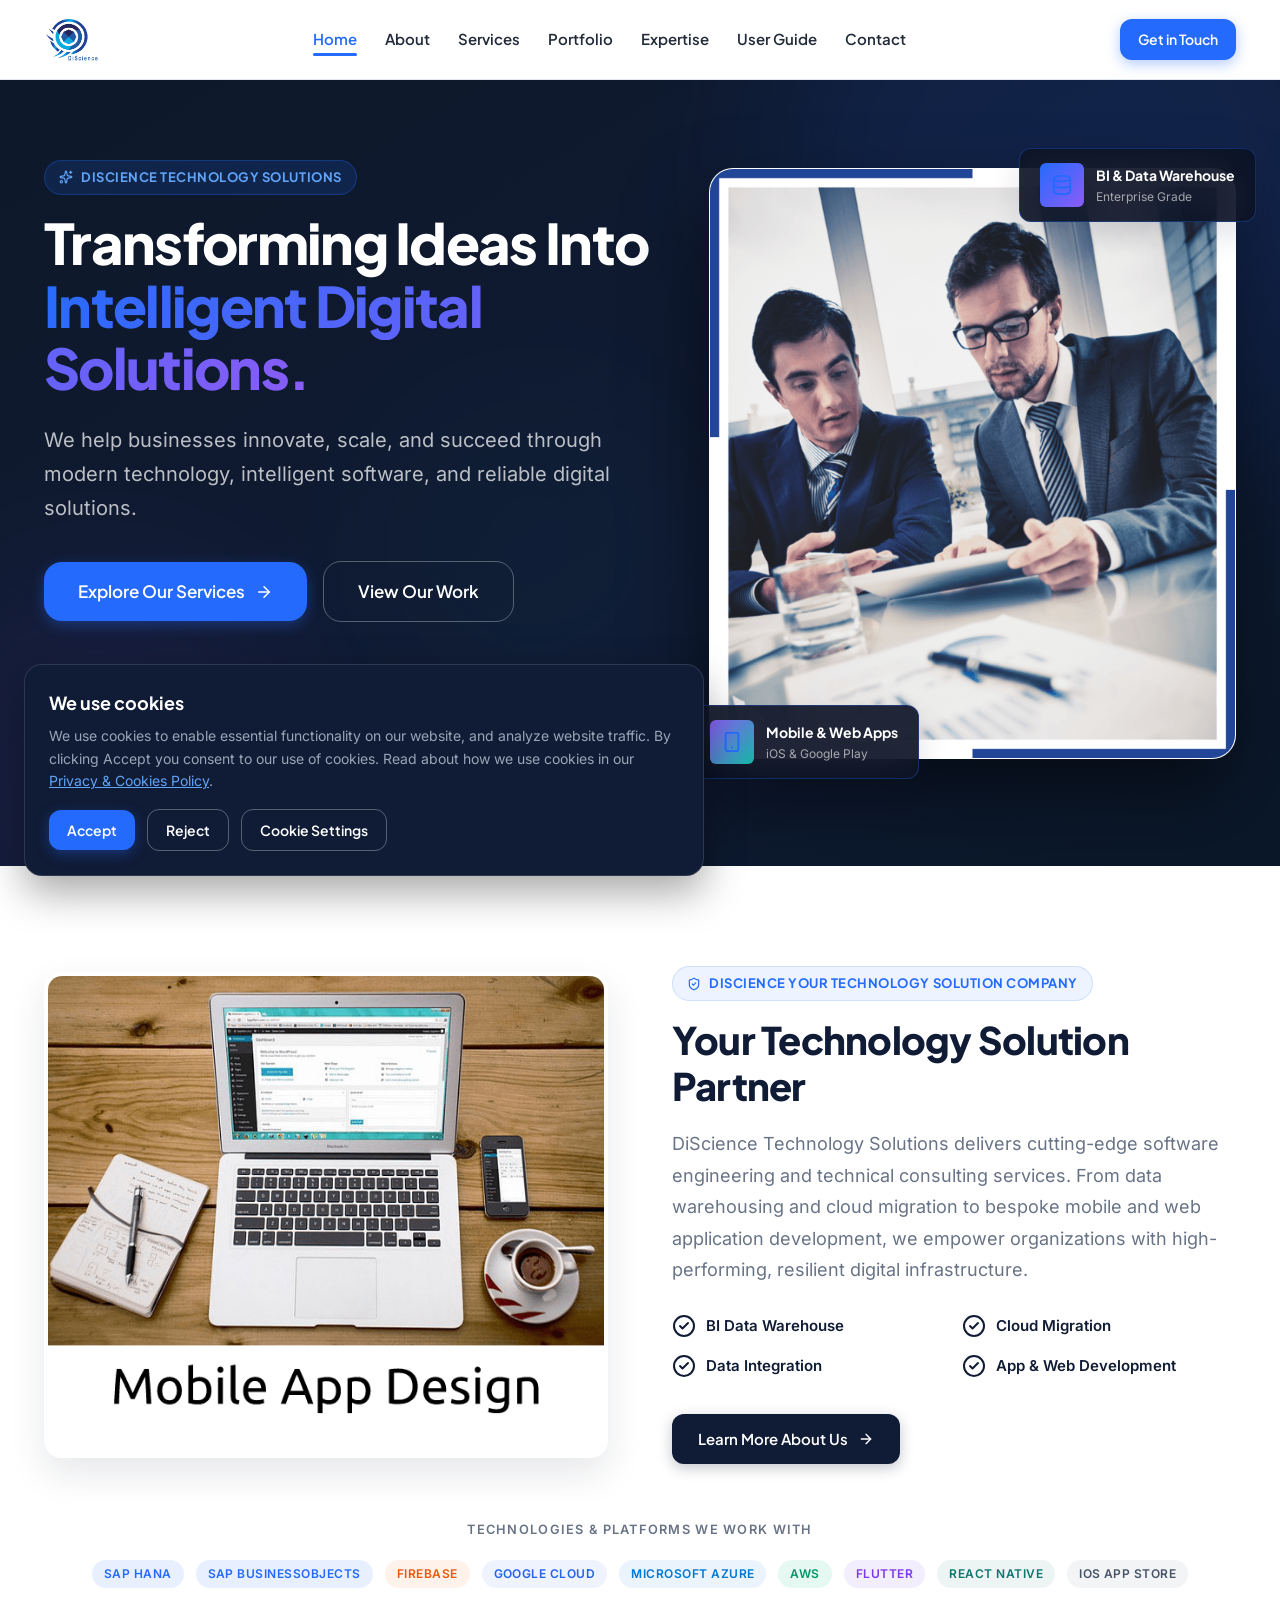
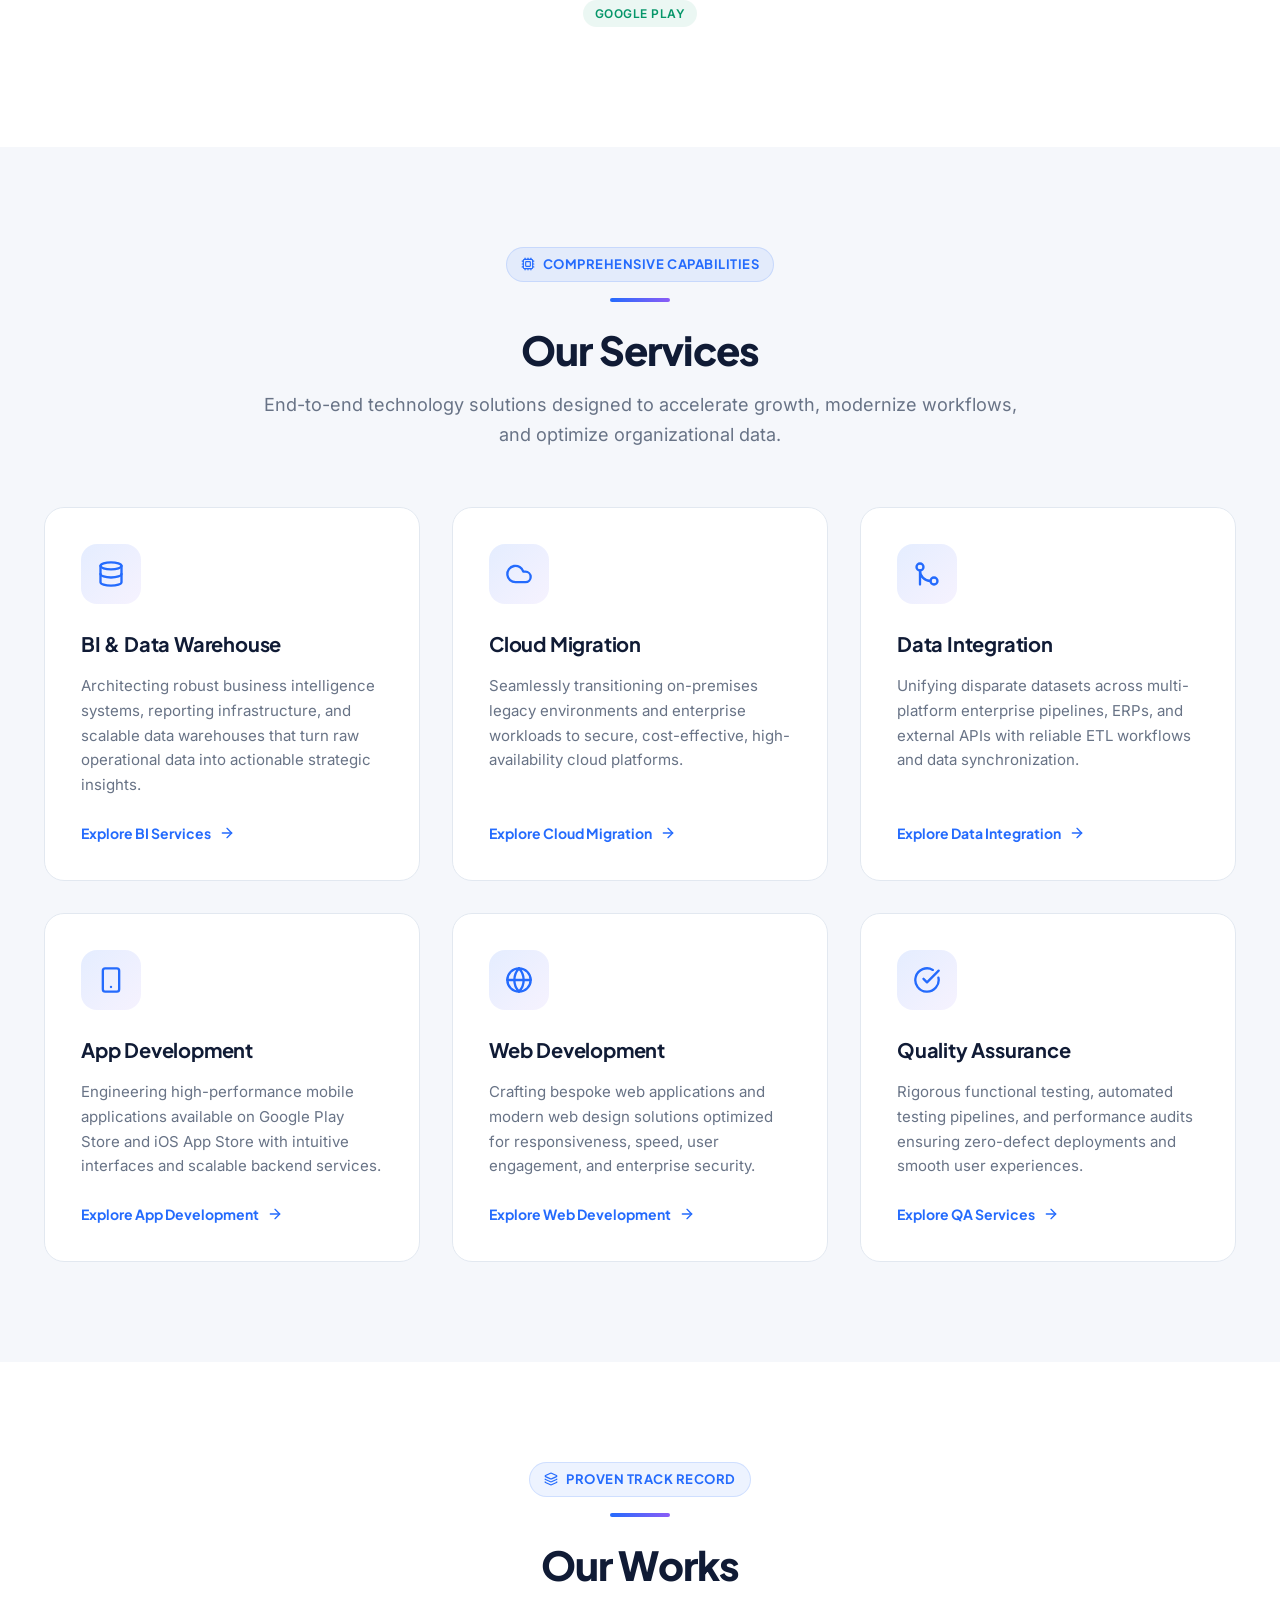
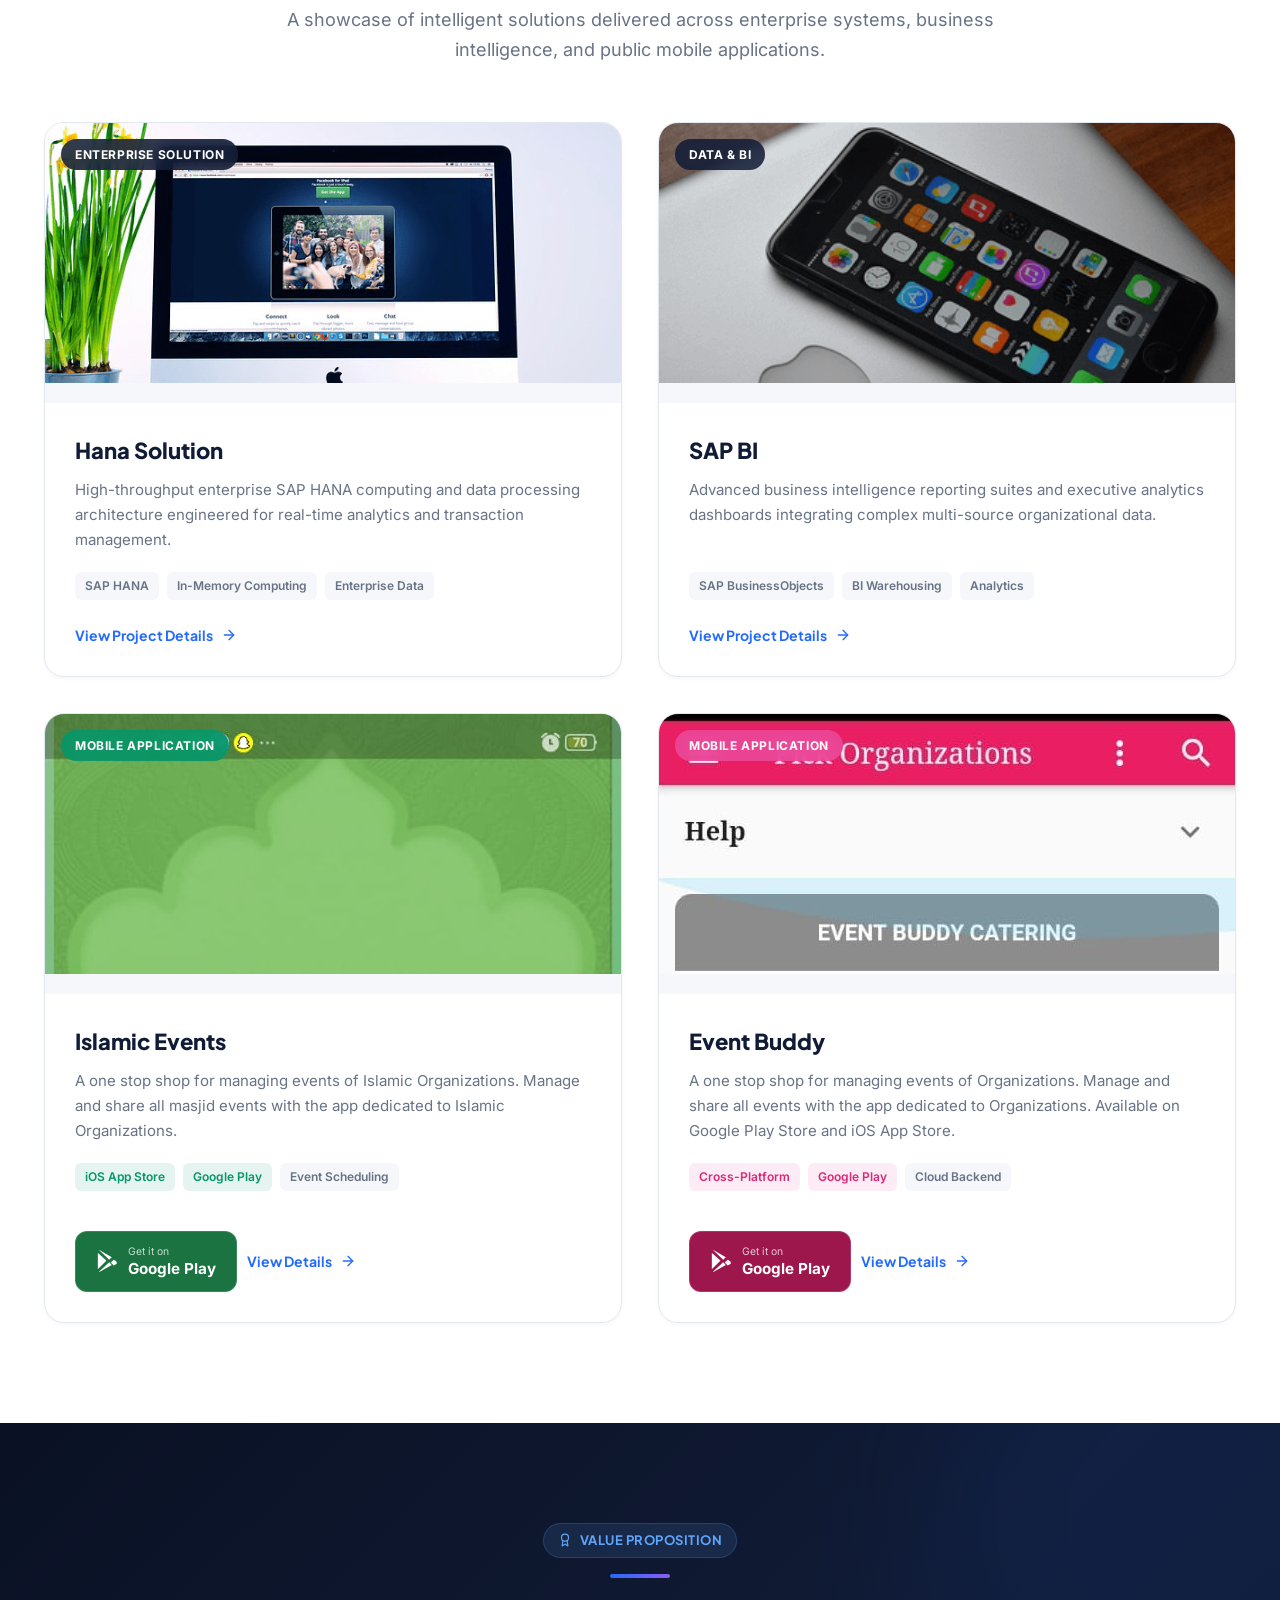
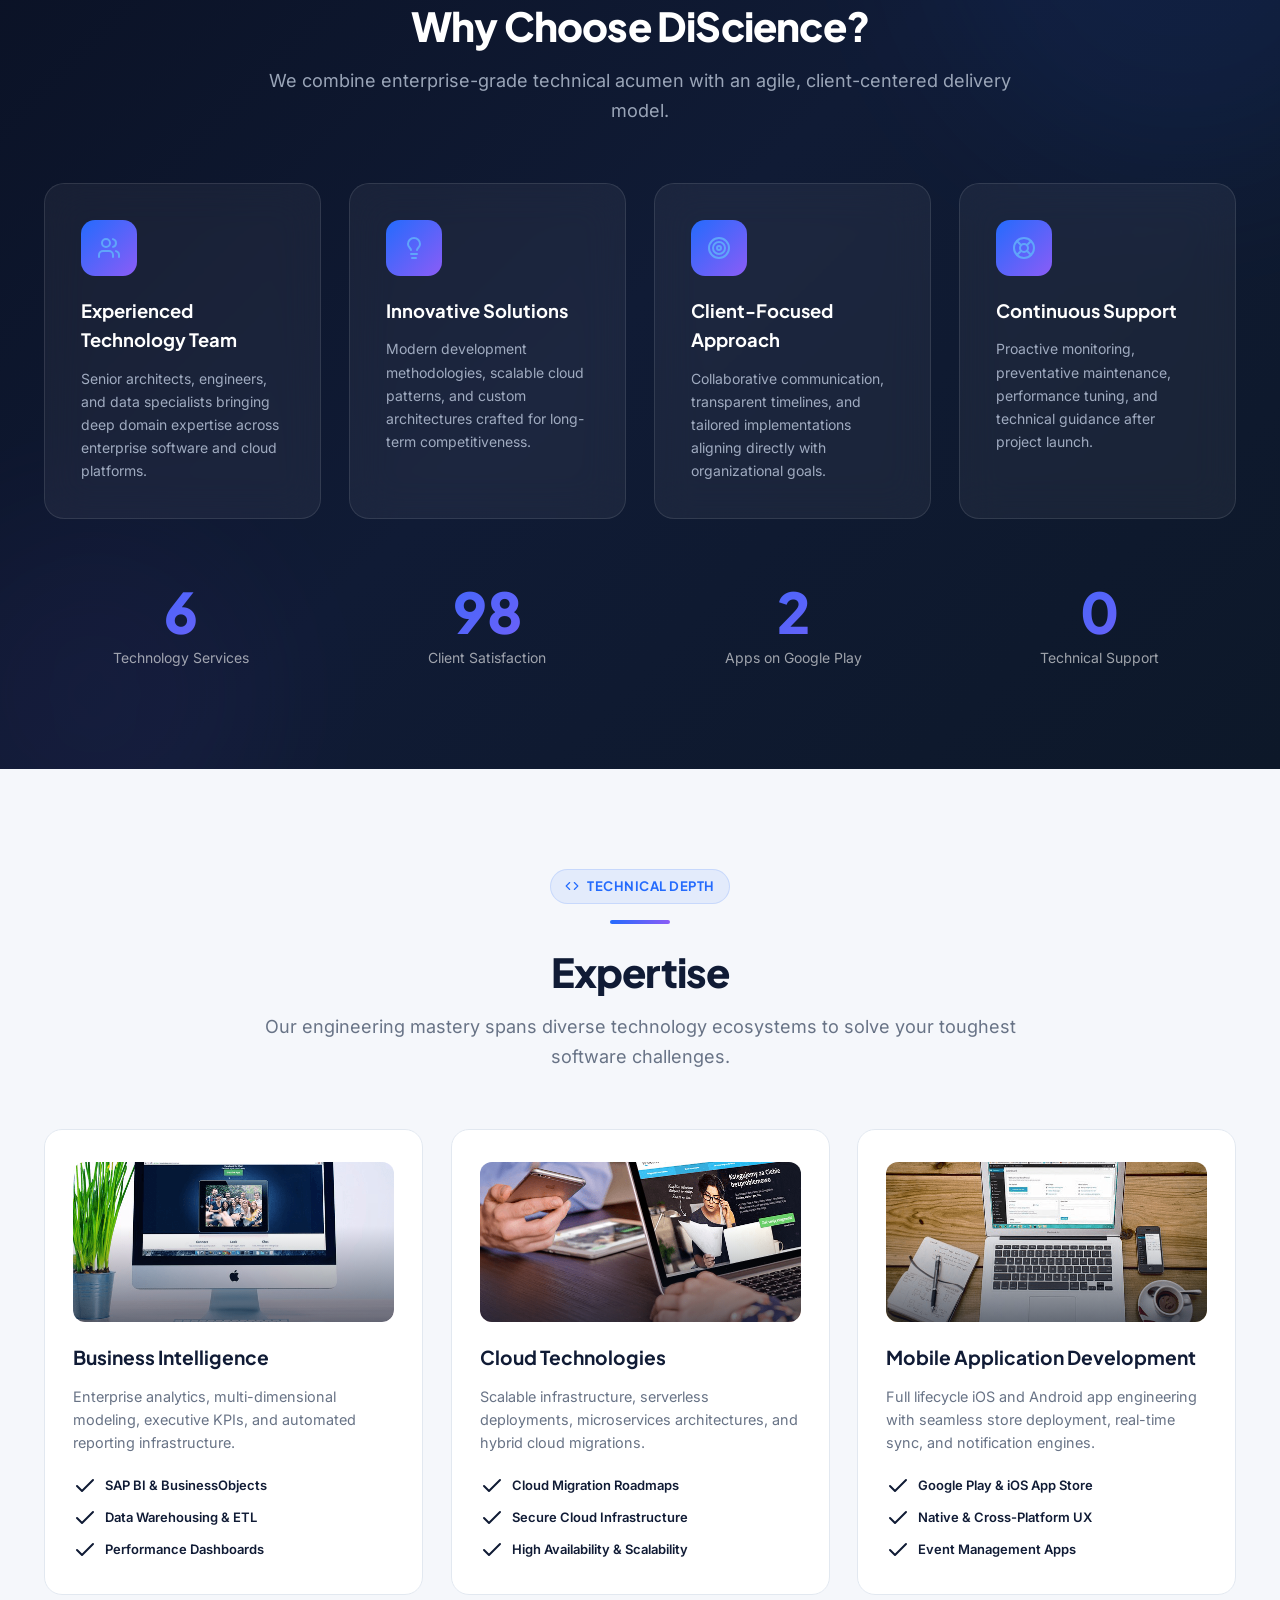
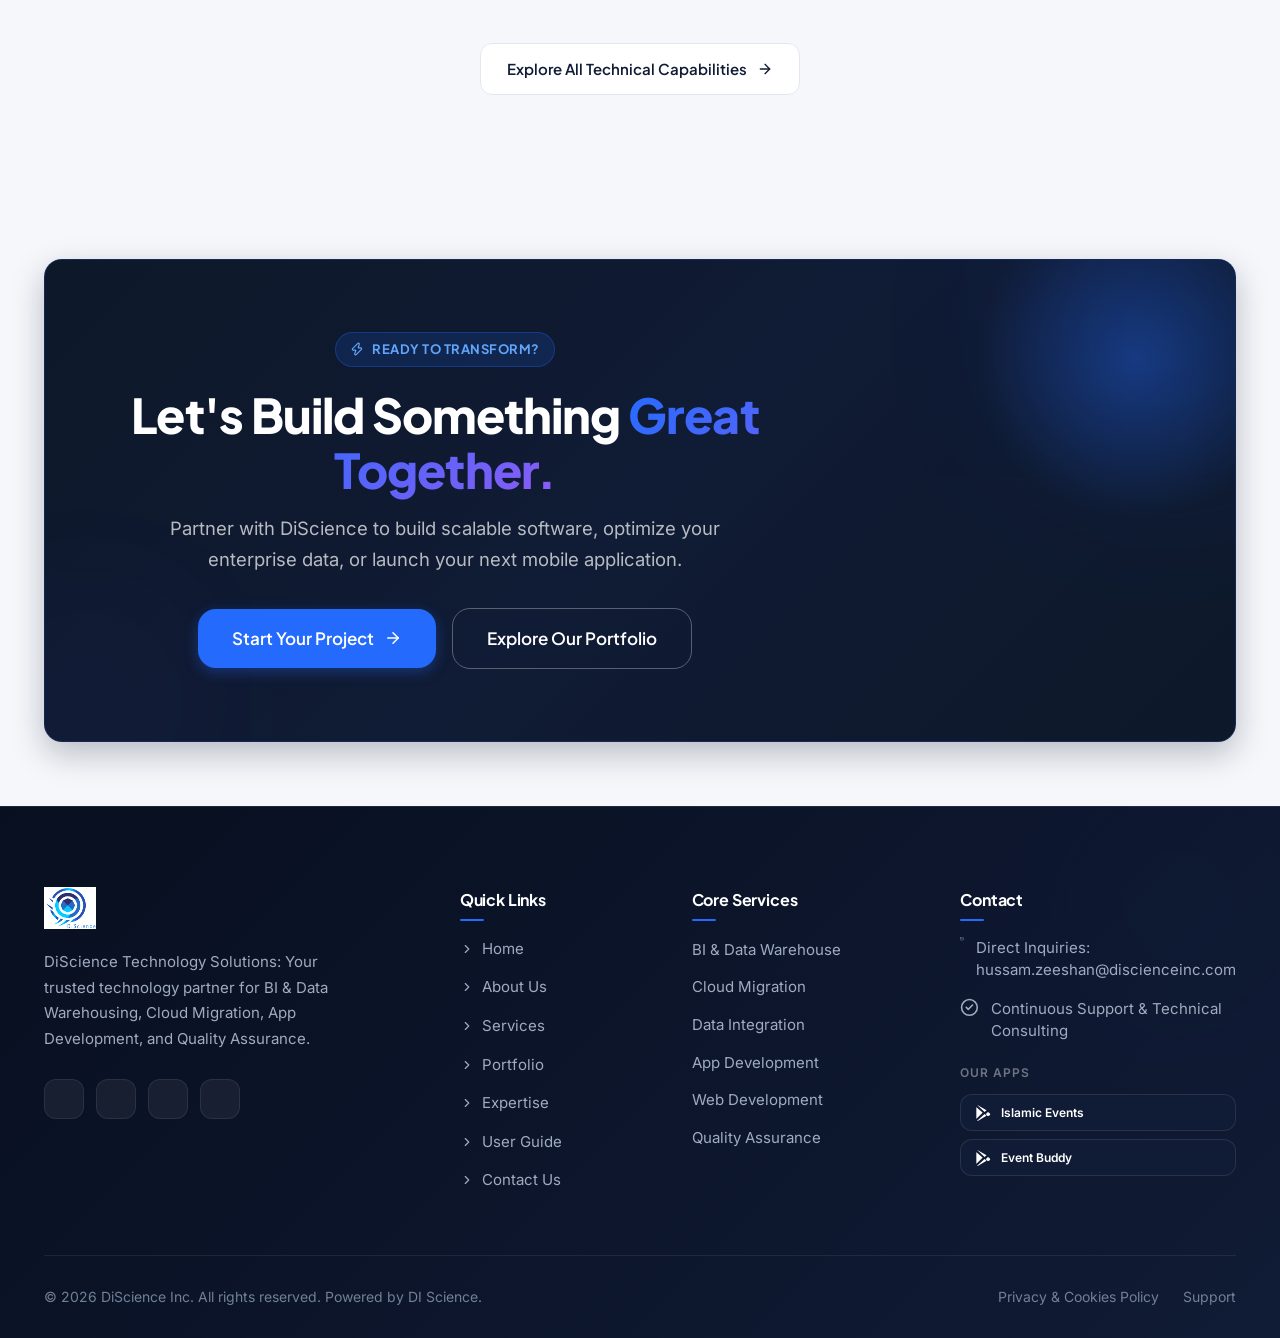
<file: index.html>
<!DOCTYPE html>
<html lang="en">
<head>
  <meta charset="UTF-8">
  <meta name="viewport" content="width=device-width, initial-scale=1.0">
  <title>DiScience Inc. | Your Technology Solution Partner</title>
  <meta name="description" content="DiScience Technology Solutions: BI &amp; Data Warehouse, Cloud Migration, Data Integration, App Development, Web Development, and Quality Assurance.">
  <meta property="og:title" content="DiScience Inc. - Technology Solution Partner">
  <meta property="og:description" content="Transforming Ideas Into Intelligent Digital Solutions. Cloud Migration, Data Warehouse, App Development and Enterprise Solutions.">
  <meta property="og:type" content="website">
  <meta property="og:image" content="assets/icons/discience-logo.png">

  <!-- Favicon -->
  <link rel="icon" type="image/png" sizes="32x32" href="assets/icons/favicon-32x32.png">
  <link rel="apple-touch-icon" sizes="180x180" href="assets/icons/favicon-180x180.png">

  <!-- Self-Hosted Local Typography -->
  <link rel="stylesheet" href="css/fonts.css">

  <!-- Core CSS -->
  <link rel="stylesheet" href="css/style.css">
  <link rel="stylesheet" href="css/animations.css">
  <link rel="stylesheet" href="css/pages.css">
  <link rel="stylesheet" href="css/responsive.css">

  <!-- Lucide Icons -->
  <script src="js/lucide.min.js"></script>
</head>
<body>

  <!-- ==========================================================================
       HEADER & NAVIGATION
       ========================================================================== -->
  <header class="site-header">
    <div class="container header-container">
      <a href="index.html" class="brand-logo" aria-label="DiScience Home">
        <img src="assets/icons/discience-logo.png" alt="DiScience Technology Solutions Logo" width="44" height="44">
        <div class="brand-text">
          <span class="brand-name">Di<span>Science</span></span>
          <span class="brand-tagline">Technology Solutions</span>
        </div>
      </a>

      <!-- Desktop Nav -->
      <nav class="main-nav" aria-label="Primary Navigation">
        <ul class="nav-list">
          <li><a href="index.html" class="nav-link active">Home</a></li>
          <li><a href="about.html" class="nav-link">About</a></li>
          <li><a href="services.html" class="nav-link">Services</a></li>
          <li><a href="portfolio.html" class="nav-link">Portfolio</a></li>
          <li><a href="expertise.html" class="nav-link">Expertise</a></li>
          <li><a href="user-guide.html" class="nav-link">User Guide</a></li>
          <li><a href="contact.html" class="nav-link">Contact</a></li>
        </ul>
      </nav>

      <div class="header-cta">
        <a href="contact.html" class="btn btn-primary btn-sm">Get in Touch</a>
        <!-- Mobile Hamburger -->
        <button class="mobile-toggle" aria-label="Toggle mobile menu" aria-expanded="false">
          <span></span>
          <span></span>
          <span></span>
        </button>
      </div>
    </div>
  </header>

  <!-- Mobile Drawer & Overlay -->
  <div class="mobile-drawer-overlay"></div>
  <aside class="mobile-drawer" aria-label="Mobile Navigation">
    <ul class="mobile-nav-list">
      <li><a href="index.html" class="mobile-nav-link active">Home <i data-lucide="chevron-right"></i></a></li>
      <li><a href="about.html" class="mobile-nav-link">About <i data-lucide="chevron-right"></i></a></li>
      <li><a href="services.html" class="mobile-nav-link">Services <i data-lucide="chevron-right"></i></a></li>
      <li><a href="portfolio.html" class="mobile-nav-link">Portfolio <i data-lucide="chevron-right"></i></a></li>
      <li><a href="expertise.html" class="mobile-nav-link">Expertise <i data-lucide="chevron-right"></i></a></li>
      <li><a href="user-guide.html" class="mobile-nav-link">User Guide <i data-lucide="chevron-right"></i></a></li>
      <li><a href="contact.html" class="mobile-nav-link">Contact <i data-lucide="chevron-right"></i></a></li>
      <li><a href="privacy.html" class="mobile-nav-link">Privacy Policy <i data-lucide="chevron-right"></i></a></li>
    </ul>
    <div class="mobile-drawer-cta">
      <a href="contact.html" class="btn btn-primary" style="width: 100%;">Get in Touch</a>
    </div>
  </aside>

  <!-- ==========================================================================
       SECTION 2: HERO SECTION
       ========================================================================== -->
  <section class="hero-section" style="position:relative;overflow:hidden;">
    <!-- Decorative orbs -->
    <div class="orb orb-blue" style="width:600px;height:600px;top:-200px;right:-100px;opacity:0.6;"></div>
    <div class="orb orb-purple" style="width:400px;height:400px;bottom:-100px;left:-100px;opacity:0.5;"></div>
    <div class="orb orb-teal" style="width:300px;height:300px;top:40%;left:30%;opacity:0.25;"></div>

    <div class="container hero-grid">
      <div class="hero-content reveal">
        <div class="kicker-badge" style="background:rgba(36,107,253,0.15);color:#60A5FA;border:1px solid rgba(36,107,253,0.3);">
          <i data-lucide="sparkles" style="width:14px;height:14px;"></i> DiScience Technology Solutions
        </div>
        <h1 class="hero-headline">
          Transforming Ideas Into <span class="gradient-text">Intelligent Digital Solutions.</span>
        </h1>
        <p class="hero-desc">
          We help businesses innovate, scale, and succeed through modern technology, intelligent software, and reliable digital solutions.
        </p>
        <div class="hero-actions">
          <a href="services.html" class="btn btn-primary btn-lg">
            Explore Our Services <i data-lucide="arrow-right" style="width:18px;height:18px;"></i>
          </a>
          <a href="portfolio.html" class="btn btn-outline-white btn-lg">View Our Work</a>
        </div>
        <div class="hero-stats-strip">
          <div class="stat-item">
            <span class="stat-number">6+</span>
            <span class="stat-label">Core Tech Practices</span>
          </div>
          <div class="stat-item">
            <span class="stat-number">100%</span>
            <span class="stat-label">Client Focused</span>
          </div>
          <div class="stat-item">
            <span class="stat-number">24/7</span>
            <span class="stat-label">Continuous Support</span>
          </div>
        </div>
      </div>

      <div class="hero-visual-wrapper reveal delay-200" style="position:relative;">
        <div class="hero-main-img-card" style="border-radius:24px;overflow:hidden;box-shadow:0 40px 80px rgba(0,0,0,0.5);border:1px solid rgba(255,255,255,0.1);">
          <img src="assets/images/hero/hero-desktop-showcase.png" alt="DiScience Technology Consulting" width="683" height="767" style="display:block;width:100%;height:100%;object-fit:cover;">
        </div>
        <div class="hero-floating-badge badge-top-right float-animation" style="background:rgba(10,17,36,0.9);backdrop-filter:blur(20px);border:1px solid rgba(36,107,253,0.3);">
          <div class="badge-icon-box" style="background:linear-gradient(135deg,#246BFD,#8B5CF6);">
            <i data-lucide="database" style="width:22px;height:22px;"></i>
          </div>
          <div class="badge-text-group">
            <span class="badge-title" style="color:#fff;">BI &amp; Data Warehouse</span>
            <span class="badge-subtitle" style="color:rgba(255,255,255,0.6);">Enterprise Grade</span>
          </div>
        </div>
        <div class="hero-floating-badge badge-bottom-left float-animation" style="animation-delay:-2.5s;background:rgba(10,17,36,0.9);backdrop-filter:blur(20px);border:1px solid rgba(36,107,253,0.3);">
          <div class="badge-icon-box" style="background:linear-gradient(135deg,#8B5CF6,#14B8A6);">
            <i data-lucide="smartphone" style="width:22px;height:22px;"></i>
          </div>
          <div class="badge-text-group">
            <span class="badge-title" style="color:#fff;">Mobile &amp; Web Apps</span>
            <span class="badge-subtitle" style="color:rgba(255,255,255,0.6);">iOS &amp; Google Play</span>
          </div>
        </div>
      </div>
    </div>
  </section>

  <!-- ==========================================================================
       SECTION 3: COMPANY INTRODUCTION
       ========================================================================== -->
  <section class="section section-white">
    <div class="container intro-grid">
      <div class="intro-visual reveal-left">
        <div class="intro-image-frame">
          <img src="assets/images/hero/hero-workspace-laptop.jpg" alt="DiScience Technology Consulting Team Workspace" width="1410" height="793">
        </div>
      </div>
      <div class="intro-content-block reveal-right">
        <div class="kicker-badge">
          <i data-lucide="shield-check" style="width: 14px; height: 14px;"></i> DISCIENCE YOUR TECHNOLOGY SOLUTION COMPANY
        </div>
        <h2>Your Technology Solution Partner</h2>
        <p class="intro-desc">
          DiScience Technology Solutions delivers cutting-edge software engineering and technical consulting services. From data warehousing and cloud migration to bespoke mobile and web application development, we empower organizations with high-performing, resilient digital infrastructure.
        </p>
        <div class="intro-highlights">
          <div class="highlight-check-item">
            <i data-lucide="check-circle-2"></i> BI Data Warehouse
          </div>
          <div class="highlight-check-item">
            <i data-lucide="check-circle-2"></i> Cloud Migration
          </div>
          <div class="highlight-check-item">
            <i data-lucide="check-circle-2"></i> Data Integration
          </div>
          <div class="highlight-check-item">
            <i data-lucide="check-circle-2"></i> App &amp; Web Development
          </div>
        </div>
        <a href="about.html" class="btn btn-navy">
          Learn More About Us <i data-lucide="arrow-right" style="width: 16px; height: 16px;"></i>
        </a>
      </div>
    </div>

    <!-- Trusted By Strip -->
    <div class="container" style="margin-top:56px;">
      <div class="reveal" style="text-align:center;margin-bottom:20px;">
        <p style="font-size:0.8rem;font-weight:600;letter-spacing:0.1em;text-transform:uppercase;color:var(--text-secondary);margin-bottom:20px;">Technologies &amp; Platforms We Work With</p>
        <div style="display:flex;flex-wrap:wrap;justify-content:center;align-items:center;gap:12px;">
          <span class="tag-chip tag-chip-blue">SAP HANA</span>
          <span class="tag-chip tag-chip-blue">SAP BusinessObjects</span>
          <span class="tag-chip" style="background:rgba(234,88,12,0.08);color:#ea580c;">Firebase</span>
          <span class="tag-chip" style="background:rgba(37,99,235,0.08);color:#2563eb;">Google Cloud</span>
          <span class="tag-chip" style="background:rgba(0,120,212,0.08);color:#0078d4;">Microsoft Azure</span>
          <span class="tag-chip tag-chip-green">AWS</span>
          <span class="tag-chip tag-chip-purple">Flutter</span>
          <span class="tag-chip" style="background:rgba(15,118,110,0.08);color:#0f766e;">React Native</span>
          <span class="tag-chip" style="background:rgba(100,116,139,0.08);color:#475569;">iOS App Store</span>
          <span class="tag-chip" style="background:rgba(5,150,105,0.08);color:#059669;">Google Play</span>
        </div>
      </div>
    </div>
  </section>

  <!-- ==========================================================================
       SECTION 4: CORE SERVICES
       ========================================================================== -->
  <section class="section">
    <div class="container">
      <div class="section-header reveal">
        <div class="kicker-badge">
          <i data-lucide="cpu" style="width: 14px; height: 14px;"></i> Comprehensive Capabilities
        </div>
        <div class="section-accent-line"></div>
        <h2 class="section-title">Our Services</h2>
        <p class="section-subtitle">
          End-to-end technology solutions designed to accelerate growth, modernize workflows, and optimize organizational data.
        </p>
      </div>

      <div class="services-grid">
        <!-- Service 1 -->
        <div class="service-card gradient-border reveal delay-100">
          <div class="service-icon-box">
            <i data-lucide="database" style="width: 28px; height: 28px;"></i>
          </div>
          <h3 class="service-title">BI &amp; Data Warehouse</h3>
          <p class="service-text">
            Architecting robust business intelligence systems, reporting infrastructure, and scalable data warehouses that turn raw operational data into actionable strategic insights.
          </p>
          <a href="services.html#bi-data-warehouse" class="service-link">
            Explore BI Services <i data-lucide="arrow-right" style="width: 16px; height: 16px;"></i>
          </a>
        </div>

        <!-- Service 2 -->
        <div class="service-card gradient-border reveal delay-200">
          <div class="service-icon-box">
            <i data-lucide="cloud" style="width: 28px; height: 28px;"></i>
          </div>
          <h3 class="service-title">Cloud Migration</h3>
          <p class="service-text">
            Seamlessly transitioning on-premises legacy environments and enterprise workloads to secure, cost-effective, high-availability cloud platforms.
          </p>
          <a href="services.html#cloud-migration" class="service-link">
            Explore Cloud Migration <i data-lucide="arrow-right" style="width: 16px; height: 16px;"></i>
          </a>
        </div>

        <!-- Service 3 -->
        <div class="service-card gradient-border reveal delay-300">
          <div class="service-icon-box">
            <i data-lucide="git-merge" style="width: 28px; height: 28px;"></i>
          </div>
          <h3 class="service-title">Data Integration</h3>
          <p class="service-text">
            Unifying disparate datasets across multi-platform enterprise pipelines, ERPs, and external APIs with reliable ETL workflows and data synchronization.
          </p>
          <a href="services.html#data-integration" class="service-link">
            Explore Data Integration <i data-lucide="arrow-right" style="width: 16px; height: 16px;"></i>
          </a>
        </div>

        <!-- Service 4 -->
        <div class="service-card gradient-border reveal delay-100">
          <div class="service-icon-box">
            <i data-lucide="smartphone" style="width: 28px; height: 28px;"></i>
          </div>
          <h3 class="service-title">App Development</h3>
          <p class="service-text">
            Engineering high-performance mobile applications available on Google Play Store and iOS App Store with intuitive interfaces and scalable backend services.
          </p>
          <a href="services.html#app-development" class="service-link">
            Explore App Development <i data-lucide="arrow-right" style="width: 16px; height: 16px;"></i>
          </a>
        </div>

        <!-- Service 5 -->
        <div class="service-card gradient-border reveal delay-200">
          <div class="service-icon-box">
            <i data-lucide="globe" style="width: 28px; height: 28px;"></i>
          </div>
          <h3 class="service-title">Web Development</h3>
          <p class="service-text">
            Crafting bespoke web applications and modern web design solutions optimized for responsiveness, speed, user engagement, and enterprise security.
          </p>
          <a href="services.html#web-development" class="service-link">
            Explore Web Development <i data-lucide="arrow-right" style="width: 16px; height: 16px;"></i>
          </a>
        </div>

        <!-- Service 6 -->
        <div class="service-card gradient-border reveal delay-300">
          <div class="service-icon-box">
            <i data-lucide="check-circle" style="width: 28px; height: 28px;"></i>
          </div>
          <h3 class="service-title">Quality Assurance</h3>
          <p class="service-text">
            Rigorous functional testing, automated testing pipelines, and performance audits ensuring zero-defect deployments and smooth user experiences.
          </p>
          <a href="services.html#quality-assurance" class="service-link">
            Explore QA Services <i data-lucide="arrow-right" style="width: 16px; height: 16px;"></i>
          </a>
        </div>
      </div>
    </div>
  </section>

  <!-- ==========================================================================
       SECTION 5: FEATURED PROJECTS / OUR WORKS
       ========================================================================== -->
  <section class="section section-white">
    <div class="container">
      <div class="section-header reveal">
        <div class="kicker-badge">
          <i data-lucide="layers" style="width: 14px; height: 14px;"></i> Proven Track Record
        </div>
        <div class="section-accent-line"></div>
        <h2 class="section-title">Our Works</h2>
        <p class="section-subtitle">
          A showcase of intelligent solutions delivered across enterprise systems, business intelligence, and public mobile applications.
        </p>
      </div>

      <div class="portfolio-grid">
        <!-- Featured Project 1: Hana Solution -->
        <div class="project-card reveal delay-100">
          <div class="project-image-box" style="overflow:hidden;position:relative;">
            <img src="assets/images/portfolio/hana-solution.png" alt="Hana Solution Enterprise Project" width="640" height="550" style="width:100%;height:260px;object-fit:cover;object-position:top;transition:transform 0.4s ease;">
            <span class="project-badge-tag">Enterprise Solution</span>
          </div>
          <div class="project-info-body">
            <h3 class="project-name">Hana Solution</h3>
            <p class="project-desc">
              High-throughput enterprise SAP HANA computing and data processing architecture engineered for real-time analytics and transaction management.
            </p>
            <div class="project-tech-pills">
              <span class="tech-pill">SAP HANA</span>
              <span class="tech-pill">In-Memory Computing</span>
              <span class="tech-pill">Enterprise Data</span>
            </div>
            <a href="portfolio.html" class="project-action-btn">
              View Project Details <i data-lucide="arrow-right" style="width: 16px; height: 16px;"></i>
            </a>
          </div>
        </div>

        <!-- Featured Project 2: SAP BI -->
        <div class="project-card reveal delay-200">
          <div class="project-image-box" style="overflow:hidden;position:relative;">
            <img src="assets/images/portfolio/sap-bi-solution.png" alt="SAP BI Solution Architecture" width="640" height="550" style="width:100%;height:260px;object-fit:cover;object-position:top;transition:transform 0.4s ease;">
            <span class="project-badge-tag">Data &amp; BI</span>
          </div>
          <div class="project-info-body">
            <h3 class="project-name">SAP BI</h3>
            <p class="project-desc">
              Advanced business intelligence reporting suites and executive analytics dashboards integrating complex multi-source organizational data.
            </p>
            <div class="project-tech-pills">
              <span class="tech-pill">SAP BusinessObjects</span>
              <span class="tech-pill">BI Warehousing</span>
              <span class="tech-pill">Analytics</span>
            </div>
            <a href="portfolio.html" class="project-action-btn">
              View Project Details <i data-lucide="arrow-right" style="width: 16px; height: 16px;"></i>
            </a>
          </div>
        </div>

        <!-- Featured Project 3: Islamic Events -->
        <div class="project-card reveal delay-100">
          <div class="project-image-box" style="overflow:hidden;position:relative;">
            <img src="assets/images/portfolio/islamic-events-app.png" alt="Islamic Events App - Green Theme" width="640" height="550" style="width:100%;height:260px;object-fit:cover;object-position:top;transition:transform 0.4s ease;">
            <span class="project-badge-tag" style="background:rgba(5,150,105,0.9);color:#fff;">Mobile Application</span>
          </div>
          <div class="project-info-body">
            <h3 class="project-name">Islamic Events</h3>
            <p class="project-desc">A one stop shop for managing events of Islamic Organizations. Manage and share all masjid events with the app dedicated to Islamic Organizations.</p>
            <div class="project-tech-pills">
              <span class="tech-pill" style="background:rgba(5,150,105,0.1);color:#059669;">iOS App Store</span>
              <span class="tech-pill" style="background:rgba(5,150,105,0.1);color:#059669;">Google Play</span>
              <span class="tech-pill">Event Scheduling</span>
            </div>
            <div style="display:flex;gap:10px;margin-top:16px;flex-wrap:wrap;">
              <a href="https://play.google.com/store/apps/details?id=com.discience.islamicEvents&hl=en" target="_blank" rel="noopener noreferrer" class="app-store-btn" style="background:#1a7340;border-color:rgba(255,255,255,0.15);">
                <svg viewBox="0 0 24 24" fill="currentColor"><path d="M3.18 23.76c.3.17.65.19.97.08l13.1-7.57-2.84-2.84-11.23 10.33zm-1.07-20.4a1.3 1.3 0 0 0-.11.52v16.24c0 .18.04.36.11.52l.07.07 9.1-9.1v-.22L2.18 3.29l-.07.07zm20.08 8.86-2.9-1.68-3.17 3.17 3.17 3.17 2.92-1.68c.83-.48.83-1.5-.02-1.98zM4.15.24L17.25 7.8l-2.84 2.84L4.15.72a.92.92 0 0 1 0-1.48V.24z"/></svg>
                <div><span class="app-store-btn-label">Get it on</span><span class="app-store-btn-name">Google Play</span></div>
              </a>
              <a href="portfolio.html" class="project-action-btn" style="margin-top:0;">View Details <i data-lucide="arrow-right" style="width:16px;height:16px;"></i></a>
            </div>
          </div>
        </div>

        <!-- Featured Project 4: Event Buddy -->
        <div class="project-card reveal delay-200">
          <div class="project-image-box" style="overflow:hidden;position:relative;">
            <img src="assets/images/portfolio/event-buddy-app.png" alt="Event Buddy App - Pink Theme" width="640" height="550" style="width:100%;height:260px;object-fit:cover;object-position:top;transition:transform 0.4s ease;">
            <span class="project-badge-tag" style="background:rgba(236,72,153,0.9);color:#fff;">Mobile Application</span>
          </div>
          <div class="project-info-body">
            <h3 class="project-name">Event Buddy</h3>
            <p class="project-desc">A one stop shop for managing events of Organizations. Manage and share all events with the app dedicated to Organizations. Available on Google Play Store and iOS App Store.</p>
            <div class="project-tech-pills">
              <span class="tech-pill" style="background:rgba(236,72,153,0.1);color:#DB2777;">Cross-Platform</span>
              <span class="tech-pill" style="background:rgba(236,72,153,0.1);color:#DB2777;">Google Play</span>
              <span class="tech-pill">Cloud Backend</span>
            </div>
            <div style="display:flex;gap:10px;margin-top:16px;flex-wrap:wrap;">
              <a href="https://play.google.com/store/apps/details?id=com.discience.eventbuddy&hl=en_CA&gl=US" target="_blank" rel="noopener noreferrer" class="app-store-btn" style="background:#9d174d;border-color:rgba(255,255,255,0.15);">
                <svg viewBox="0 0 24 24" fill="currentColor"><path d="M3.18 23.76c.3.17.65.19.97.08l13.1-7.57-2.84-2.84-11.23 10.33zm-1.07-20.4a1.3 1.3 0 0 0-.11.52v16.24c0 .18.04.36.11.52l.07.07 9.1-9.1v-.22L2.18 3.29l-.07.07zm20.08 8.86-2.9-1.68-3.17 3.17 3.17 3.17 2.92-1.68c.83-.48.83-1.5-.02-1.98zM4.15.24L17.25 7.8l-2.84 2.84L4.15.72a.92.92 0 0 1 0-1.48V.24z"/></svg>
                <div><span class="app-store-btn-label">Get it on</span><span class="app-store-btn-name">Google Play</span></div>
              </a>
              <a href="portfolio.html" class="project-action-btn" style="margin-top:0;">View Details <i data-lucide="arrow-right" style="width:16px;height:16px;"></i></a>
            </div>
          </div>
        </div>
      </div>
    </div>
  </section>

  <!-- ==========================================================================
       SECTION 6: WHY CHOOSE DISCIENCE?
       ========================================================================== -->
  <section class="section section-navy" style="position:relative;overflow:hidden;">
    <!-- Background orbs -->
    <div class="orb orb-blue" style="width:500px;height:500px;top:-150px;right:-150px;opacity:0.4;"></div>
    <div class="orb orb-purple" style="width:350px;height:350px;bottom:-100px;left:-80px;opacity:0.35;"></div>

    <div class="container" style="position:relative;z-index:1;">
      <div class="section-header reveal">
        <div class="kicker-badge">
          <i data-lucide="award" style="width: 14px; height: 14px;"></i> Value Proposition
        </div>
        <div class="section-accent-line"></div>
        <h2 class="section-title">Why Choose DiScience?</h2>
        <p class="section-subtitle">
          We combine enterprise-grade technical acumen with an agile, client-centered delivery model.
        </p>
      </div>

      <div class="why-grid">
        <!-- Col 1 -->
        <div class="why-card glass-card reveal delay-100">
          <div class="why-icon-box">
            <i data-lucide="users" style="width: 24px; height: 24px;"></i>
          </div>
          <h3 class="why-title">Experienced Technology Team</h3>
          <p class="why-text">
            Senior architects, engineers, and data specialists bringing deep domain expertise across enterprise software and cloud platforms.
          </p>
        </div>

        <!-- Col 2 -->
        <div class="why-card glass-card reveal delay-200">
          <div class="why-icon-box">
            <i data-lucide="lightbulb" style="width: 24px; height: 24px;"></i>
          </div>
          <h3 class="why-title">Innovative Solutions</h3>
          <p class="why-text">
            Modern development methodologies, scalable cloud patterns, and custom architectures crafted for long-term competitiveness.
          </p>
        </div>

        <!-- Col 3 -->
        <div class="why-card glass-card reveal delay-300">
          <div class="why-icon-box">
            <i data-lucide="target" style="width: 24px; height: 24px;"></i>
          </div>
          <h3 class="why-title">Client-Focused Approach</h3>
          <p class="why-text">
            Collaborative communication, transparent timelines, and tailored implementations aligning directly with organizational goals.
          </p>
        </div>

        <!-- Col 4 -->
        <div class="why-card glass-card reveal delay-400">
          <div class="why-icon-box">
            <i data-lucide="life-buoy" style="width: 24px; height: 24px;"></i>
          </div>
          <h3 class="why-title">Continuous Support</h3>
          <p class="why-text">
            Proactive monitoring, preventative maintenance, performance tuning, and technical guidance after project launch.
          </p>
        </div>
      </div>

      <!-- Counter Stats -->
      <div class="reveal" style="margin-top:64px;display:grid;grid-template-columns:repeat(auto-fit,minmax(160px,1fr));gap:32px;text-align:center;">
        <div>
          <div class="counter-number" data-target="6">6+</div>
          <p style="color:rgba(255,255,255,0.6);font-size:0.875rem;margin-top:8px;">Technology Services</p>
        </div>
        <div>
          <div class="counter-number" data-target="100">100%</div>
          <p style="color:rgba(255,255,255,0.6);font-size:0.875rem;margin-top:8px;">Client Satisfaction</p>
        </div>
        <div>
          <div class="counter-number" data-target="2">2+</div>
          <p style="color:rgba(255,255,255,0.6);font-size:0.875rem;margin-top:8px;">Apps on Google Play</p>
        </div>
        <div>
          <div class="counter-number">24/7</div>
          <p style="color:rgba(255,255,255,0.6);font-size:0.875rem;margin-top:8px;">Technical Support</p>
        </div>
      </div>
    </div>
  </section>

  <!-- ==========================================================================
       SECTION 7: EXPERTISE
       ========================================================================== -->
  <section class="section">
    <div class="container">
      <div class="section-header reveal">
        <div class="kicker-badge">
          <i data-lucide="code" style="width: 14px; height: 14px;"></i> Technical Depth
        </div>
        <div class="section-accent-line"></div>
        <h2 class="section-title">Expertise</h2>
        <p class="section-subtitle">
          Our engineering mastery spans diverse technology ecosystems to solve your toughest software challenges.
        </p>
      </div>

      <div class="expertise-grid">
        <!-- Exp 1 -->
        <div class="expertise-card reveal delay-100">
          <div class="expertise-thumb" style="position:relative;overflow:hidden;border-radius:12px;">
            <img src="assets/images/expertise/bi-analytics.png" alt="Business Intelligence Domain" width="394" height="339" style="width:100%;height:220px;object-fit:cover;display:block;transition:transform 0.4s ease;">
            <div style="position:absolute;inset:0;background:linear-gradient(to top,rgba(13,24,41,0.6) 0%,transparent 60%);pointer-events:none;border-radius:12px;"></div>
          </div>
          <h3 class="expertise-name">Business Intelligence</h3>
          <p class="expertise-summary">
            Enterprise analytics, multi-dimensional modeling, executive KPIs, and automated reporting infrastructure.
          </p>
          <div class="expertise-list">
            <div class="expertise-item"><i data-lucide="check"></i> SAP BI &amp; BusinessObjects</div>
            <div class="expertise-item"><i data-lucide="check"></i> Data Warehousing &amp; ETL</div>
            <div class="expertise-item"><i data-lucide="check"></i> Performance Dashboards</div>
          </div>
        </div>

        <!-- Exp 2 -->
        <div class="expertise-card reveal delay-200">
          <div class="expertise-thumb" style="position:relative;overflow:hidden;border-radius:12px;">
            <img src="assets/images/expertise/cloud-infrastructure.png" alt="Cloud Technologies Domain" width="394" height="339" style="width:100%;height:220px;object-fit:cover;display:block;transition:transform 0.4s ease;">
            <div style="position:absolute;inset:0;background:linear-gradient(to top,rgba(13,24,41,0.6) 0%,transparent 60%);pointer-events:none;border-radius:12px;"></div>
          </div>
          <h3 class="expertise-name">Cloud Technologies</h3>
          <p class="expertise-summary">
            Scalable infrastructure, serverless deployments, microservices architectures, and hybrid cloud migrations.
          </p>
          <div class="expertise-list">
            <div class="expertise-item"><i data-lucide="check"></i> Cloud Migration Roadmaps</div>
            <div class="expertise-item"><i data-lucide="check"></i> Secure Cloud Infrastructure</div>
            <div class="expertise-item"><i data-lucide="check"></i> High Availability &amp; Scalability</div>
          </div>
        </div>

        <!-- Exp 3 -->
        <div class="expertise-card reveal delay-300">
          <div class="expertise-thumb" style="position:relative;overflow:hidden;border-radius:12px;">
            <img src="assets/images/expertise/mobile-engineering.png" alt="Mobile Application Development" width="323" height="278" style="width:100%;height:220px;object-fit:cover;display:block;transition:transform 0.4s ease;">
            <div style="position:absolute;inset:0;background:linear-gradient(to top,rgba(13,24,41,0.6) 0%,transparent 60%);pointer-events:none;border-radius:12px;"></div>
          </div>
          <h3 class="expertise-name">Mobile Application Development</h3>
          <p class="expertise-summary">
            Full lifecycle iOS and Android app engineering with seamless store deployment, real-time sync, and notification engines.
          </p>
          <div class="expertise-list">
            <div class="expertise-item"><i data-lucide="check"></i> Google Play &amp; iOS App Store</div>
            <div class="expertise-item"><i data-lucide="check"></i> Native &amp; Cross-Platform UX</div>
            <div class="expertise-item"><i data-lucide="check"></i> Event Management Apps</div>
          </div>
        </div>
      </div>

      <div style="text-align: center; margin-top: 48px;" class="reveal">
        <a href="expertise.html" class="btn btn-outline">
          Explore All Technical Capabilities <i data-lucide="arrow-right" style="width: 16px; height: 16px;"></i>
        </a>
      </div>
    </div>
  </section>

  <!-- ==========================================================================
       SECTION 8: CALL TO ACTION
       ========================================================================== -->
  <section class="section-sm" style="position:relative;overflow:hidden;">
    <div class="container">
      <div class="cta-banner-box reveal" style="background:linear-gradient(135deg,#0D1829 0%,#101B35 50%,#0D1829 100%);border:1px solid rgba(36,107,253,0.2);position:relative;overflow:hidden;text-align:center;">
        <!-- CTA orbs -->
        <div class="orb orb-blue" style="width:300px;height:300px;top:-80px;right:-80px;opacity:0.5;position:absolute;"></div>
        <div class="orb orb-purple" style="width:200px;height:200px;bottom:-60px;left:-60px;opacity:0.4;position:absolute;"></div>
        <div class="cta-banner-content" style="position:relative;z-index:1;">
          <div class="kicker-badge" style="background:rgba(36,107,253,0.15);color:#60A5FA;border:1px solid rgba(36,107,253,0.3);display:inline-flex;margin-bottom:20px;">
            <i data-lucide="zap" style="width:14px;height:14px;"></i> Ready to Transform?
          </div>
          <h2 class="cta-title" style="color:#fff;font-size:clamp(1.75rem,4vw,3rem);font-weight:800;line-height:1.15;margin-bottom:16px;">Let's Build Something <span class="gradient-text">Great Together.</span></h2>
          <p class="cta-desc" style="color:rgba(255,255,255,0.7);max-width:560px;margin:0 auto 32px;">
            Partner with DiScience to build scalable software, optimize your enterprise data, or launch your next mobile application.
          </p>
          <div class="cta-actions" style="justify-content:center;">
            <a href="contact.html" class="btn btn-primary btn-lg">
              Start Your Project <i data-lucide="arrow-right" style="width: 18px; height: 18px;"></i>
            </a>
            <a href="portfolio.html" class="btn btn-outline-white btn-lg">
              Explore Our Portfolio
            </a>
          </div>
        </div>
      </div>
    </div>
  </section>

  <!-- ==========================================================================
       SECTION 9: FOOTER
       ========================================================================== -->
  <footer class="site-footer" style="position:relative;overflow:hidden;">
    <div class="orb orb-blue" style="width:400px;height:400px;top:-100px;right:-100px;opacity:0.08;"></div>
    <div class="container" style="position:relative;z-index:1;">
      <div class="footer-top-grid">
        <!-- Brand Col -->
        <div class="footer-brand">
          <a href="index.html" class="footer-logo">
            <img src="assets/icons/discience-logo.png" alt="DiScience Logo" width="42" height="42">
            <span class="footer-brand-name">Di<span>Science</span></span>
          </a>
          <p class="footer-desc">
            DiScience Technology Solutions: Your trusted technology partner for BI &amp; Data Warehousing, Cloud Migration, App Development, and Quality Assurance.
          </p>
          <div class="footer-socials">
            <a href="#facebook" class="social-icon-btn" aria-label="Facebook" target="_blank" rel="noopener"><i data-lucide="facebook"></i></a>
            <a href="#twitter" class="social-icon-btn" aria-label="Twitter" target="_blank" rel="noopener"><i data-lucide="twitter"></i></a>
            <a href="#linkedin" class="social-icon-btn" aria-label="LinkedIn" target="_blank" rel="noopener"><i data-lucide="linkedin"></i></a>
            <a href="#youtube" class="social-icon-btn" aria-label="YouTube" target="_blank" rel="noopener"><i data-lucide="youtube"></i></a>
          </div>
        </div>

        <!-- Quick Links -->
        <div>
          <h4 class="footer-col-title">Quick Links</h4>
          <ul class="footer-links-list">
            <li><a href="index.html" class="footer-link"><i data-lucide="chevron-right" style="width: 14px;"></i> Home</a></li>
            <li><a href="about.html" class="footer-link"><i data-lucide="chevron-right" style="width: 14px;"></i> About Us</a></li>
            <li><a href="services.html" class="footer-link"><i data-lucide="chevron-right" style="width: 14px;"></i> Services</a></li>
            <li><a href="portfolio.html" class="footer-link"><i data-lucide="chevron-right" style="width: 14px;"></i> Portfolio</a></li>
            <li><a href="expertise.html" class="footer-link"><i data-lucide="chevron-right" style="width: 14px;"></i> Expertise</a></li>
            <li><a href="user-guide.html" class="footer-link"><i data-lucide="chevron-right" style="width: 14px;"></i> User Guide</a></li>
            <li><a href="contact.html" class="footer-link"><i data-lucide="chevron-right" style="width: 14px;"></i> Contact Us</a></li>
          </ul>
        </div>

        <!-- Services -->
        <div>
          <h4 class="footer-col-title">Core Services</h4>
          <ul class="footer-links-list">
            <li><a href="services.html#bi-data-warehouse" class="footer-link">BI &amp; Data Warehouse</a></li>
            <li><a href="services.html#cloud-migration" class="footer-link">Cloud Migration</a></li>
            <li><a href="services.html#data-integration" class="footer-link">Data Integration</a></li>
            <li><a href="services.html#app-development" class="footer-link">App Development</a></li>
            <li><a href="services.html#web-development" class="footer-link">Web Development</a></li>
            <li><a href="services.html#quality-assurance" class="footer-link">Quality Assurance</a></li>
          </ul>
        </div>

        <!-- Contact Info -->
        <div>
          <h4 class="footer-col-title">Contact</h4>
          <div class="footer-contact-info">
            <div class="footer-contact-item">
              <i data-lucide="mail"></i>
              <div>
                <span>Direct Inquiries:</span><br>
                <a href="mailto:hussam.zeeshan@discienceinc.com">hussam.zeeshan@discienceinc.com</a>
              </div>
            </div>
            <div class="footer-contact-item">
              <i data-lucide="check-circle-2"></i>
              <div>Continuous Support &amp; Technical Consulting</div>
            </div>
          </div>
          <!-- App Download Links in Footer -->
          <div style="margin-top:20px;">
            <p style="font-size:0.75rem;font-weight:600;text-transform:uppercase;letter-spacing:0.08em;color:rgba(255,255,255,0.4);margin-bottom:12px;">Our Apps</p>
            <div style="display:flex;flex-direction:column;gap:8px;">
              <a href="https://play.google.com/store/apps/details?id=com.discience.islamicEvents&hl=en" target="_blank" rel="noopener noreferrer" class="app-store-btn" style="font-size:0.75rem;padding:8px 14px;">
                <svg viewBox="0 0 24 24" fill="currentColor" style="width:16px;height:16px;flex-shrink:0;"><path d="M3.18 23.76c.3.17.65.19.97.08l13.1-7.57-2.84-2.84-11.23 10.33zm-1.07-20.4a1.3 1.3 0 0 0-.11.52v16.24c0 .18.04.36.11.52l.07.07 9.1-9.1v-.22L2.18 3.29l-.07.07zm20.08 8.86-2.9-1.68-3.17 3.17 3.17 3.17 2.92-1.68c.83-.48.83-1.5-.02-1.98zM4.15.24L17.25 7.8l-2.84 2.84L4.15.72a.92.92 0 0 1 0-1.48V.24z"/></svg>
                <span>Islamic Events</span>
              </a>
              <a href="https://play.google.com/store/apps/details?id=com.discience.eventbuddy&hl=en_CA&gl=US" target="_blank" rel="noopener noreferrer" class="app-store-btn" style="font-size:0.75rem;padding:8px 14px;">
                <svg viewBox="0 0 24 24" fill="currentColor" style="width:16px;height:16px;flex-shrink:0;"><path d="M3.18 23.76c.3.17.65.19.97.08l13.1-7.57-2.84-2.84-11.23 10.33zm-1.07-20.4a1.3 1.3 0 0 0-.11.52v16.24c0 .18.04.36.11.52l.07.07 9.1-9.1v-.22L2.18 3.29l-.07.07zm20.08 8.86-2.9-1.68-3.17 3.17 3.17 3.17 2.92-1.68c.83-.48.83-1.5-.02-1.98zM4.15.24L17.25 7.8l-2.84 2.84L4.15.72a.92.92 0 0 1 0-1.48V.24z"/></svg>
                <span>Event Buddy</span>
              </a>
            </div>
          </div>
        </div>
      </div>

      <div class="footer-bottom">
        <div>
          &copy; <span class="current-year"></span> DiScience Inc. All rights reserved. Powered by DI Science.
        </div>
        <div class="footer-bottom-links">
          <a href="privacy.html">Privacy &amp; Cookies Policy</a>
          <a href="contact.html">Support</a>
        </div>
      </div>
    </div>
  </footer>

  <!-- Cookie Consent Banner -->
  <div id="cookieBanner" class="cookie-banner" role="dialog" aria-live="polite">
    <div class="cookie-content">
      <h4>We use cookies</h4>
      <p>
        We use cookies to enable essential functionality on our website, and analyze website traffic. By clicking Accept you consent to our use of cookies. Read about how we use cookies in our <a href="privacy.html">Privacy &amp; Cookies Policy</a>.
      </p>
    </div>
    <div class="cookie-actions">
      <button id="acceptCookiesBtn" class="btn btn-primary btn-sm">Accept</button>
      <button id="rejectCookiesBtn" class="btn btn-outline-white btn-sm">Reject</button>
      <button id="openCookieSettingsBtn" class="btn btn-outline-white btn-sm">Cookie Settings</button>
    </div>
  </div>

  <!-- Cookie Settings Modal -->
  <div id="cookieSettingsModal" class="modal-overlay">
    <div class="modal-card">
      <div class="modal-header">
        <h3 class="modal-title">Your Cookie Settings</h3>
        <button id="closeCookieSettingsBtn" class="modal-close-btn" aria-label="Close modal">
          <i data-lucide="x"></i>
        </button>
      </div>
      <p style="font-size: 0.875rem; color: var(--text-secondary); margin-bottom: 20px;">
        We use cookies to enable essential functionality on our website, and analyze website traffic. Read about how we use cookies.
      </p>
      
      <div class="cookie-category-item">
        <div class="category-header">
          <span class="category-title">Essential</span>
          <span class="category-status-pill status-required">Always On</span>
        </div>
        <p class="category-desc">
          These cookies are strictly necessary to provide you with services available through our websites. You cannot refuse these cookies without impacting how our websites function.
        </p>
      </div>

      <div class="cookie-category-item">
        <div class="category-header">
          <span class="category-title">Analytics</span>
          <label style="display: flex; align-items: center; gap: 8px; cursor: pointer;">
            <input type="checkbox" id="analyticsConsentCheckbox" checked>
            <span style="font-size: 0.8125rem; font-weight: 600;">Enable</span>
          </label>
        </div>
        <p class="category-desc">
          These cookies collect information that is used in aggregate form to help us understand how our websites are being used or how effective our marketing campaigns are.
        </p>
      </div>

      <div style="margin-top: 24px; display: flex; justify-content: flex-end; gap: 12px;">
        <button id="saveCookieSettingsBtn" class="btn btn-primary btn-sm">Save Settings</button>
      </div>
    </div>
  </div>

  <!-- Back to top button -->
  <button class="back-to-top" aria-label="Back to top">
    <i data-lucide="arrow-up"></i>
  </button>

  <!-- Modular Scripts -->
  <script src="js/storage.js"></script>
  <script src="js/navigation.js"></script>
  <script src="js/animations.js"></script>
  <script src="js/main.js"></script>
</body>
</html>
</file>
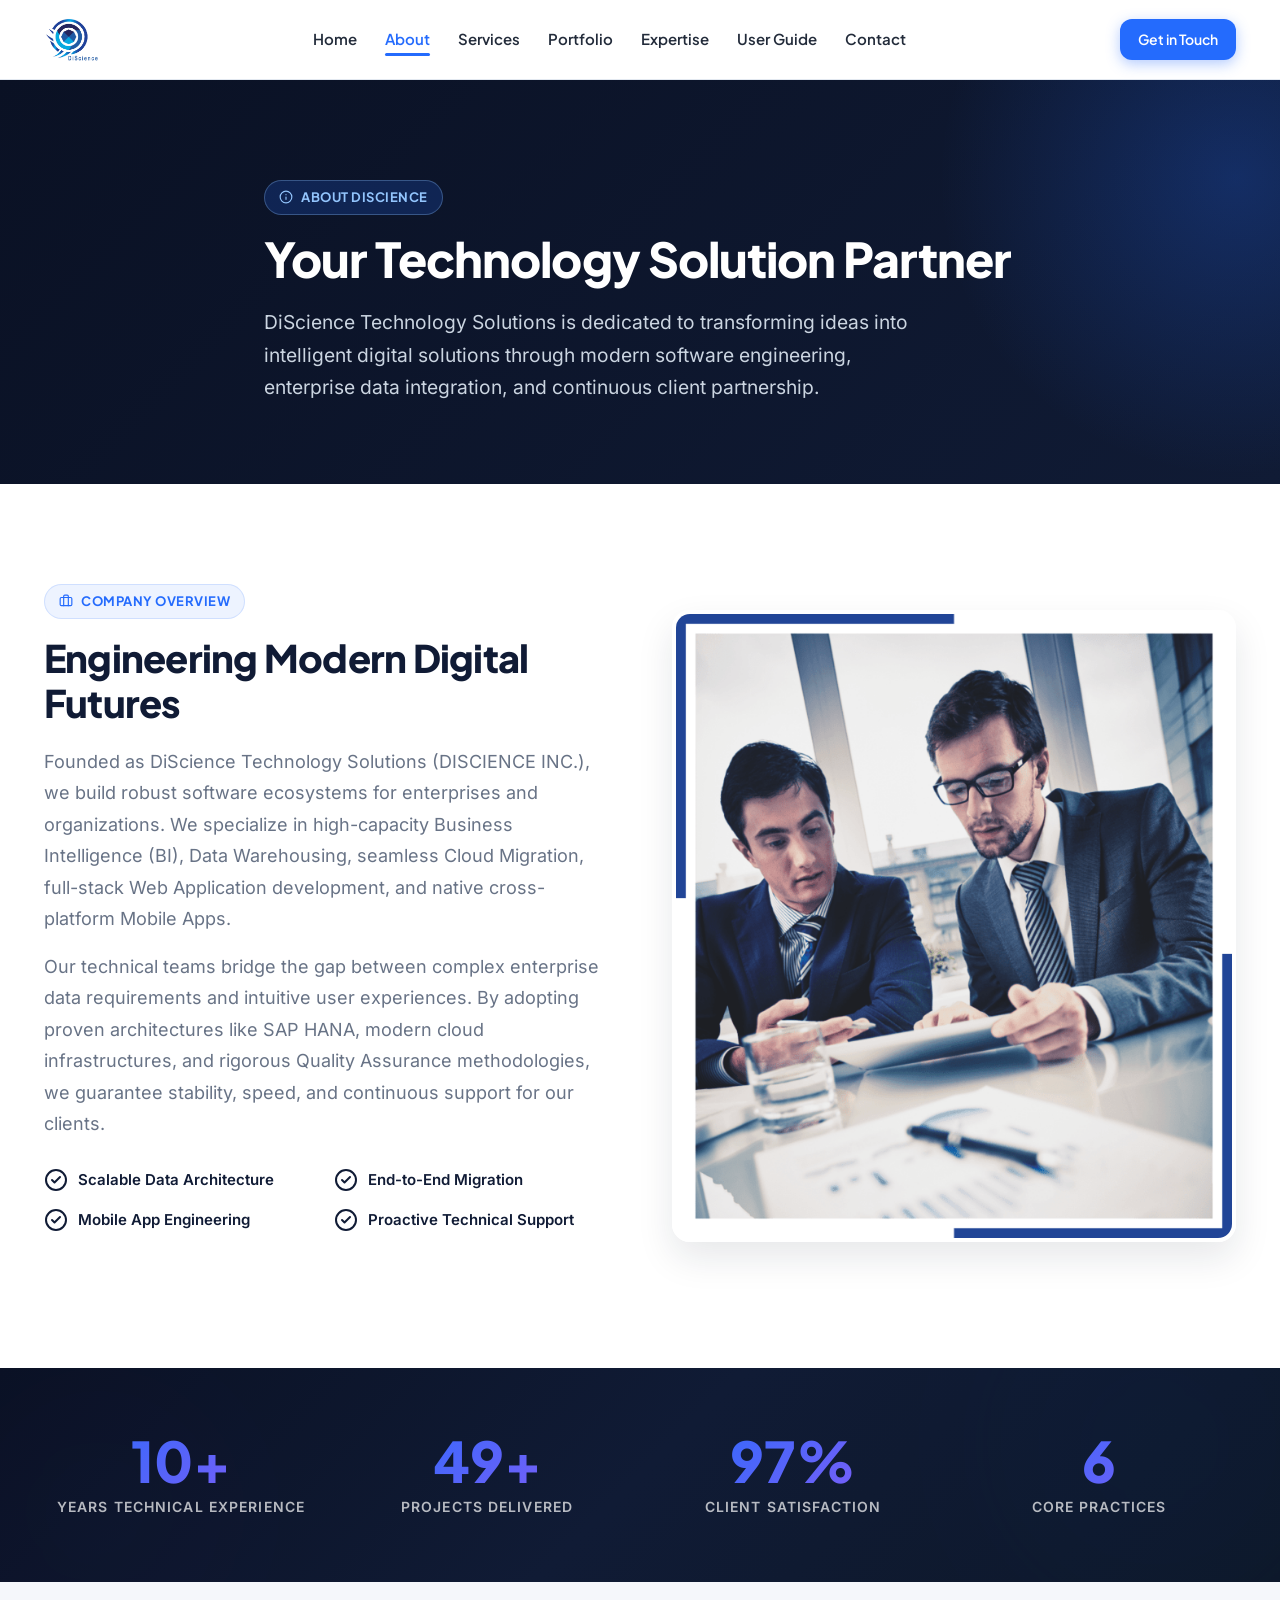
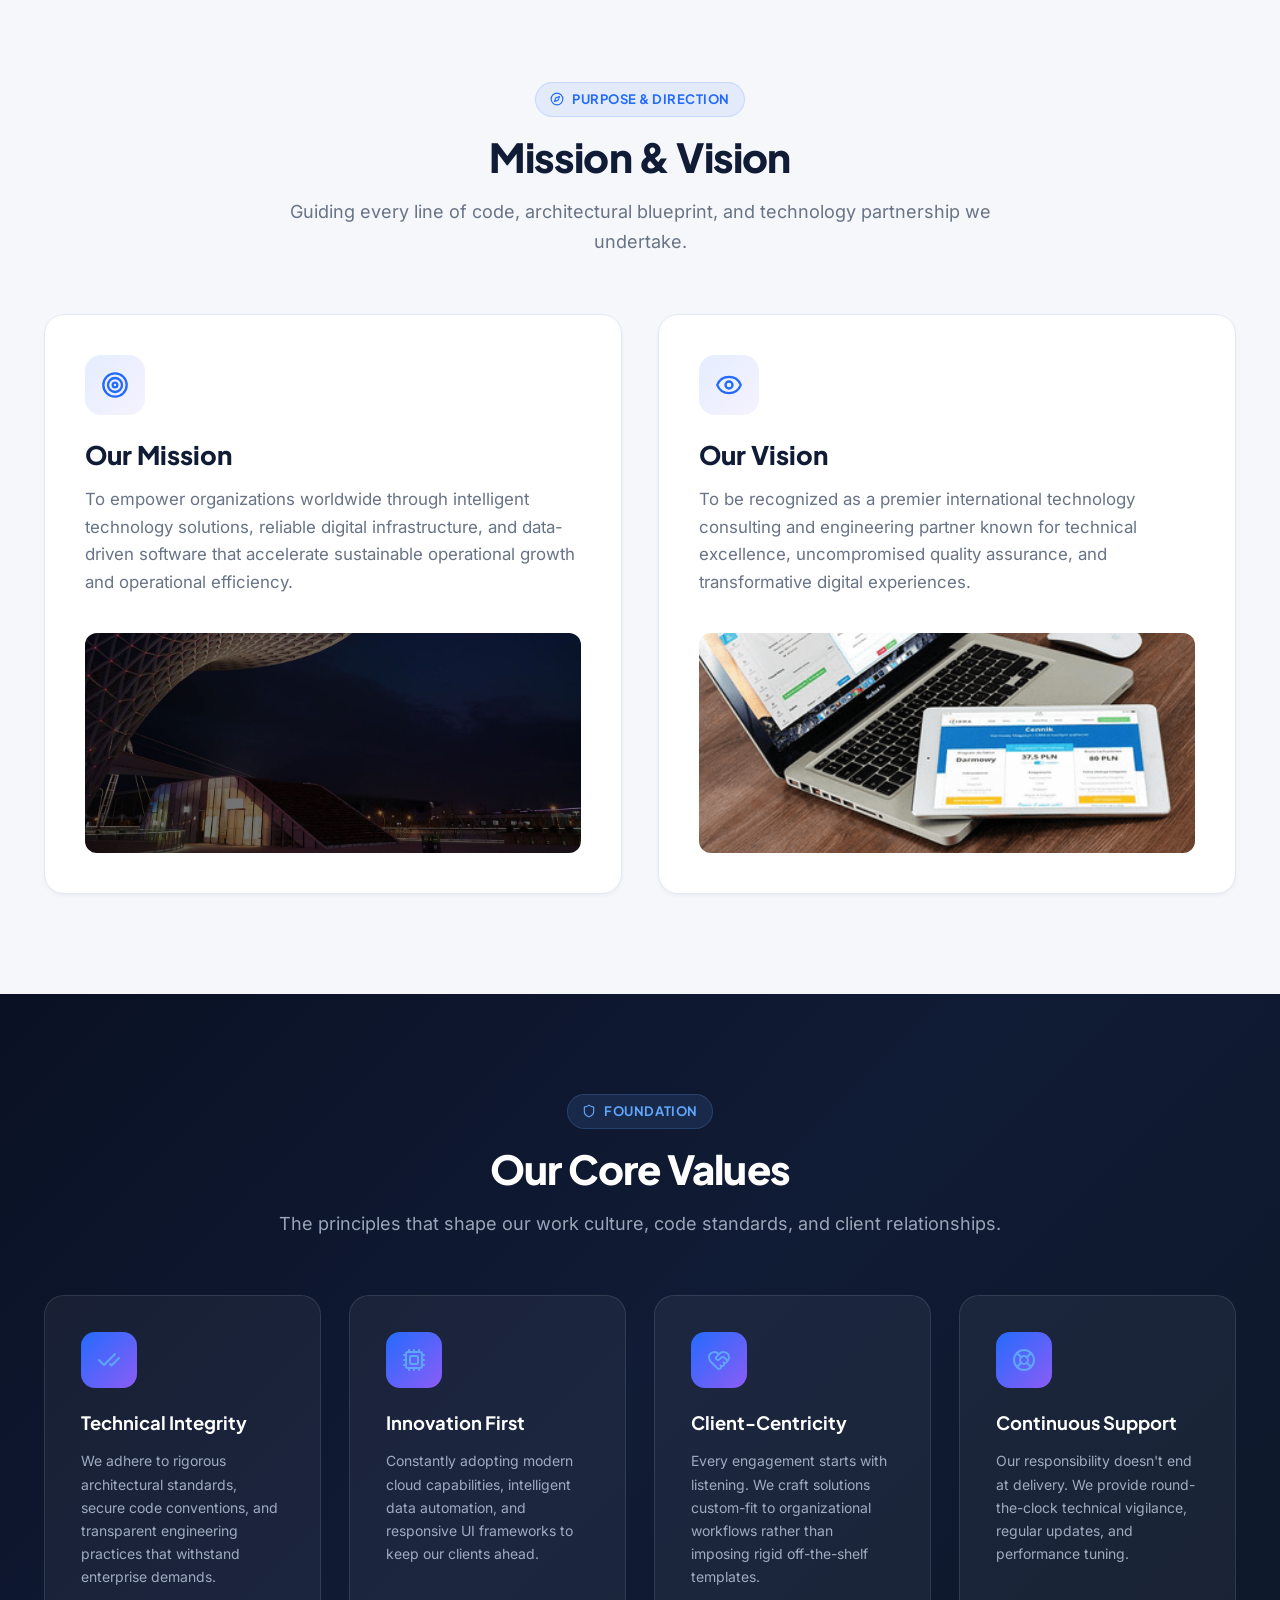
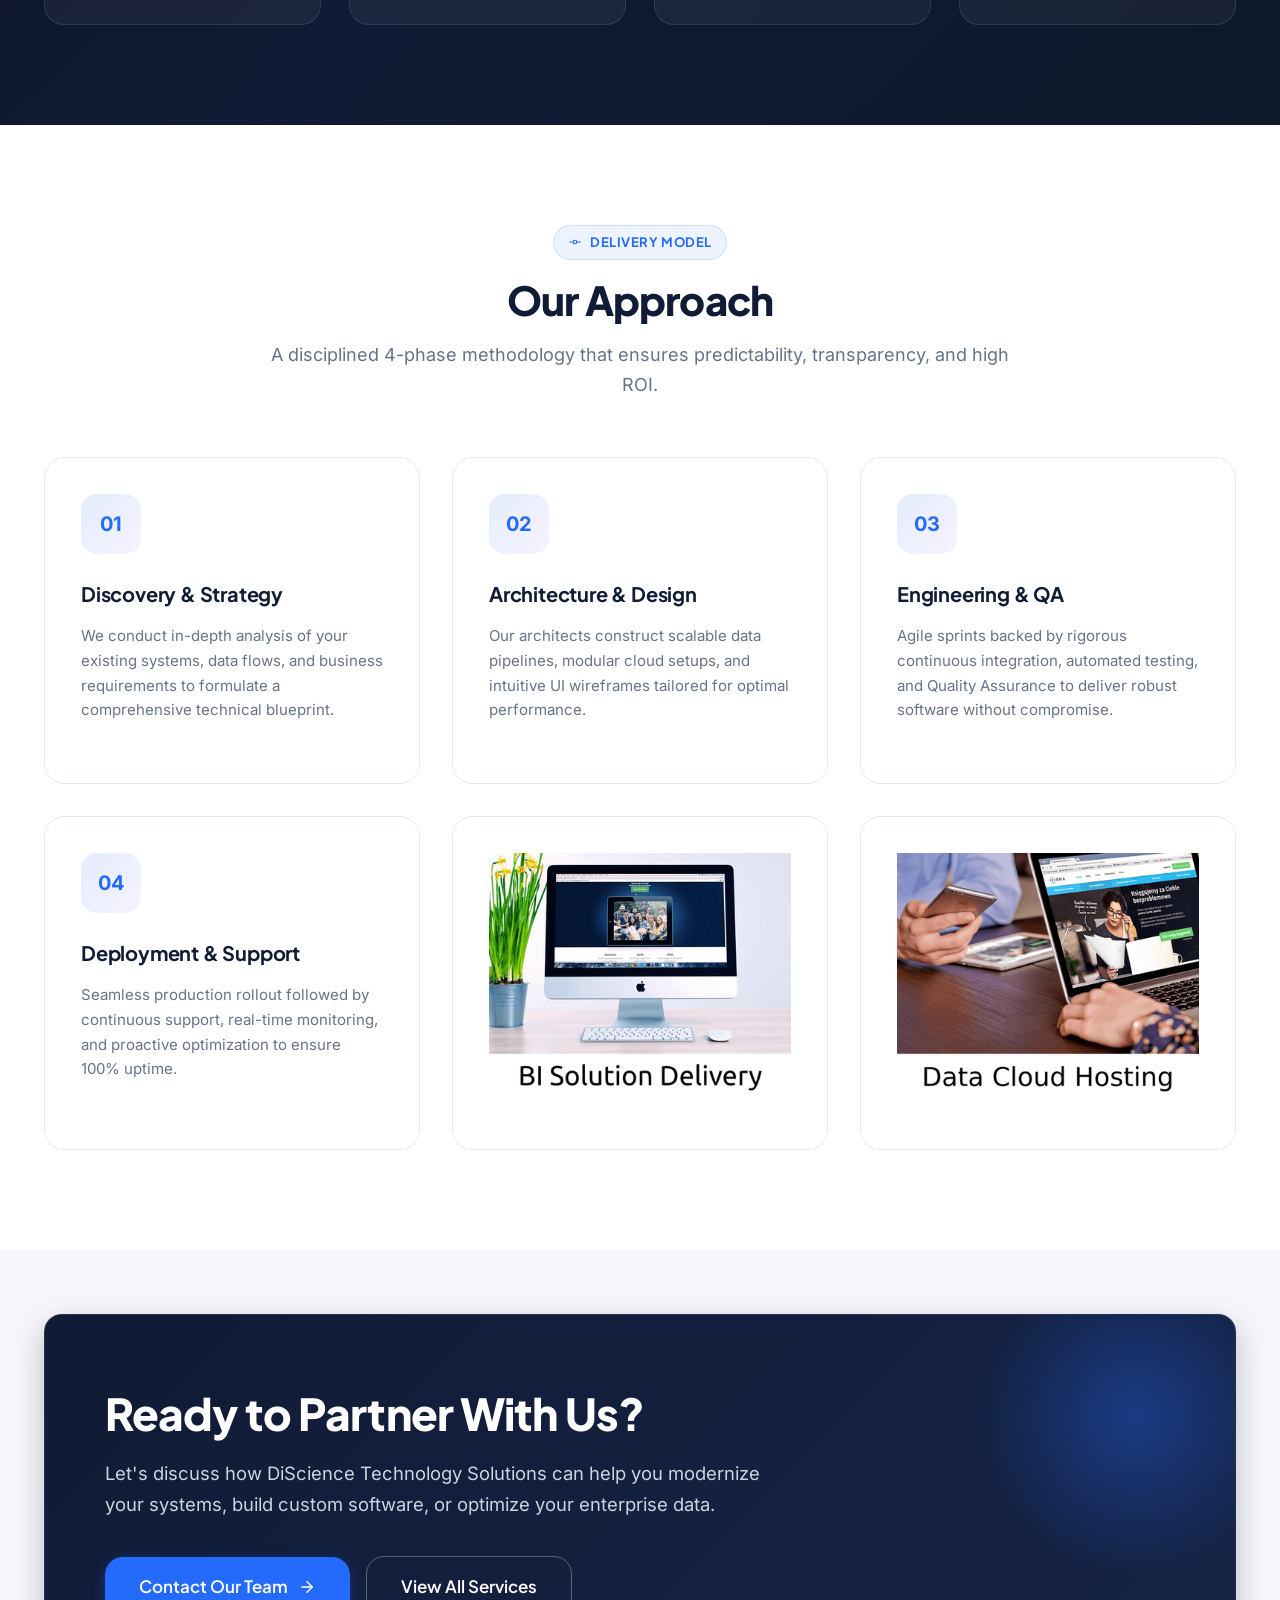
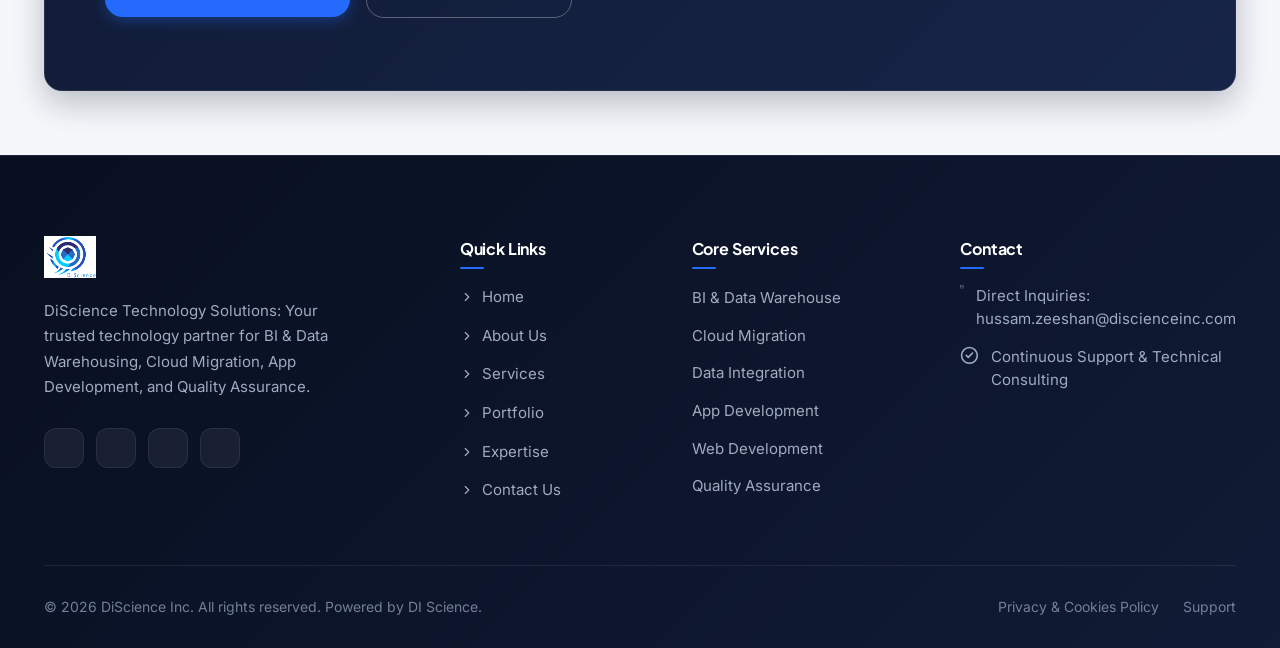
<file: about.html>
<!DOCTYPE html>
<html lang="en">
<head>
  <meta charset="UTF-8">
  <meta name="viewport" content="width=device-width, initial-scale=1.0">
  <title>About Us | DiScience Inc. - Technology Solutions Partner</title>
  <meta name="description" content="Learn about DiScience Inc. - DiScience Technology Solutions, our mission, vision, engineering values, and our approach to delivering world-class technology solutions.">
  <meta property="og:title" content="About Us - DiScience Inc.">
  <meta property="og:description" content="Discover DiScience: transforming ideas into intelligent digital solutions across cloud, enterprise data, and mobile platforms.">
  <meta property="og:type" content="website">
  <meta property="og:image" content="assets/icons/discience-logo.png">

  <!-- Favicon -->
  <link rel="icon" type="image/png" sizes="32x32" href="assets/icons/favicon-32x32.png">
  <link rel="apple-touch-icon" sizes="180x180" href="assets/icons/favicon-180x180.png">

  <!-- Self-Hosted Local Typography -->
  <link rel="stylesheet" href="css/fonts.css">

  <!-- Core CSS -->
  <link rel="stylesheet" href="css/style.css">
  <link rel="stylesheet" href="css/animations.css">
  <link rel="stylesheet" href="css/pages.css">
  <link rel="stylesheet" href="css/responsive.css">

  <!-- Lucide Icons -->
  <script src="js/lucide.min.js"></script>
</head>
<body>

  <!-- ==========================================================================
       HEADER & NAVIGATION
       ========================================================================== -->
  <header class="site-header">
    <div class="container header-container">
      <a href="index.html" class="brand-logo" aria-label="DiScience Home">
        <img src="assets/icons/discience-logo.png" alt="DiScience Technology Solutions Logo" width="44" height="44">
        <div class="brand-text">
          <span class="brand-name">Di<span>Science</span></span>
          <span class="brand-tagline">Technology Solutions</span>
        </div>
      </a>

      <nav class="main-nav" aria-label="Primary Navigation">
        <ul class="nav-list">
          <li><a href="index.html" class="nav-link">Home</a></li>
          <li><a href="about.html" class="nav-link active">About</a></li>
          <li><a href="services.html" class="nav-link">Services</a></li>
          <li><a href="portfolio.html" class="nav-link">Portfolio</a></li>
          <li><a href="expertise.html" class="nav-link">Expertise</a></li>
          <li><a href="user-guide.html" class="nav-link">User Guide</a></li>
          <li><a href="contact.html" class="nav-link">Contact</a></li>
        </ul>
      </nav>

      <div class="header-cta">
        <a href="contact.html" class="btn btn-primary btn-sm">Get in Touch</a>
        <button class="mobile-toggle" aria-label="Toggle mobile menu" aria-expanded="false">
          <span></span>
          <span></span>
          <span></span>
        </button>
      </div>
    </div>
  </header>

  <!-- Mobile Drawer & Overlay -->
  <div class="mobile-drawer-overlay"></div>
  <aside class="mobile-drawer" aria-label="Mobile Navigation">
    <ul class="mobile-nav-list">
      <li><a href="index.html" class="mobile-nav-link">Home <i data-lucide="chevron-right"></i></a></li>
      <li><a href="about.html" class="mobile-nav-link active">About <i data-lucide="chevron-right"></i></a></li>
      <li><a href="services.html" class="mobile-nav-link">Services <i data-lucide="chevron-right"></i></a></li>
      <li><a href="portfolio.html" class="mobile-nav-link">Portfolio <i data-lucide="chevron-right"></i></a></li>
      <li><a href="expertise.html" class="mobile-nav-link">Expertise <i data-lucide="chevron-right"></i></a></li>
      <li><a href="user-guide.html" class="mobile-nav-link">User Guide <i data-lucide="chevron-right"></i></a></li>
      <li><a href="contact.html" class="mobile-nav-link">Contact <i data-lucide="chevron-right"></i></a></li>
      <li><a href="privacy.html" class="mobile-nav-link">Privacy Policy <i data-lucide="chevron-right"></i></a></li>
    </ul>
    <div class="mobile-drawer-cta">
      <a href="contact.html" class="btn btn-primary" style="width: 100%;">Get in Touch</a>
    </div>
  </aside>

  <!-- ==========================================================================
       PAGE HERO
       ========================================================================== -->
  <section class="page-hero">
    <div class="container page-hero-content">
      <div class="kicker-badge" style="background: rgba(36, 107, 253, 0.2); color: #93C5FD; border-color: rgba(147, 197, 253, 0.3);">
        <i data-lucide="info" style="width: 14px; height: 14px;"></i> About DiScience
      </div>
      <h1 class="page-hero-title">Your Technology Solution Partner</h1>
      <p class="page-hero-desc">
        DiScience Technology Solutions is dedicated to transforming ideas into intelligent digital solutions through modern software engineering, enterprise data integration, and continuous client partnership.
      </p>
    </div>
  </section>

  <!-- ==========================================================================
       COMPANY OVERVIEW
       ========================================================================== -->
  <section class="section section-white">
    <div class="container intro-grid">
      <div class="intro-content-block reveal-left">
        <div class="kicker-badge">
          <i data-lucide="briefcase" style="width: 14px; height: 14px;"></i> Company Overview
        </div>
        <h2>Engineering Modern Digital Futures</h2>
        <p class="intro-desc">
          Founded as DiScience Technology Solutions (DISCIENCE INC.), we build robust software ecosystems for enterprises and organizations. We specialize in high-capacity Business Intelligence (BI), Data Warehousing, seamless Cloud Migration, full-stack Web Application development, and native cross-platform Mobile Apps.
        </p>
        <p class="intro-desc" style="margin-top: -12px;">
          Our technical teams bridge the gap between complex enterprise data requirements and intuitive user experiences. By adopting proven architectures like SAP HANA, modern cloud infrastructures, and rigorous Quality Assurance methodologies, we guarantee stability, speed, and continuous support for our clients.
        </p>
        <div class="intro-highlights">
          <div class="highlight-check-item">
            <i data-lucide="check-circle-2"></i> Scalable Data Architecture
          </div>
          <div class="highlight-check-item">
            <i data-lucide="check-circle-2"></i> End-to-End Migration
          </div>
          <div class="highlight-check-item">
            <i data-lucide="check-circle-2"></i> Mobile App Engineering
          </div>
          <div class="highlight-check-item">
            <i data-lucide="check-circle-2"></i> Proactive Technical Support
          </div>
        </div>
      </div>

      <div class="intro-visual reveal-right">
        <div class="intro-image-frame">
          <img src="assets/images/about/team-collaboration.png" alt="DiScience Engineering Collaboration" width="640" height="550">
        </div>
      </div>
    </div>
  </section>

  <!-- ==========================================================================
       STATS STRIP: BY THE NUMBERS
       ========================================================================== -->
  <section class="section-sm" style="background: linear-gradient(135deg, #0A1124 0%, #101B35 50%, #0D1829 100%); color: #fff; position: relative; overflow: hidden;">
    <div class="orb orb-blue" style="width: 350px; height: 350px; top: -100px; right: -50px; opacity: 0.15;"></div>
    <div class="orb orb-purple" style="width: 300px; height: 300px; bottom: -80px; left: -50px; opacity: 0.12;"></div>
    <div class="container" style="position: relative; z-index: 1;">
      <div style="display: grid; grid-template-columns: repeat(auto-fit, minmax(200px, 1fr)); gap: 32px; text-align: center;">
        <div class="reveal delay-100">
          <div class="counter-number" data-target="10" data-suffix="+">10+</div>
          <div style="color: rgba(255,255,255,0.7); font-size: 0.875rem; margin-top: 8px; text-transform: uppercase; letter-spacing: 0.08em; font-weight: 600;">Years Technical Experience</div>
        </div>
        <div class="reveal delay-200">
          <div class="counter-number" data-target="50" data-suffix="+">50+</div>
          <div style="color: rgba(255,255,255,0.7); font-size: 0.875rem; margin-top: 8px; text-transform: uppercase; letter-spacing: 0.08em; font-weight: 600;">Projects Delivered</div>
        </div>
        <div class="reveal delay-300">
          <div class="counter-number" data-target="100" data-suffix="%">100%</div>
          <div style="color: rgba(255,255,255,0.7); font-size: 0.875rem; margin-top: 8px; text-transform: uppercase; letter-spacing: 0.08em; font-weight: 600;">Client Satisfaction</div>
        </div>
        <div class="reveal delay-400">
          <div class="counter-number" data-target="6" data-suffix="">6</div>
          <div style="color: rgba(255,255,255,0.7); font-size: 0.875rem; margin-top: 8px; text-transform: uppercase; letter-spacing: 0.08em; font-weight: 600;">Core Practices</div>
        </div>
      </div>
    </div>
  </section>

  <!-- ==========================================================================
       MISSION & VISION
       ========================================================================== -->
  <section class="section">
    <div class="container">
      <div class="section-header reveal">
        <div class="kicker-badge">
          <i data-lucide="compass" style="width: 14px; height: 14px;"></i> Purpose &amp; Direction
        </div>
        <h2 class="section-title">Mission &amp; Vision</h2>
        <p class="section-subtitle">
          Guiding every line of code, architectural blueprint, and technology partnership we undertake.
        </p>
      </div>

      <div class="portfolio-grid">
        <!-- Mission Card -->
        <div class="project-card reveal delay-100" style="padding: 40px;">
          <div class="service-icon-box" style="margin-bottom: 20px;">
            <i data-lucide="target" style="width: 28px; height: 28px;"></i>
          </div>
          <h3 class="project-name" style="font-size: 1.6rem;">Our Mission</h3>
          <p class="project-desc" style="font-size: 1.05rem;">
            To empower organizations worldwide through intelligent technology solutions, reliable digital infrastructure, and data-driven software that accelerate sustainable operational growth and operational efficiency.
          </p>
          <div style="margin-top: 16px;">
            <img src="assets/images/about/mission-vision.png" alt="Mission and Vision Illustration" style="border-radius: var(--radius-md); width: 100%; height: 220px; object-fit: cover;">
          </div>
        </div>

        <!-- Vision Card -->
        <div class="project-card reveal delay-200" style="padding: 40px;">
          <div class="service-icon-box" style="margin-bottom: 20px;">
            <i data-lucide="eye" style="width: 28px; height: 28px;"></i>
          </div>
          <h3 class="project-name" style="font-size: 1.6rem;">Our Vision</h3>
          <p class="project-desc" style="font-size: 1.05rem;">
            To be recognized as a premier international technology consulting and engineering partner known for technical excellence, uncompromised quality assurance, and transformative digital experiences.
          </p>
          <div style="margin-top: 16px;">
            <img src="assets/images/about/technology-excellence.png" alt="Technology Excellence" style="border-radius: var(--radius-md); width: 100%; height: 220px; object-fit: cover;">
          </div>
        </div>
      </div>
    </div>
  </section>

  <!-- ==========================================================================
       CORE VALUES
       ========================================================================== -->
  <section class="section section-navy">
    <div class="container">
      <div class="section-header reveal">
        <div class="kicker-badge">
          <i data-lucide="shield" style="width: 14px; height: 14px;"></i> Foundation
        </div>
        <h2 class="section-title">Our Core Values</h2>
        <p class="section-subtitle">
          The principles that shape our work culture, code standards, and client relationships.
        </p>
      </div>

      <div class="why-grid">
        <div class="why-card reveal delay-100">
          <div class="why-icon-box">
            <i data-lucide="check-check"></i>
          </div>
          <h3 class="why-title">Technical Integrity</h3>
          <p class="why-text">
            We adhere to rigorous architectural standards, secure code conventions, and transparent engineering practices that withstand enterprise demands.
          </p>
        </div>

        <div class="why-card reveal delay-200">
          <div class="why-icon-box">
            <i data-lucide="cpu"></i>
          </div>
          <h3 class="why-title">Innovation First</h3>
          <p class="why-text">
            Constantly adopting modern cloud capabilities, intelligent data automation, and responsive UI frameworks to keep our clients ahead.
          </p>
        </div>

        <div class="why-card reveal delay-300">
          <div class="why-icon-box">
            <i data-lucide="heart-handshake"></i>
          </div>
          <h3 class="why-title">Client-Centricity</h3>
          <p class="why-text">
            Every engagement starts with listening. We craft solutions custom-fit to organizational workflows rather than imposing rigid off-the-shelf templates.
          </p>
        </div>

        <div class="why-card reveal delay-400">
          <div class="why-icon-box">
            <i data-lucide="life-buoy"></i>
          </div>
          <h3 class="why-title">Continuous Support</h3>
          <p class="why-text">
            Our responsibility doesn't end at delivery. We provide round-the-clock technical vigilance, regular updates, and performance tuning.
          </p>
        </div>
      </div>
    </div>
  </section>

  <!-- ==========================================================================
       OUR APPROACH
       ========================================================================== -->
  <section class="section section-white">
    <div class="container">
      <div class="section-header reveal">
        <div class="kicker-badge">
          <i data-lucide="git-commit" style="width: 14px; height: 14px;"></i> Delivery Model
        </div>
        <h2 class="section-title">Our Approach</h2>
        <p class="section-subtitle">
          A disciplined 4-phase methodology that ensures predictability, transparency, and high ROI.
        </p>
      </div>

      <div class="services-grid">
        <!-- Step 1 -->
        <div class="service-card reveal delay-100">
          <div class="service-icon-box">
            <span style="font-size: 1.25rem; font-weight: 800;">01</span>
          </div>
          <h3 class="service-title">Discovery &amp; Strategy</h3>
          <p class="service-text">
            We conduct in-depth analysis of your existing systems, data flows, and business requirements to formulate a comprehensive technical blueprint.
          </p>
        </div>

        <!-- Step 2 -->
        <div class="service-card reveal delay-200">
          <div class="service-icon-box">
            <span style="font-size: 1.25rem; font-weight: 800;">02</span>
          </div>
          <h3 class="service-title">Architecture &amp; Design</h3>
          <p class="service-text">
            Our architects construct scalable data pipelines, modular cloud setups, and intuitive UI wireframes tailored for optimal performance.
          </p>
        </div>

        <!-- Step 3 -->
        <div class="service-card reveal delay-300">
          <div class="service-icon-box">
            <span style="font-size: 1.25rem; font-weight: 800;">03</span>
          </div>
          <h3 class="service-title">Engineering &amp; QA</h3>
          <p class="service-text">
            Agile sprints backed by rigorous continuous integration, automated testing, and Quality Assurance to deliver robust software without compromise.
          </p>
        </div>

        <!-- Step 4 -->
        <div class="service-card reveal delay-100">
          <div class="service-icon-box">
            <span style="font-size: 1.25rem; font-weight: 800;">04</span>
          </div>
          <h3 class="service-title">Deployment &amp; Support</h3>
          <p class="service-text">
            Seamless production rollout followed by continuous support, real-time monitoring, and proactive optimization to ensure 100% uptime.
          </p>
        </div>

        <!-- Supporting visual card 1 -->
        <div class="service-card reveal delay-200" style="padding: 0; overflow: hidden;">
          <img src="assets/images/about/client-success.png" alt="Client Success" style="width: 100%; height: 100%; object-fit: cover;">
        </div>

        <!-- Supporting visual card 2 -->
        <div class="service-card reveal delay-300" style="padding: 0; overflow: hidden;">
          <img src="assets/images/about/innovation-lab.png" alt="Innovation Lab" style="width: 100%; height: 100%; object-fit: cover;">
        </div>
      </div>
    </div>
  </section>

  <!-- ==========================================================================
       CALL TO ACTION
       ========================================================================== -->
  <section class="section-sm">
    <div class="container">
      <div class="cta-banner-box reveal">
        <div class="cta-banner-content">
          <h2 class="cta-title">Ready to Partner With Us?</h2>
          <p class="cta-desc">
            Let's discuss how DiScience Technology Solutions can help you modernize your systems, build custom software, or optimize your enterprise data.
          </p>
          <div class="cta-actions">
            <a href="contact.html" class="btn btn-primary btn-lg">
              Contact Our Team <i data-lucide="arrow-right" style="width: 18px; height: 18px;"></i>
            </a>
            <a href="services.html" class="btn btn-outline-white btn-lg">
              View All Services
            </a>
          </div>
        </div>
      </div>
    </div>
  </section>

  <!-- ==========================================================================
       FOOTER
       ========================================================================== -->
  <footer class="site-footer">
    <div class="container">
      <div class="footer-top-grid">
        <div class="footer-brand">
          <a href="index.html" class="footer-logo">
            <img src="assets/icons/discience-logo.png" alt="DiScience Logo" width="42" height="42">
            <span class="footer-brand-name">Di<span>Science</span></span>
          </a>
          <p class="footer-desc">
            DiScience Technology Solutions: Your trusted technology partner for BI & Data Warehousing, Cloud Migration, App Development, and Quality Assurance.
          </p>
          <div class="footer-socials">
            <a href="#facebook" class="social-icon-btn" aria-label="Facebook" target="_blank" rel="noopener"><i data-lucide="facebook"></i></a>
            <a href="#twitter" class="social-icon-btn" aria-label="Twitter" target="_blank" rel="noopener"><i data-lucide="twitter"></i></a>
            <a href="#linkedin" class="social-icon-btn" aria-label="LinkedIn" target="_blank" rel="noopener"><i data-lucide="linkedin"></i></a>
            <a href="#youtube" class="social-icon-btn" aria-label="YouTube" target="_blank" rel="noopener"><i data-lucide="youtube"></i></a>
          </div>
        </div>

        <div>
          <h4 class="footer-col-title">Quick Links</h4>
          <ul class="footer-links-list">
            <li><a href="index.html" class="footer-link"><i data-lucide="chevron-right" style="width: 14px;"></i> Home</a></li>
            <li><a href="about.html" class="footer-link"><i data-lucide="chevron-right" style="width: 14px;"></i> About Us</a></li>
            <li><a href="services.html" class="footer-link"><i data-lucide="chevron-right" style="width: 14px;"></i> Services</a></li>
            <li><a href="portfolio.html" class="footer-link"><i data-lucide="chevron-right" style="width: 14px;"></i> Portfolio</a></li>
            <li><a href="expertise.html" class="footer-link"><i data-lucide="chevron-right" style="width: 14px;"></i> Expertise</a></li>
            <li><a href="contact.html" class="footer-link"><i data-lucide="chevron-right" style="width: 14px;"></i> Contact Us</a></li>
          </ul>
        </div>

        <div>
          <h4 class="footer-col-title">Core Services</h4>
          <ul class="footer-links-list">
            <li><a href="services.html#bi-data-warehouse" class="footer-link">BI & Data Warehouse</a></li>
            <li><a href="services.html#cloud-migration" class="footer-link">Cloud Migration</a></li>
            <li><a href="services.html#data-integration" class="footer-link">Data Integration</a></li>
            <li><a href="services.html#app-development" class="footer-link">App Development</a></li>
            <li><a href="services.html#web-development" class="footer-link">Web Development</a></li>
            <li><a href="services.html#quality-assurance" class="footer-link">Quality Assurance</a></li>
          </ul>
        </div>

        <div>
          <h4 class="footer-col-title">Contact</h4>
          <div class="footer-contact-info">
            <div class="footer-contact-item">
              <i data-lucide="mail"></i>
              <div>
                <span>Direct Inquiries:</span><br>
                <a href="mailto:hussam.zeeshan@discienceinc.com">hussam.zeeshan@discienceinc.com</a>
              </div>
            </div>
            <div class="footer-contact-item">
              <i data-lucide="check-circle-2"></i>
              <div>Continuous Support & Technical Consulting</div>
            </div>
          </div>
        </div>
      </div>

      <div class="footer-bottom">
        <div>
          &copy; <span class="current-year"></span> DiScience Inc. All rights reserved. Powered by DI Science.
        </div>
        <div class="footer-bottom-links">
          <a href="privacy.html">Privacy &amp; Cookies Policy</a>
          <a href="contact.html">Support</a>
        </div>
      </div>
    </div>
  </footer>

  <!-- Back to top button -->
  <button class="back-to-top" aria-label="Back to top">
    <i data-lucide="arrow-up"></i>
  </button>

  <!-- Modular Scripts -->
  <script src="js/storage.js"></script>
  <script src="js/navigation.js"></script>
  <script src="js/animations.js"></script>
  <script src="js/main.js"></script>
</body>
</html>
</file>
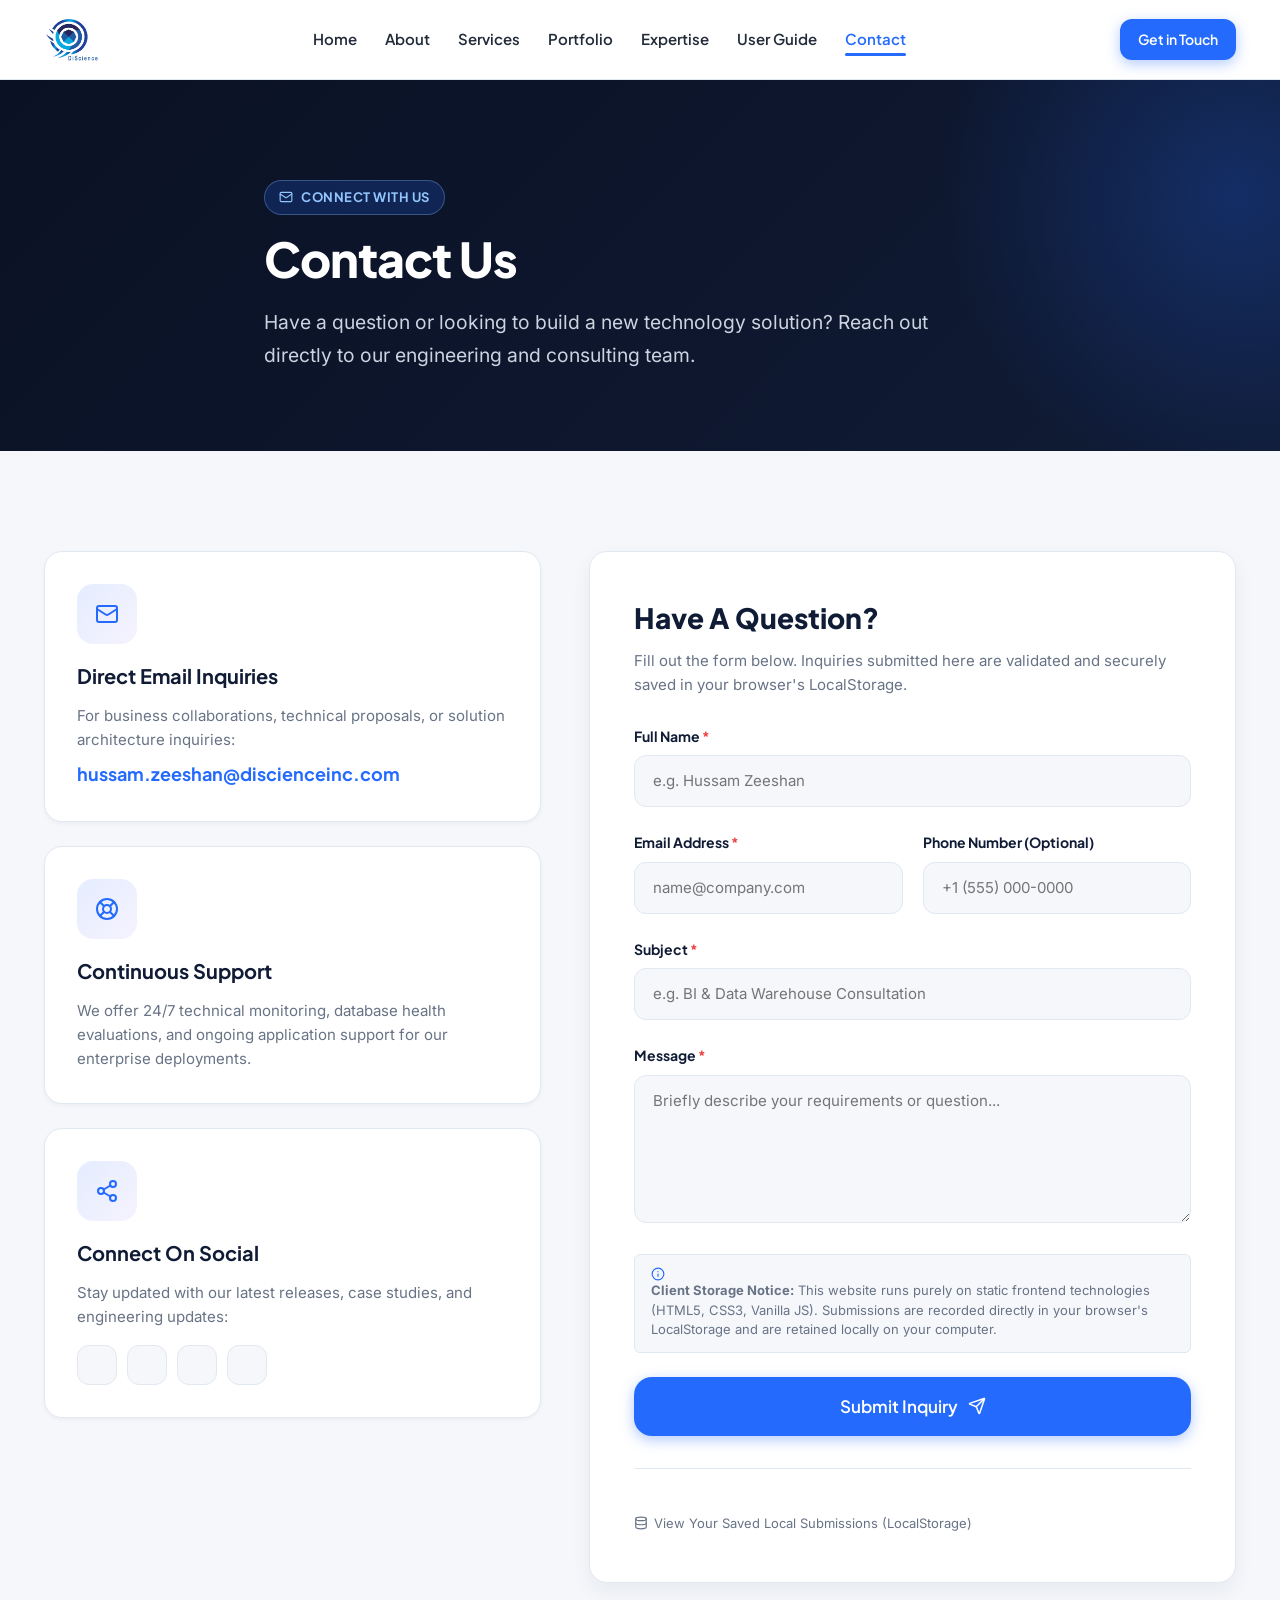
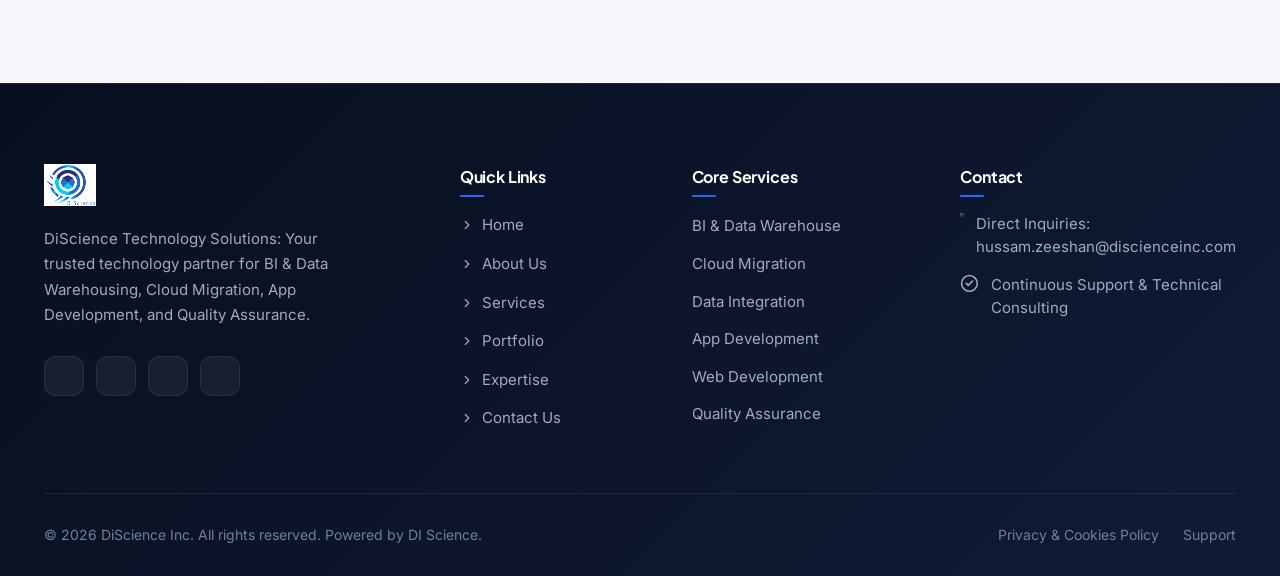
<file: contact.html>
<!DOCTYPE html>
<html lang="en">
<head>
  <meta charset="UTF-8">
  <meta name="viewport" content="width=device-width, initial-scale=1.0">
  <title>Contact Us | DiScience Inc. - Technology Solutions</title>
  <meta name="description" content="Contact DiScience Inc. - DiScience Technology Solutions. Have a question or project inquiry? Reach out to our technical consulting team.">
  <meta property="og:title" content="Contact Us - DiScience Inc.">
  <meta property="og:description" content="Get in touch with DiScience Technology Solutions for inquiries regarding BI, cloud migration, app and web development.">
  <meta property="og:type" content="website">
  <meta property="og:image" content="assets/icons/discience-logo.png">

  <!-- Favicon -->
  <link rel="icon" type="image/png" sizes="32x32" href="assets/icons/favicon-32x32.png">
  <link rel="apple-touch-icon" sizes="180x180" href="assets/icons/favicon-180x180.png">

  <!-- Self-Hosted Local Typography -->
  <link rel="stylesheet" href="css/fonts.css">

  <!-- Core CSS -->
  <link rel="stylesheet" href="css/style.css">
  <link rel="stylesheet" href="css/animations.css">
  <link rel="stylesheet" href="css/pages.css">
  <link rel="stylesheet" href="css/responsive.css">

  <!-- Lucide Icons -->
  <script src="js/lucide.min.js"></script>
</head>
<body>

  <!-- ==========================================================================
       HEADER & NAVIGATION
       ========================================================================== -->
  <header class="site-header">
    <div class="container header-container">
      <a href="index.html" class="brand-logo" aria-label="DiScience Home">
        <img src="assets/icons/discience-logo.png" alt="DiScience Technology Solutions Logo" width="44" height="44">
        <div class="brand-text">
          <span class="brand-name">Di<span>Science</span></span>
          <span class="brand-tagline">Technology Solutions</span>
        </div>
      </a>

      <nav class="main-nav" aria-label="Primary Navigation">
        <ul class="nav-list">
          <li><a href="index.html" class="nav-link">Home</a></li>
          <li><a href="about.html" class="nav-link">About</a></li>
          <li><a href="services.html" class="nav-link">Services</a></li>
          <li><a href="portfolio.html" class="nav-link">Portfolio</a></li>
          <li><a href="expertise.html" class="nav-link">Expertise</a></li>
          <li><a href="user-guide.html" class="nav-link">User Guide</a></li>
          <li><a href="contact.html" class="nav-link active">Contact</a></li>
        </ul>
      </nav>

      <div class="header-cta">
        <a href="contact.html" class="btn btn-primary btn-sm">Get in Touch</a>
        <button class="mobile-toggle" aria-label="Toggle mobile menu" aria-expanded="false">
          <span></span>
          <span></span>
          <span></span>
        </button>
      </div>
    </div>
  </header>

  <!-- Mobile Drawer & Overlay -->
  <div class="mobile-drawer-overlay"></div>
  <aside class="mobile-drawer" aria-label="Mobile Navigation">
    <ul class="mobile-nav-list">
      <li><a href="index.html" class="mobile-nav-link">Home <i data-lucide="chevron-right"></i></a></li>
      <li><a href="about.html" class="mobile-nav-link">About <i data-lucide="chevron-right"></i></a></li>
      <li><a href="services.html" class="mobile-nav-link">Services <i data-lucide="chevron-right"></i></a></li>
      <li><a href="portfolio.html" class="mobile-nav-link">Portfolio <i data-lucide="chevron-right"></i></a></li>
      <li><a href="expertise.html" class="mobile-nav-link">Expertise <i data-lucide="chevron-right"></i></a></li>
      <li><a href="user-guide.html" class="mobile-nav-link">User Guide <i data-lucide="chevron-right"></i></a></li>
      <li><a href="contact.html" class="mobile-nav-link active">Contact <i data-lucide="chevron-right"></i></a></li>
      <li><a href="privacy.html" class="mobile-nav-link">Privacy Policy <i data-lucide="chevron-right"></i></a></li>
    </ul>
    <div class="mobile-drawer-cta">
      <a href="contact.html" class="btn btn-primary" style="width: 100%;">Get in Touch</a>
    </div>
  </aside>

  <!-- ==========================================================================
       PAGE HERO
       ========================================================================== -->
  <section class="page-hero">
    <div class="container page-hero-content">
      <div class="kicker-badge" style="background: rgba(36, 107, 253, 0.2); color: #93C5FD; border-color: rgba(147, 197, 253, 0.3);">
        <i data-lucide="mail" style="width: 14px; height: 14px;"></i> Connect With Us
      </div>
      <h1 class="page-hero-title">Contact Us</h1>
      <p class="page-hero-desc">
        Have a question or looking to build a new technology solution? Reach out directly to our engineering and consulting team.
      </p>
    </div>
  </section>

  <!-- ==========================================================================
       CONTACT FORM & INFO SECTION
       ========================================================================== -->
  <section class="section">
    <div class="container contact-layout-grid">

      <!-- Left Column: Information Panel -->
      <div class="contact-info-panel reveal-left">
        <div class="contact-card-box">
          <div class="service-icon-box" style="margin-bottom: 16px;">
            <i data-lucide="mail" style="width: 24px; height: 24px;"></i>
          </div>
          <h3>Direct Email Inquiries</h3>
          <p style="font-size: 0.9375rem; color: var(--text-secondary); line-height: 1.6;">
            For business collaborations, technical proposals, or solution architecture inquiries:
          </p>
          <a href="mailto:hussam.zeeshan@discienceinc.com" class="contact-email-link">
            hussam.zeeshan@discienceinc.com
          </a>
        </div>

        <div class="contact-card-box">
          <div class="service-icon-box" style="margin-bottom: 16px;">
            <i data-lucide="life-buoy" style="width: 24px; height: 24px;"></i>
          </div>
          <h3>Continuous Support</h3>
          <p style="font-size: 0.9375rem; color: var(--text-secondary); line-height: 1.6;">
            We offer 24/7 technical monitoring, database health evaluations, and ongoing application support for our enterprise deployments.
          </p>
        </div>

        <div class="contact-card-box">
          <div class="service-icon-box" style="margin-bottom: 16px;">
            <i data-lucide="share-2" style="width: 24px; height: 24px;"></i>
          </div>
          <h3>Connect On Social</h3>
          <p style="font-size: 0.9375rem; color: var(--text-secondary); line-height: 1.6; margin-bottom: 16px;">
            Stay updated with our latest releases, case studies, and engineering updates:
          </p>
          <div style="display: flex; gap: 10px;">
            <a href="#facebook" class="social-icon-btn" aria-label="Facebook" target="_blank" rel="noopener" style="background: var(--bg-main); color: var(--primary-navy); border-color: var(--border-subtle);"><i data-lucide="facebook"></i></a>
            <a href="#twitter" class="social-icon-btn" aria-label="Twitter" target="_blank" rel="noopener" style="background: var(--bg-main); color: var(--primary-navy); border-color: var(--border-subtle);"><i data-lucide="twitter"></i></a>
            <a href="#linkedin" class="social-icon-btn" aria-label="LinkedIn" target="_blank" rel="noopener" style="background: var(--bg-main); color: var(--primary-navy); border-color: var(--border-subtle);"><i data-lucide="linkedin"></i></a>
            <a href="#youtube" class="social-icon-btn" aria-label="YouTube" target="_blank" rel="noopener" style="background: var(--bg-main); color: var(--primary-navy); border-color: var(--border-subtle);"><i data-lucide="youtube"></i></a>
          </div>
        </div>
      </div>

      <!-- Right Column: Contact Form -->
      <div class="contact-form-panel reveal-right">
        <h2 style="font-family: var(--font-heading); font-size: 1.75rem; font-weight: 800; color: var(--primary-navy); margin-bottom: 8px;">
          Have A Question?
        </h2>
        <p style="font-size: 0.9375rem; color: var(--text-secondary); margin-bottom: 28px;">
          Fill out the form below. Inquiries submitted here are validated and securely saved in your browser's LocalStorage.
        </p>

        <!-- Form Alerts -->
        <div id="contactSuccessAlert" class="form-alert alert-success">
          <!-- Populated dynamically -->
        </div>

        <div id="contactErrorAlert" class="form-alert alert-error">
          <!-- Populated dynamically -->
        </div>

        <form id="discienceContactForm" novalidate>
          <div class="form-group">
            <label for="fullName" class="form-label">Full Name <span class="req">*</span></label>
            <input type="text" id="fullName" class="form-control" placeholder="e.g. Hussam Zeeshan" required>
            <div class="form-error-feedback">Please enter your name (at least 2 characters).</div>
          </div>

          <div style="display: grid; grid-template-columns: 1fr 1fr; gap: 20px;">
            <div class="form-group">
              <label for="email" class="form-label">Email Address <span class="req">*</span></label>
              <input type="email" id="email" class="form-control" placeholder="name@company.com" required>
              <div class="form-error-feedback">Please enter a valid email address.</div>
            </div>

            <div class="form-group">
              <label for="phone" class="form-label">Phone Number (Optional)</label>
              <input type="tel" id="phone" class="form-control" placeholder="+1 (555) 000-0000">
            </div>
          </div>

          <div class="form-group">
            <label for="subject" class="form-label">Subject <span class="req">*</span></label>
            <input type="text" id="subject" class="form-control" placeholder="e.g. BI &amp; Data Warehouse Consultation" required>
            <div class="form-error-feedback">Please enter a subject (at least 3 characters).</div>
          </div>

          <div class="form-group">
            <label for="message" class="form-label">Message <span class="req">*</span></label>
            <textarea id="message" rows="5" class="form-control" placeholder="Briefly describe your requirements or question..." required></textarea>
            <div class="form-error-feedback">Please provide your message (at least 10 characters).</div>
          </div>

          <div style="margin-bottom: 24px; padding: 12px 16px; background: var(--bg-main); border-radius: var(--radius-sm); border: 1px solid var(--border-subtle); font-size: 0.8125rem; color: var(--text-secondary); line-height: 1.5;">
            <i data-lucide="info" style="width: 14px; height: 14px; vertical-align: -2px; color: var(--accent-blue);"></i> 
            <strong>Client Storage Notice:</strong> This website runs purely on static frontend technologies (HTML5, CSS3, Vanilla JS). Submissions are recorded directly in your browser's LocalStorage and are retained locally on your computer.
          </div>

          <button type="submit" class="btn btn-primary btn-lg" style="width: 100%;">
            Submit Inquiry <i data-lucide="send" style="width: 18px; height: 18px;"></i>
          </button>
        </form>

        <!-- Saved Inquiries Viewer -->
        <div style="margin-top: 32px; border-top: 1px solid var(--border-subtle); padding-top: 20px;">
          <button id="toggleInquiriesBtn" class="inquiries-panel-toggle" type="button">
            <i data-lucide="database" style="width: 14px;"></i> View Your Saved Local Submissions (LocalStorage)
          </button>
          <div id="inquiriesList" class="inquiries-list-box"></div>
        </div>
      </div>

    </div>
  </section>

  <!-- ==========================================================================
       FOOTER
       ========================================================================== -->
  <footer class="site-footer">
    <div class="container">
      <div class="footer-top-grid">
        <div class="footer-brand">
          <a href="index.html" class="footer-logo">
            <img src="assets/icons/discience-logo.png" alt="DiScience Logo" width="42" height="42">
            <span class="footer-brand-name">Di<span>Science</span></span>
          </a>
          <p class="footer-desc">
            DiScience Technology Solutions: Your trusted technology partner for BI & Data Warehousing, Cloud Migration, App Development, and Quality Assurance.
          </p>
          <div class="footer-socials">
            <a href="#facebook" class="social-icon-btn" aria-label="Facebook" target="_blank" rel="noopener"><i data-lucide="facebook"></i></a>
            <a href="#twitter" class="social-icon-btn" aria-label="Twitter" target="_blank" rel="noopener"><i data-lucide="twitter"></i></a>
            <a href="#linkedin" class="social-icon-btn" aria-label="LinkedIn" target="_blank" rel="noopener"><i data-lucide="linkedin"></i></a>
            <a href="#youtube" class="social-icon-btn" aria-label="YouTube" target="_blank" rel="noopener"><i data-lucide="youtube"></i></a>
          </div>
        </div>

        <div>
          <h4 class="footer-col-title">Quick Links</h4>
          <ul class="footer-links-list">
            <li><a href="index.html" class="footer-link"><i data-lucide="chevron-right" style="width: 14px;"></i> Home</a></li>
            <li><a href="about.html" class="footer-link"><i data-lucide="chevron-right" style="width: 14px;"></i> About Us</a></li>
            <li><a href="services.html" class="footer-link"><i data-lucide="chevron-right" style="width: 14px;"></i> Services</a></li>
            <li><a href="portfolio.html" class="footer-link"><i data-lucide="chevron-right" style="width: 14px;"></i> Portfolio</a></li>
            <li><a href="expertise.html" class="footer-link"><i data-lucide="chevron-right" style="width: 14px;"></i> Expertise</a></li>
            <li><a href="contact.html" class="footer-link"><i data-lucide="chevron-right" style="width: 14px;"></i> Contact Us</a></li>
          </ul>
        </div>

        <div>
          <h4 class="footer-col-title">Core Services</h4>
          <ul class="footer-links-list">
            <li><a href="services.html#bi-data-warehouse" class="footer-link">BI & Data Warehouse</a></li>
            <li><a href="services.html#cloud-migration" class="footer-link">Cloud Migration</a></li>
            <li><a href="services.html#data-integration" class="footer-link">Data Integration</a></li>
            <li><a href="services.html#app-development" class="footer-link">App Development</a></li>
            <li><a href="services.html#web-development" class="footer-link">Web Development</a></li>
            <li><a href="services.html#quality-assurance" class="footer-link">Quality Assurance</a></li>
          </ul>
        </div>

        <div>
          <h4 class="footer-col-title">Contact</h4>
          <div class="footer-contact-info">
            <div class="footer-contact-item">
              <i data-lucide="mail"></i>
              <div>
                <span>Direct Inquiries:</span><br>
                <a href="mailto:hussam.zeeshan@discienceinc.com">hussam.zeeshan@discienceinc.com</a>
              </div>
            </div>
            <div class="footer-contact-item">
              <i data-lucide="check-circle-2"></i>
              <div>Continuous Support & Technical Consulting</div>
            </div>
          </div>
        </div>
      </div>

      <div class="footer-bottom">
        <div>
          &copy; <span class="current-year"></span> DiScience Inc. All rights reserved. Powered by DI Science.
        </div>
        <div class="footer-bottom-links">
          <a href="privacy.html">Privacy &amp; Cookies Policy</a>
          <a href="contact.html">Support</a>
        </div>
      </div>
    </div>
  </footer>

  <!-- Back to top button -->
  <button class="back-to-top" aria-label="Back to top">
    <i data-lucide="arrow-up"></i>
  </button>

  <!-- Modular Scripts -->
  <script src="js/storage.js"></script>
  <script src="js/navigation.js"></script>
  <script src="js/animations.js"></script>
  <script src="js/contact.js"></script>
  <script src="js/main.js"></script>
</body>
</html>
</file>
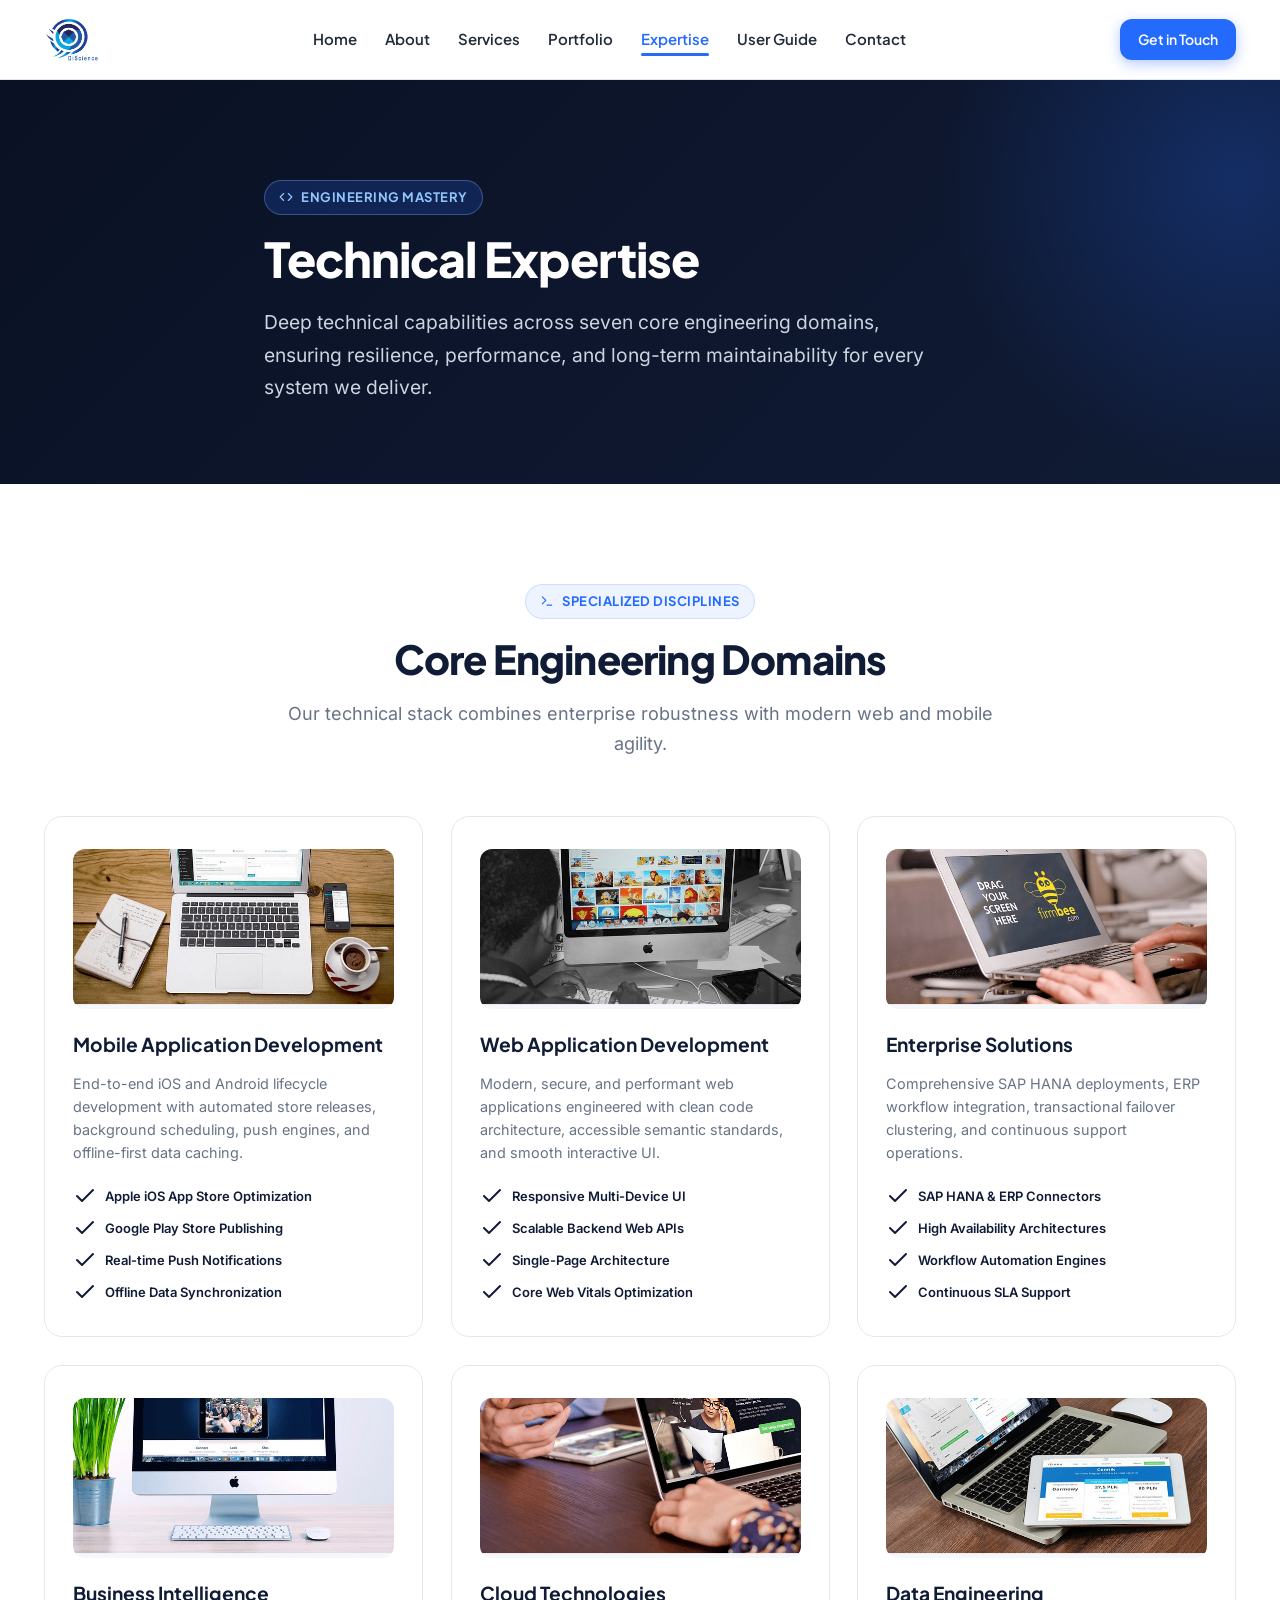
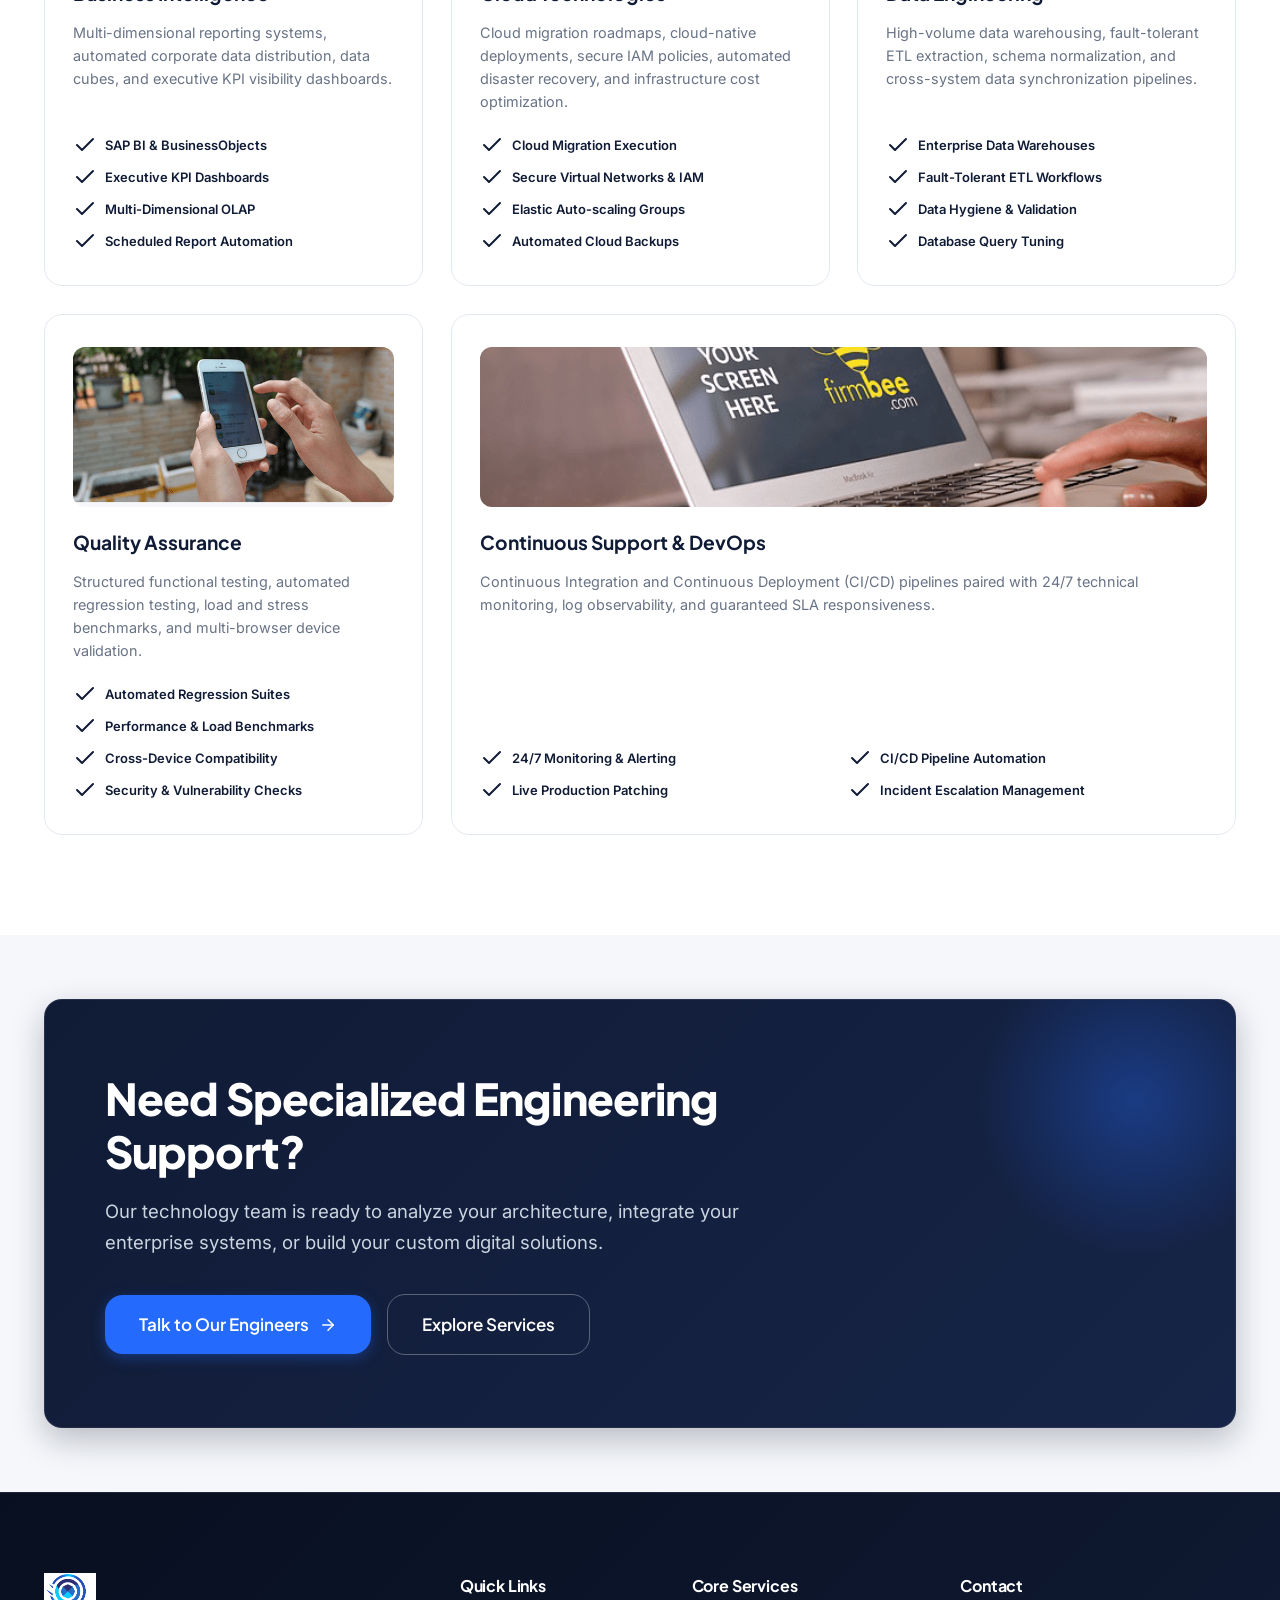
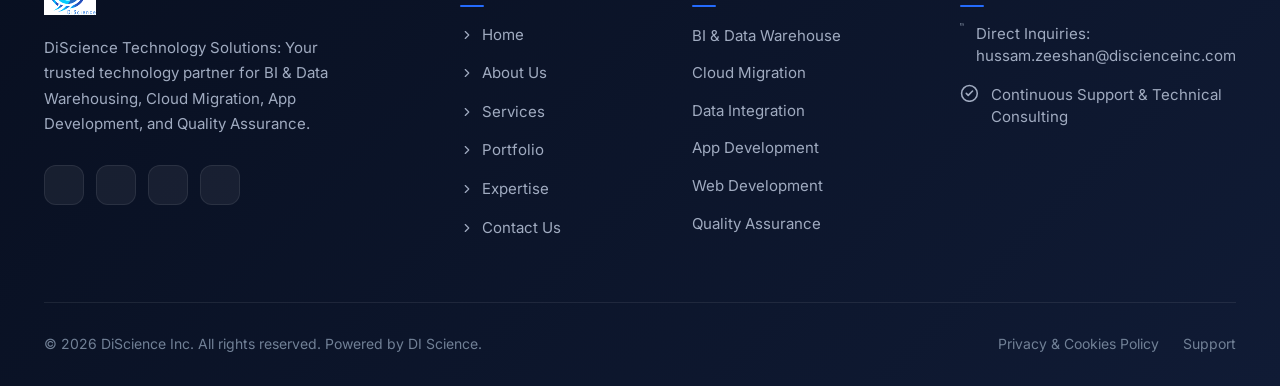
<file: expertise.html>
<!DOCTYPE html>
<html lang="en">
<head>
  <meta charset="UTF-8">
  <meta name="viewport" content="width=device-width, initial-scale=1.0">
  <title>Technical Expertise | DiScience Inc. - Technology Solutions</title>
  <meta name="description" content="DiScience Technical Expertise: Mobile Applications, Web Applications, Enterprise Solutions, Business Intelligence, Cloud Technologies, Data Engineering, and Quality Assurance.">
  <meta property="og:title" content="Technical Expertise - DiScience Inc.">
  <meta property="og:description" content="Discover our depth in SAP HANA, BI Data Warehouses, Cloud Migration, Mobile Engineering, and Enterprise QA.">
  <meta property="og:type" content="website">
  <meta property="og:image" content="assets/icons/discience-logo.png">

  <!-- Favicon -->
  <link rel="icon" type="image/png" sizes="32x32" href="assets/icons/favicon-32x32.png">
  <link rel="apple-touch-icon" sizes="180x180" href="assets/icons/favicon-180x180.png">

  <!-- Self-Hosted Local Typography -->
  <link rel="stylesheet" href="css/fonts.css">

  <!-- Core CSS -->
  <link rel="stylesheet" href="css/style.css">
  <link rel="stylesheet" href="css/animations.css">
  <link rel="stylesheet" href="css/pages.css">
  <link rel="stylesheet" href="css/responsive.css">

  <!-- Lucide Icons -->
  <script src="js/lucide.min.js"></script>
</head>
<body>

  <!-- ==========================================================================
       HEADER & NAVIGATION
       ========================================================================== -->
  <header class="site-header">
    <div class="container header-container">
      <a href="index.html" class="brand-logo" aria-label="DiScience Home">
        <img src="assets/icons/discience-logo.png" alt="DiScience Technology Solutions Logo" width="44" height="44">
        <div class="brand-text">
          <span class="brand-name">Di<span>Science</span></span>
          <span class="brand-tagline">Technology Solutions</span>
        </div>
      </a>

      <nav class="main-nav" aria-label="Primary Navigation">
        <ul class="nav-list">
          <li><a href="index.html" class="nav-link">Home</a></li>
          <li><a href="about.html" class="nav-link">About</a></li>
          <li><a href="services.html" class="nav-link">Services</a></li>
          <li><a href="portfolio.html" class="nav-link">Portfolio</a></li>
          <li><a href="expertise.html" class="nav-link active">Expertise</a></li>
          <li><a href="user-guide.html" class="nav-link">User Guide</a></li>
          <li><a href="contact.html" class="nav-link">Contact</a></li>
        </ul>
      </nav>

      <div class="header-cta">
        <a href="contact.html" class="btn btn-primary btn-sm">Get in Touch</a>
        <button class="mobile-toggle" aria-label="Toggle mobile menu" aria-expanded="false">
          <span></span>
          <span></span>
          <span></span>
        </button>
      </div>
    </div>
  </header>

  <!-- Mobile Drawer & Overlay -->
  <div class="mobile-drawer-overlay"></div>
  <aside class="mobile-drawer" aria-label="Mobile Navigation">
    <ul class="mobile-nav-list">
      <li><a href="index.html" class="mobile-nav-link">Home <i data-lucide="chevron-right"></i></a></li>
      <li><a href="about.html" class="mobile-nav-link">About <i data-lucide="chevron-right"></i></a></li>
      <li><a href="services.html" class="mobile-nav-link">Services <i data-lucide="chevron-right"></i></a></li>
      <li><a href="portfolio.html" class="mobile-nav-link">Portfolio <i data-lucide="chevron-right"></i></a></li>
      <li><a href="expertise.html" class="mobile-nav-link active">Expertise <i data-lucide="chevron-right"></i></a></li>
      <li><a href="user-guide.html" class="mobile-nav-link">User Guide <i data-lucide="chevron-right"></i></a></li>
      <li><a href="contact.html" class="mobile-nav-link">Contact <i data-lucide="chevron-right"></i></a></li>
      <li><a href="privacy.html" class="mobile-nav-link">Privacy Policy <i data-lucide="chevron-right"></i></a></li>
    </ul>
    <div class="mobile-drawer-cta">
      <a href="contact.html" class="btn btn-primary" style="width: 100%;">Get in Touch</a>
    </div>
  </aside>

  <!-- ==========================================================================
       PAGE HERO
       ========================================================================== -->
  <section class="page-hero">
    <div class="container page-hero-content">
      <div class="kicker-badge" style="background: rgba(36, 107, 253, 0.2); color: #93C5FD; border-color: rgba(147, 197, 253, 0.3);">
        <i data-lucide="code" style="width: 14px; height: 14px;"></i> Engineering Mastery
      </div>
      <h1 class="page-hero-title">Technical Expertise</h1>
      <p class="page-hero-desc">
        Deep technical capabilities across seven core engineering domains, ensuring resilience, performance, and long-term maintainability for every system we deliver.
      </p>
    </div>
  </section>

  <!-- ==========================================================================
       7 EXPERTISE DOMAINS GRID
       ========================================================================== -->
  <section class="section section-white">
    <div class="container">
      <div class="section-header reveal">
        <div class="kicker-badge">
          <i data-lucide="terminal" style="width: 14px; height: 14px;"></i> Specialized Disciplines
        </div>
        <h2 class="section-title">Core Engineering Domains</h2>
        <p class="section-subtitle">
          Our technical stack combines enterprise robustness with modern web and mobile agility.
        </p>
      </div>

      <div class="expertise-grid">

        <!-- Domain 1: Mobile Application Development -->
        <div class="expertise-card reveal delay-100">
          <div class="expertise-thumb">
            <img src="assets/images/expertise/mobile-engineering.png" alt="Mobile Application Development" width="323" height="278">
          </div>
          <h3 class="expertise-name">Mobile Application Development</h3>
          <p class="expertise-summary">
            End-to-end iOS and Android lifecycle development with automated store releases, background scheduling, push engines, and offline-first data caching.
          </p>
          <div class="expertise-list">
            <div class="expertise-item"><i data-lucide="check"></i> Apple iOS App Store Optimization</div>
            <div class="expertise-item"><i data-lucide="check"></i> Google Play Store Publishing</div>
            <div class="expertise-item"><i data-lucide="check"></i> Real-time Push Notifications</div>
            <div class="expertise-item"><i data-lucide="check"></i> Offline Data Synchronization</div>
          </div>
        </div>

        <!-- Domain 2: Web Application Development -->
        <div class="expertise-card reveal delay-200">
          <div class="expertise-thumb">
            <img src="assets/images/expertise/fullstack-web.png" alt="Web Application Development" width="323" height="278">
          </div>
          <h3 class="expertise-name">Web Application Development</h3>
          <p class="expertise-summary">
            Modern, secure, and performant web applications engineered with clean code architecture, accessible semantic standards, and smooth interactive UI.
          </p>
          <div class="expertise-list">
            <div class="expertise-item"><i data-lucide="check"></i> Responsive Multi-Device UI</div>
            <div class="expertise-item"><i data-lucide="check"></i> Scalable Backend Web APIs</div>
            <div class="expertise-item"><i data-lucide="check"></i> Single-Page Architecture</div>
            <div class="expertise-item"><i data-lucide="check"></i> Core Web Vitals Optimization</div>
          </div>
        </div>

        <!-- Domain 3: Enterprise Solutions -->
        <div class="expertise-card reveal delay-300">
          <div class="expertise-thumb">
            <img src="assets/images/expertise/enterprise-erp.png" alt="Enterprise Solutions" width="323" height="278">
          </div>
          <h3 class="expertise-name">Enterprise Solutions</h3>
          <p class="expertise-summary">
            Comprehensive SAP HANA deployments, ERP workflow integration, transactional failover clustering, and continuous support operations.
          </p>
          <div class="expertise-list">
            <div class="expertise-item"><i data-lucide="check"></i> SAP HANA &amp; ERP Connectors</div>
            <div class="expertise-item"><i data-lucide="check"></i> High Availability Architectures</div>
            <div class="expertise-item"><i data-lucide="check"></i> Workflow Automation Engines</div>
            <div class="expertise-item"><i data-lucide="check"></i> Continuous SLA Support</div>
          </div>
        </div>

        <!-- Domain 4: Business Intelligence -->
        <div class="expertise-card reveal delay-100">
          <div class="expertise-thumb">
            <img src="assets/images/expertise/bi-analytics.png" alt="Business Intelligence" width="394" height="339">
          </div>
          <h3 class="expertise-name">Business Intelligence</h3>
          <p class="expertise-summary">
            Multi-dimensional reporting systems, automated corporate data distribution, data cubes, and executive KPI visibility dashboards.
          </p>
          <div class="expertise-list">
            <div class="expertise-item"><i data-lucide="check"></i> SAP BI &amp; BusinessObjects</div>
            <div class="expertise-item"><i data-lucide="check"></i> Executive KPI Dashboards</div>
            <div class="expertise-item"><i data-lucide="check"></i> Multi-Dimensional OLAP</div>
            <div class="expertise-item"><i data-lucide="check"></i> Scheduled Report Automation</div>
          </div>
        </div>

        <!-- Domain 5: Cloud Technologies -->
        <div class="expertise-card reveal delay-200">
          <div class="expertise-thumb">
            <img src="assets/images/expertise/cloud-infrastructure.png" alt="Cloud Technologies" width="394" height="339">
          </div>
          <h3 class="expertise-name">Cloud Technologies</h3>
          <p class="expertise-summary">
            Cloud migration roadmaps, cloud-native deployments, secure IAM policies, automated disaster recovery, and infrastructure cost optimization.
          </p>
          <div class="expertise-list">
            <div class="expertise-item"><i data-lucide="check"></i> Cloud Migration Execution</div>
            <div class="expertise-item"><i data-lucide="check"></i> Secure Virtual Networks &amp; IAM</div>
            <div class="expertise-item"><i data-lucide="check"></i> Elastic Auto-scaling Groups</div>
            <div class="expertise-item"><i data-lucide="check"></i> Automated Cloud Backups</div>
          </div>
        </div>

        <!-- Domain 6: Data Engineering -->
        <div class="expertise-card reveal delay-300">
          <div class="expertise-thumb">
            <img src="assets/images/expertise/data-pipelines.png" alt="Data Engineering" width="406" height="349">
          </div>
          <h3 class="expertise-name">Data Engineering</h3>
          <p class="expertise-summary">
            High-volume data warehousing, fault-tolerant ETL extraction, schema normalization, and cross-system data synchronization pipelines.
          </p>
          <div class="expertise-list">
            <div class="expertise-item"><i data-lucide="check"></i> Enterprise Data Warehouses</div>
            <div class="expertise-item"><i data-lucide="check"></i> Fault-Tolerant ETL Workflows</div>
            <div class="expertise-item"><i data-lucide="check"></i> Data Hygiene &amp; Validation</div>
            <div class="expertise-item"><i data-lucide="check"></i> Database Query Tuning</div>
          </div>
        </div>

        <!-- Domain 7: Quality Assurance -->
        <div class="expertise-card reveal delay-100" style="grid-column: span 1;">
          <div class="expertise-thumb">
            <img src="assets/images/expertise/qa-automation.png" alt="Quality Assurance" width="406" height="349">
          </div>
          <h3 class="expertise-name">Quality Assurance</h3>
          <p class="expertise-summary">
            Structured functional testing, automated regression testing, load and stress benchmarks, and multi-browser device validation.
          </p>
          <div class="expertise-list">
            <div class="expertise-item"><i data-lucide="check"></i> Automated Regression Suites</div>
            <div class="expertise-item"><i data-lucide="check"></i> Performance &amp; Load Benchmarks</div>
            <div class="expertise-item"><i data-lucide="check"></i> Cross-Device Compatibility</div>
            <div class="expertise-item"><i data-lucide="check"></i> Security &amp; Vulnerability Checks</div>
          </div>
        </div>

        <!-- Domain 8 (Complementary): Continuous Support & DevOps -->
        <div class="expertise-card reveal delay-200" style="grid-column: span 2;">
          <div class="expertise-thumb">
            <img src="assets/images/expertise/devops-ci.png" alt="DevOps and Continuous Support" width="406" height="349">
          </div>
          <h3 class="expertise-name">Continuous Support &amp; DevOps</h3>
          <p class="expertise-summary">
            Continuous Integration and Continuous Deployment (CI/CD) pipelines paired with 24/7 technical monitoring, log observability, and guaranteed SLA responsiveness.
          </p>
          <div class="expertise-list" style="display: grid; grid-template-columns: 1fr 1fr; gap: 8px;">
            <div class="expertise-item"><i data-lucide="check"></i> 24/7 Monitoring &amp; Alerting</div>
            <div class="expertise-item"><i data-lucide="check"></i> CI/CD Pipeline Automation</div>
            <div class="expertise-item"><i data-lucide="check"></i> Live Production Patching</div>
            <div class="expertise-item"><i data-lucide="check"></i> Incident Escalation Management</div>
          </div>
        </div>

      </div>
    </div>
  </section>

  <!-- ==========================================================================
       CALL TO ACTION
       ========================================================================== -->
  <section class="section-sm">
    <div class="container">
      <div class="cta-banner-box reveal">
        <div class="cta-banner-content">
          <h2 class="cta-title">Need Specialized Engineering Support?</h2>
          <p class="cta-desc">
            Our technology team is ready to analyze your architecture, integrate your enterprise systems, or build your custom digital solutions.
          </p>
          <div class="cta-actions">
            <a href="contact.html" class="btn btn-primary btn-lg">
              Talk to Our Engineers <i data-lucide="arrow-right" style="width: 18px;"></i>
            </a>
            <a href="services.html" class="btn btn-outline-white btn-lg">
              Explore Services
            </a>
          </div>
        </div>
      </div>
    </div>
  </section>

  <!-- ==========================================================================
       FOOTER
       ========================================================================== -->
  <footer class="site-footer">
    <div class="container">
      <div class="footer-top-grid">
        <div class="footer-brand">
          <a href="index.html" class="footer-logo">
            <img src="assets/icons/discience-logo.png" alt="DiScience Logo" width="42" height="42">
            <span class="footer-brand-name">Di<span>Science</span></span>
          </a>
          <p class="footer-desc">
            DiScience Technology Solutions: Your trusted technology partner for BI & Data Warehousing, Cloud Migration, App Development, and Quality Assurance.
          </p>
          <div class="footer-socials">
            <a href="#facebook" class="social-icon-btn" aria-label="Facebook" target="_blank" rel="noopener"><i data-lucide="facebook"></i></a>
            <a href="#twitter" class="social-icon-btn" aria-label="Twitter" target="_blank" rel="noopener"><i data-lucide="twitter"></i></a>
            <a href="#linkedin" class="social-icon-btn" aria-label="LinkedIn" target="_blank" rel="noopener"><i data-lucide="linkedin"></i></a>
            <a href="#youtube" class="social-icon-btn" aria-label="YouTube" target="_blank" rel="noopener"><i data-lucide="youtube"></i></a>
          </div>
        </div>

        <div>
          <h4 class="footer-col-title">Quick Links</h4>
          <ul class="footer-links-list">
            <li><a href="index.html" class="footer-link"><i data-lucide="chevron-right" style="width: 14px;"></i> Home</a></li>
            <li><a href="about.html" class="footer-link"><i data-lucide="chevron-right" style="width: 14px;"></i> About Us</a></li>
            <li><a href="services.html" class="footer-link"><i data-lucide="chevron-right" style="width: 14px;"></i> Services</a></li>
            <li><a href="portfolio.html" class="footer-link"><i data-lucide="chevron-right" style="width: 14px;"></i> Portfolio</a></li>
            <li><a href="expertise.html" class="footer-link"><i data-lucide="chevron-right" style="width: 14px;"></i> Expertise</a></li>
            <li><a href="contact.html" class="footer-link"><i data-lucide="chevron-right" style="width: 14px;"></i> Contact Us</a></li>
          </ul>
        </div>

        <div>
          <h4 class="footer-col-title">Core Services</h4>
          <ul class="footer-links-list">
            <li><a href="services.html#bi-data-warehouse" class="footer-link">BI & Data Warehouse</a></li>
            <li><a href="services.html#cloud-migration" class="footer-link">Cloud Migration</a></li>
            <li><a href="services.html#data-integration" class="footer-link">Data Integration</a></li>
            <li><a href="services.html#app-development" class="footer-link">App Development</a></li>
            <li><a href="services.html#web-development" class="footer-link">Web Development</a></li>
            <li><a href="services.html#quality-assurance" class="footer-link">Quality Assurance</a></li>
          </ul>
        </div>

        <div>
          <h4 class="footer-col-title">Contact</h4>
          <div class="footer-contact-info">
            <div class="footer-contact-item">
              <i data-lucide="mail"></i>
              <div>
                <span>Direct Inquiries:</span><br>
                <a href="mailto:hussam.zeeshan@discienceinc.com">hussam.zeeshan@discienceinc.com</a>
              </div>
            </div>
            <div class="footer-contact-item">
              <i data-lucide="check-circle-2"></i>
              <div>Continuous Support & Technical Consulting</div>
            </div>
          </div>
        </div>
      </div>

      <div class="footer-bottom">
        <div>
          &copy; <span class="current-year"></span> DiScience Inc. All rights reserved. Powered by DI Science.
        </div>
        <div class="footer-bottom-links">
          <a href="privacy.html">Privacy &amp; Cookies Policy</a>
          <a href="contact.html">Support</a>
        </div>
      </div>
    </div>
  </footer>

  <!-- Back to top button -->
  <button class="back-to-top" aria-label="Back to top">
    <i data-lucide="arrow-up"></i>
  </button>

  <!-- Modular Scripts -->
  <script src="js/storage.js"></script>
  <script src="js/navigation.js"></script>
  <script src="js/animations.js"></script>
  <script src="js/main.js"></script>
</body>
</html>
</file>
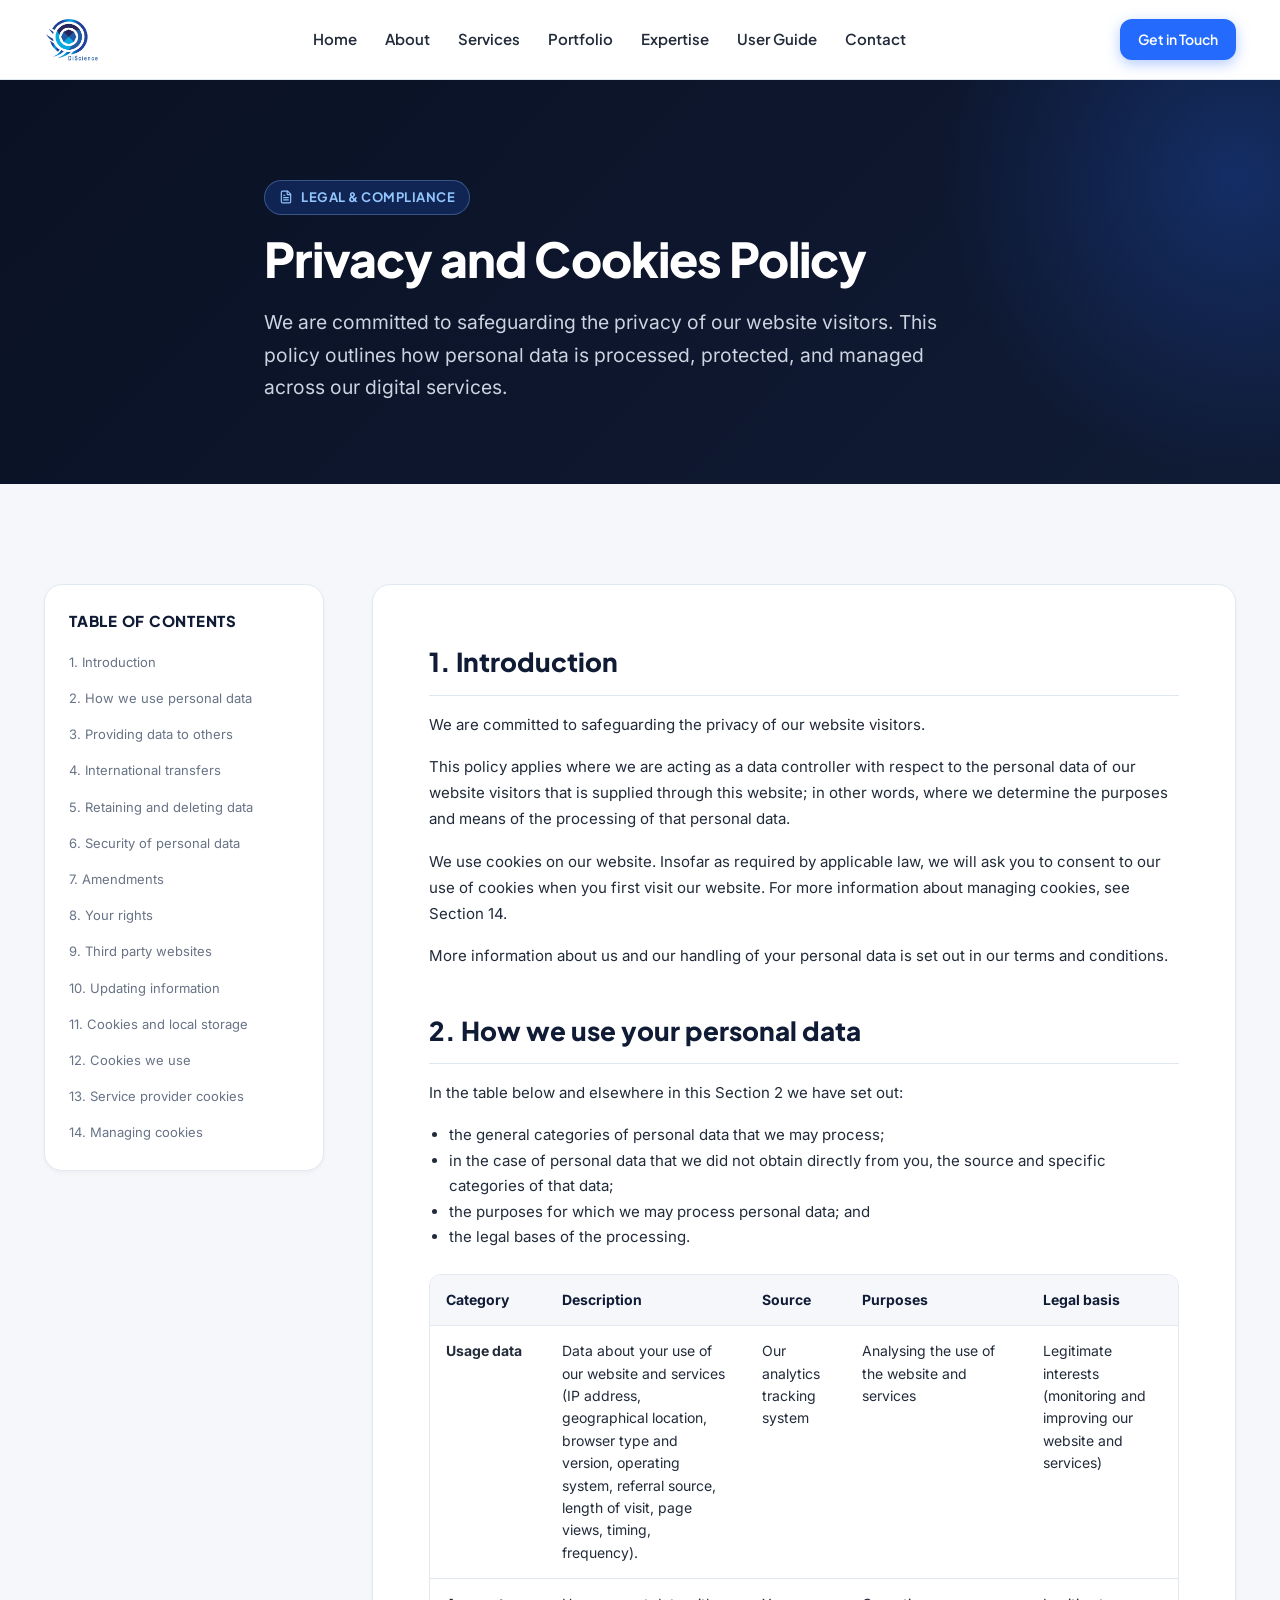
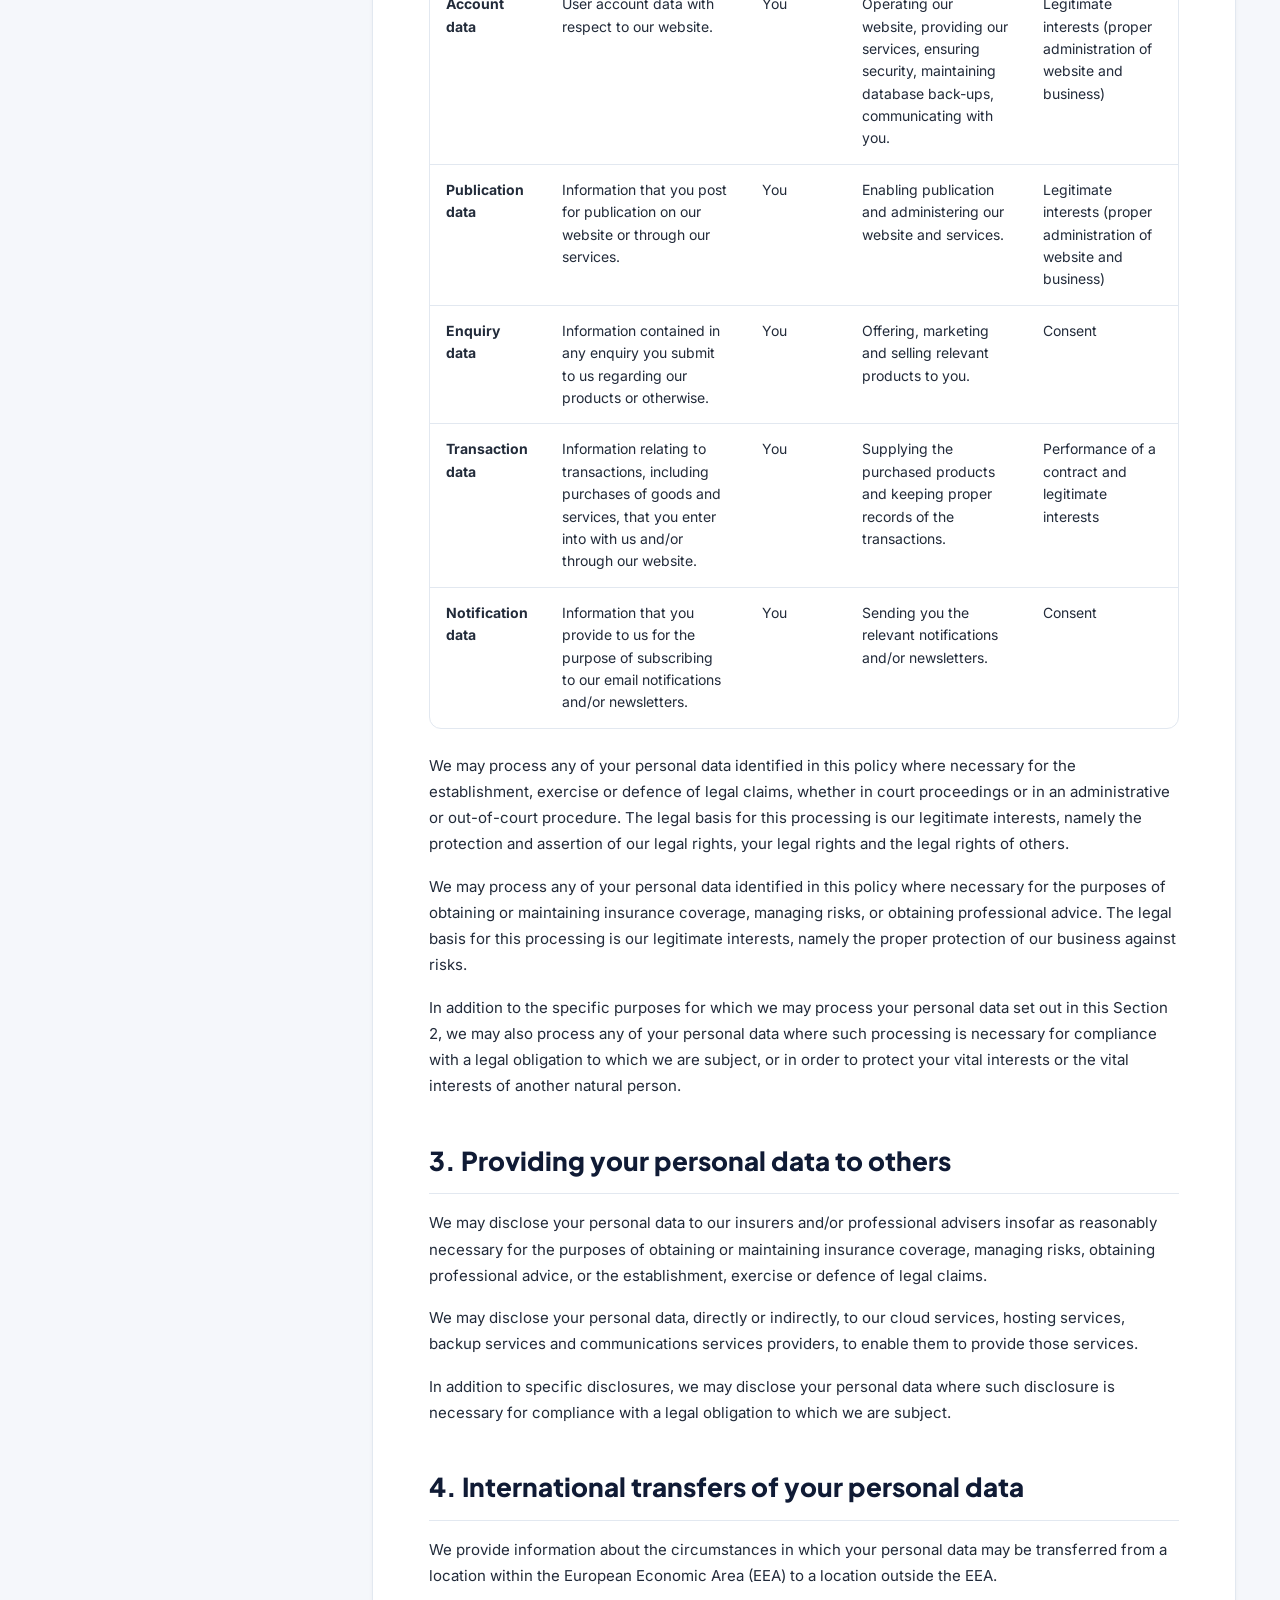
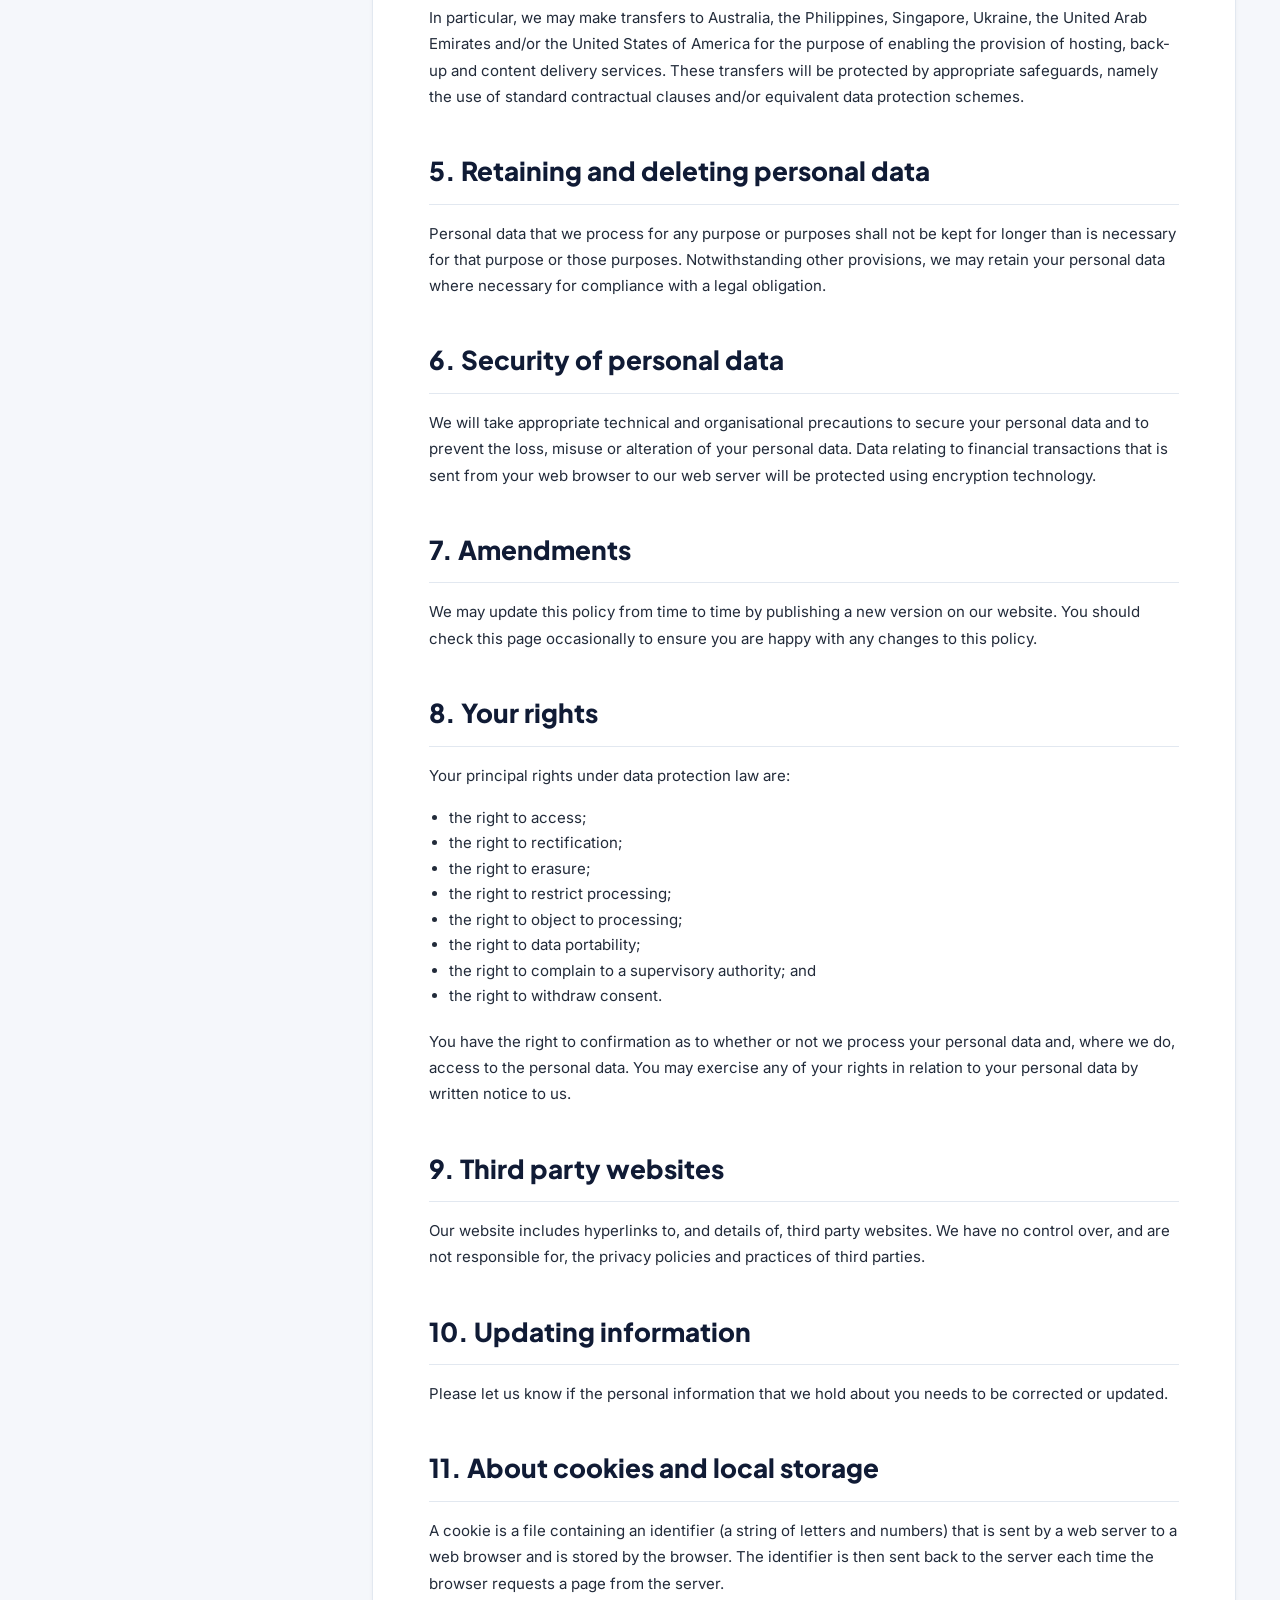
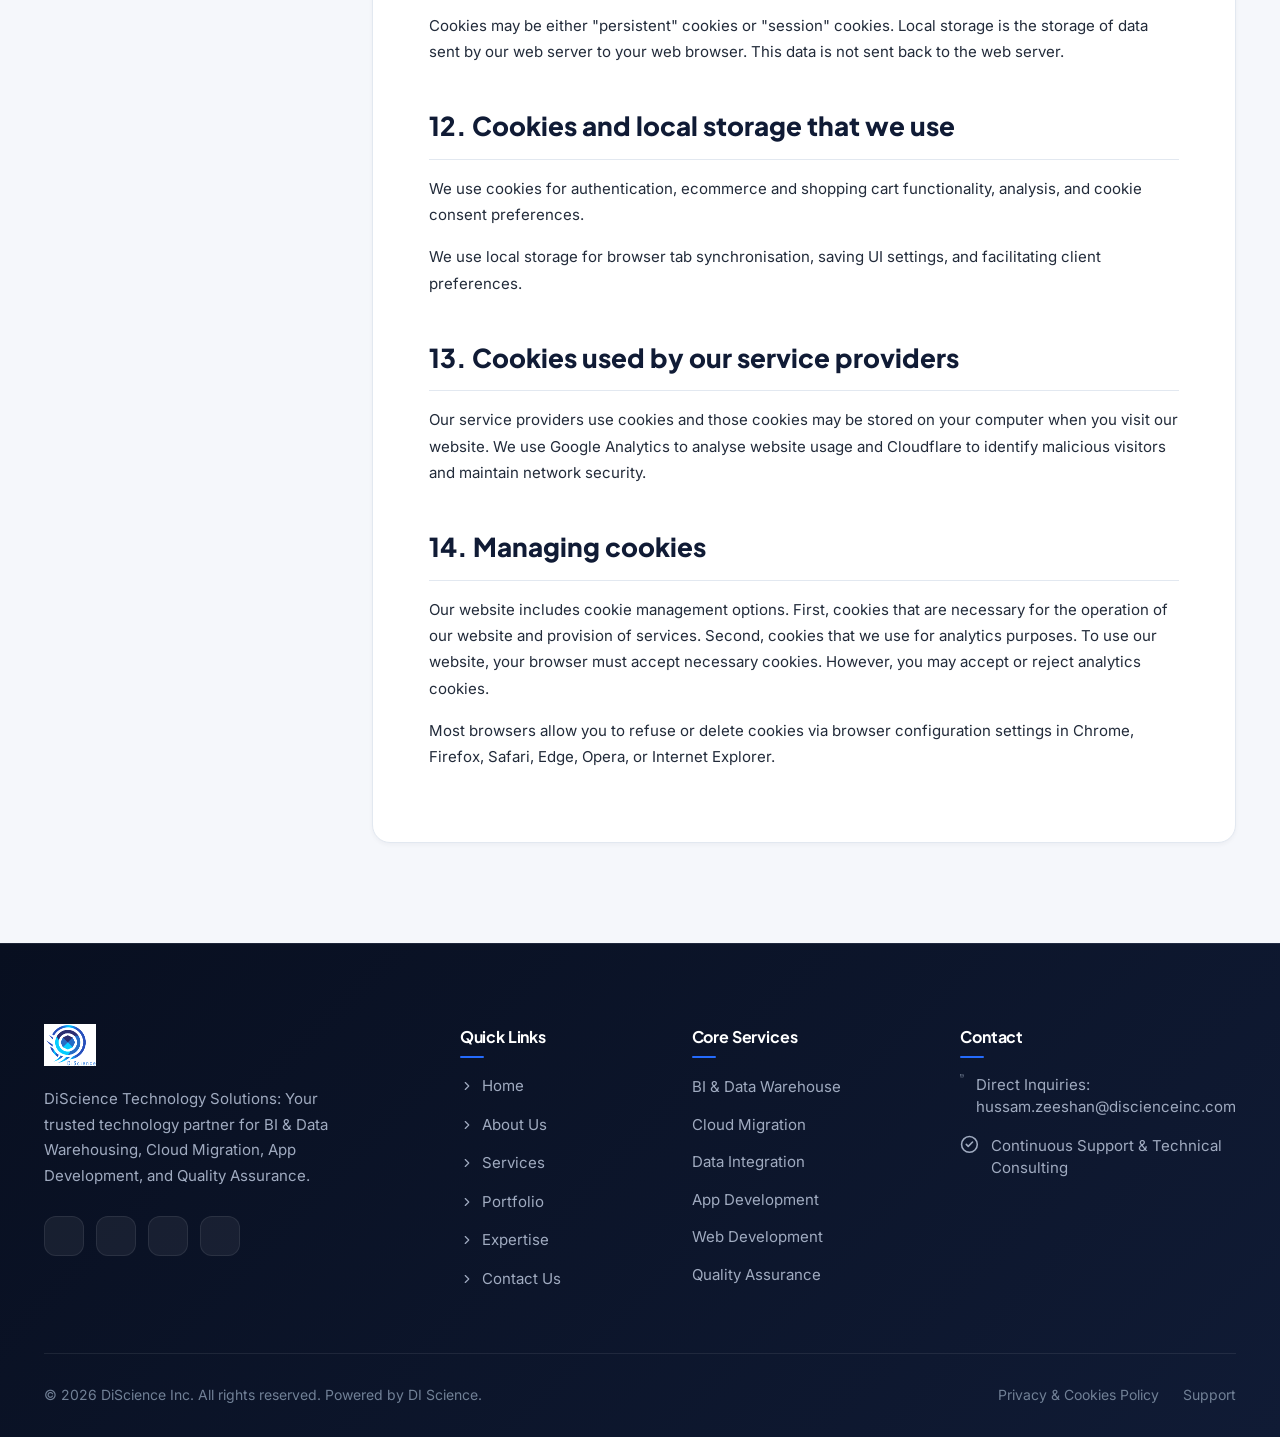
<file: privacy.html>
<!DOCTYPE html>
<html lang="en">
<head>
  <meta charset="UTF-8">
  <meta name="viewport" content="width=device-width, initial-scale=1.0">
  <title>Privacy and Cookies Policy | DiScience Inc.</title>
  <meta name="description" content="Privacy and cookies policy for DiScience Inc. and DiScience Technology Solutions. Learn how personal data, cookies, and local storage are managed.">
  <meta property="og:title" content="Privacy and Cookies Policy - DiScience Inc.">
  <meta property="og:description" content="Official privacy and cookies policy governing our website visitors, personal data processing, and local storage.">
  <meta property="og:type" content="website">
  <meta property="og:image" content="assets/icons/discience-logo.png">

  <!-- Favicon -->
  <link rel="icon" type="image/png" sizes="32x32" href="assets/icons/favicon-32x32.png">
  <link rel="apple-touch-icon" sizes="180x180" href="assets/icons/favicon-180x180.png">

  <!-- Self-Hosted Local Typography -->
  <link rel="stylesheet" href="css/fonts.css">

  <!-- Core CSS -->
  <link rel="stylesheet" href="css/style.css">
  <link rel="stylesheet" href="css/animations.css">
  <link rel="stylesheet" href="css/pages.css">
  <link rel="stylesheet" href="css/responsive.css">

  <!-- Lucide Icons -->
  <script src="js/lucide.min.js"></script>
</head>
<body>

  <!-- ==========================================================================
       HEADER & NAVIGATION
       ========================================================================== -->
  <header class="site-header">
    <div class="container header-container">
      <a href="index.html" class="brand-logo" aria-label="DiScience Home">
        <img src="assets/icons/discience-logo.png" alt="DiScience Technology Solutions Logo" width="44" height="44">
        <div class="brand-text">
          <span class="brand-name">Di<span>Science</span></span>
          <span class="brand-tagline">Technology Solutions</span>
        </div>
      </a>

      <nav class="main-nav" aria-label="Primary Navigation">
        <ul class="nav-list">
          <li><a href="index.html" class="nav-link">Home</a></li>
          <li><a href="about.html" class="nav-link">About</a></li>
          <li><a href="services.html" class="nav-link">Services</a></li>
          <li><a href="portfolio.html" class="nav-link">Portfolio</a></li>
          <li><a href="expertise.html" class="nav-link">Expertise</a></li>
          <li><a href="user-guide.html" class="nav-link">User Guide</a></li>
          <li><a href="contact.html" class="nav-link">Contact</a></li>
        </ul>
      </nav>

      <div class="header-cta">
        <a href="contact.html" class="btn btn-primary btn-sm">Get in Touch</a>
        <button class="mobile-toggle" aria-label="Toggle mobile menu" aria-expanded="false">
          <span></span>
          <span></span>
          <span></span>
        </button>
      </div>
    </div>
  </header>

  <!-- Mobile Drawer & Overlay -->
  <div class="mobile-drawer-overlay"></div>
  <aside class="mobile-drawer" aria-label="Mobile Navigation">
    <ul class="mobile-nav-list">
      <li><a href="index.html" class="mobile-nav-link">Home <i data-lucide="chevron-right"></i></a></li>
      <li><a href="about.html" class="mobile-nav-link">About <i data-lucide="chevron-right"></i></a></li>
      <li><a href="services.html" class="mobile-nav-link">Services <i data-lucide="chevron-right"></i></a></li>
      <li><a href="portfolio.html" class="mobile-nav-link">Portfolio <i data-lucide="chevron-right"></i></a></li>
      <li><a href="expertise.html" class="mobile-nav-link">Expertise <i data-lucide="chevron-right"></i></a></li>
      <li><a href="user-guide.html" class="mobile-nav-link">User Guide <i data-lucide="chevron-right"></i></a></li>
      <li><a href="contact.html" class="mobile-nav-link">Contact <i data-lucide="chevron-right"></i></a></li>
      <li><a href="privacy.html" class="mobile-nav-link active">Privacy Policy <i data-lucide="chevron-right"></i></a></li>
    </ul>
    <div class="mobile-drawer-cta">
      <a href="contact.html" class="btn btn-primary" style="width: 100%;">Get in Touch</a>
    </div>
  </aside>

  <!-- ==========================================================================
       PAGE HERO
       ========================================================================== -->
  <section class="page-hero">
    <div class="container page-hero-content">
      <div class="kicker-badge" style="background: rgba(36, 107, 253, 0.2); color: #93C5FD; border-color: rgba(147, 197, 253, 0.3);">
        <i data-lucide="file-text" style="width: 14px; height: 14px;"></i> Legal &amp; Compliance
      </div>
      <h1 class="page-hero-title">Privacy and Cookies Policy</h1>
      <p class="page-hero-desc">
        We are committed to safeguarding the privacy of our website visitors. This policy outlines how personal data is processed, protected, and managed across our digital services.
      </p>
    </div>
  </section>

  <!-- ==========================================================================
       PRIVACY CONTENT & TOC LAYOUT
       ========================================================================== -->
  <section class="section">
    <div class="container privacy-layout">

      <!-- Table of Contents Sidebar -->
      <aside class="privacy-toc-box">
        <h3 class="privacy-toc-title">Table of Contents</h3>
        <nav class="privacy-toc-list">
          <a href="#sec-1" class="privacy-toc-link">1. Introduction</a>
          <a href="#sec-2" class="privacy-toc-link">2. How we use personal data</a>
          <a href="#sec-3" class="privacy-toc-link">3. Providing data to others</a>
          <a href="#sec-4" class="privacy-toc-link">4. International transfers</a>
          <a href="#sec-5" class="privacy-toc-link">5. Retaining and deleting data</a>
          <a href="#sec-6" class="privacy-toc-link">6. Security of personal data</a>
          <a href="#sec-7" class="privacy-toc-link">7. Amendments</a>
          <a href="#sec-8" class="privacy-toc-link">8. Your rights</a>
          <a href="#sec-9" class="privacy-toc-link">9. Third party websites</a>
          <a href="#sec-10" class="privacy-toc-link">10. Updating information</a>
          <a href="#sec-11" class="privacy-toc-link">11. Cookies and local storage</a>
          <a href="#sec-12" class="privacy-toc-link">12. Cookies we use</a>
          <a href="#sec-13" class="privacy-toc-link">13. Service provider cookies</a>
          <a href="#sec-14" class="privacy-toc-link">14. Managing cookies</a>
        </nav>
      </aside>

      <!-- Document Content Body -->
      <div class="privacy-document-card privacy-content">

        <h2 id="sec-1">1. Introduction</h2>
        <p>
          We are committed to safeguarding the privacy of our website visitors.
        </p>
        <p>
          This policy applies where we are acting as a data controller with respect to the personal data of our website visitors that is supplied through this website; in other words, where we determine the purposes and means of the processing of that personal data.
        </p>
        <p>
          We use cookies on our website. Insofar as required by applicable law, we will ask you to consent to our use of cookies when you first visit our website. For more information about managing cookies, see Section 14.
        </p>
        <p>
          More information about us and our handling of your personal data is set out in our terms and conditions.
        </p>

        <h2 id="sec-2">2. How we use your personal data</h2>
        <p>
          In the table below and elsewhere in this Section 2 we have set out:
        </p>
        <ul style="list-style: disc; padding-left: 20px; margin-bottom: 20px; font-size: 0.9375rem; line-height: 1.7;">
          <li>the general categories of personal data that we may process;</li>
          <li>in the case of personal data that we did not obtain directly from you, the source and specific categories of that data;</li>
          <li>the purposes for which we may process personal data; and</li>
          <li>the legal bases of the processing.</li>
        </ul>

        <div class="privacy-table-wrapper">
          <table class="privacy-table">
            <thead>
              <tr>
                <th>Category</th>
                <th>Description</th>
                <th>Source</th>
                <th>Purposes</th>
                <th>Legal basis</th>
              </tr>
            </thead>
            <tbody>
              <tr>
                <td><strong>Usage data</strong></td>
                <td>Data about your use of our website and services (IP address, geographical location, browser type and version, operating system, referral source, length of visit, page views, timing, frequency).</td>
                <td>Our analytics tracking system</td>
                <td>Analysing the use of the website and services</td>
                <td>Legitimate interests (monitoring and improving our website and services)</td>
              </tr>
              <tr>
                <td><strong>Account data</strong></td>
                <td>User account data with respect to our website.</td>
                <td>You</td>
                <td>Operating our website, providing our services, ensuring security, maintaining database back-ups, communicating with you.</td>
                <td>Legitimate interests (proper administration of website and business)</td>
              </tr>
              <tr>
                <td><strong>Publication data</strong></td>
                <td>Information that you post for publication on our website or through our services.</td>
                <td>You</td>
                <td>Enabling publication and administering our website and services.</td>
                <td>Legitimate interests (proper administration of website and business)</td>
              </tr>
              <tr>
                <td><strong>Enquiry data</strong></td>
                <td>Information contained in any enquiry you submit to us regarding our products or otherwise.</td>
                <td>You</td>
                <td>Offering, marketing and selling relevant products to you.</td>
                <td>Consent</td>
              </tr>
              <tr>
                <td><strong>Transaction data</strong></td>
                <td>Information relating to transactions, including purchases of goods and services, that you enter into with us and/or through our website.</td>
                <td>You</td>
                <td>Supplying the purchased products and keeping proper records of the transactions.</td>
                <td>Performance of a contract and legitimate interests</td>
              </tr>
              <tr>
                <td><strong>Notification data</strong></td>
                <td>Information that you provide to us for the purpose of subscribing to our email notifications and/or newsletters.</td>
                <td>You</td>
                <td>Sending you the relevant notifications and/or newsletters.</td>
                <td>Consent</td>
              </tr>
            </tbody>
          </table>
        </div>

        <p>
          We may process any of your personal data identified in this policy where necessary for the establishment, exercise or defence of legal claims, whether in court proceedings or in an administrative or out-of-court procedure. The legal basis for this processing is our legitimate interests, namely the protection and assertion of our legal rights, your legal rights and the legal rights of others.
        </p>
        <p>
          We may process any of your personal data identified in this policy where necessary for the purposes of obtaining or maintaining insurance coverage, managing risks, or obtaining professional advice. The legal basis for this processing is our legitimate interests, namely the proper protection of our business against risks.
        </p>
        <p>
          In addition to the specific purposes for which we may process your personal data set out in this Section 2, we may also process any of your personal data where such processing is necessary for compliance with a legal obligation to which we are subject, or in order to protect your vital interests or the vital interests of another natural person.
        </p>

        <h2 id="sec-3">3. Providing your personal data to others</h2>
        <p>
          We may disclose your personal data to our insurers and/or professional advisers insofar as reasonably necessary for the purposes of obtaining or maintaining insurance coverage, managing risks, obtaining professional advice, or the establishment, exercise or defence of legal claims.
        </p>
        <p>
          We may disclose your personal data, directly or indirectly, to our cloud services, hosting services, backup services and communications services providers, to enable them to provide those services.
        </p>
        <p>
          In addition to specific disclosures, we may disclose your personal data where such disclosure is necessary for compliance with a legal obligation to which we are subject.
        </p>

        <h2 id="sec-4">4. International transfers of your personal data</h2>
        <p>
          We provide information about the circumstances in which your personal data may be transferred from a location within the European Economic Area (EEA) to a location outside the EEA.
        </p>
        <p>
          In particular, we may make transfers to Australia, the Philippines, Singapore, Ukraine, the United Arab Emirates and/or the United States of America for the purpose of enabling the provision of hosting, back-up and content delivery services. These transfers will be protected by appropriate safeguards, namely the use of standard contractual clauses and/or equivalent data protection schemes.
        </p>

        <h2 id="sec-5">5. Retaining and deleting personal data</h2>
        <p>
          Personal data that we process for any purpose or purposes shall not be kept for longer than is necessary for that purpose or those purposes. Notwithstanding other provisions, we may retain your personal data where necessary for compliance with a legal obligation.
        </p>

        <h2 id="sec-6">6. Security of personal data</h2>
        <p>
          We will take appropriate technical and organisational precautions to secure your personal data and to prevent the loss, misuse or alteration of your personal data. Data relating to financial transactions that is sent from your web browser to our web server will be protected using encryption technology.
        </p>

        <h2 id="sec-7">7. Amendments</h2>
        <p>
          We may update this policy from time to time by publishing a new version on our website. You should check this page occasionally to ensure you are happy with any changes to this policy.
        </p>

        <h2 id="sec-8">8. Your rights</h2>
        <p>
          Your principal rights under data protection law are:
        </p>
        <ul style="list-style: disc; padding-left: 20px; margin-bottom: 20px; font-size: 0.9375rem; line-height: 1.7;">
          <li>the right to access;</li>
          <li>the right to rectification;</li>
          <li>the right to erasure;</li>
          <li>the right to restrict processing;</li>
          <li>the right to object to processing;</li>
          <li>the right to data portability;</li>
          <li>the right to complain to a supervisory authority; and</li>
          <li>the right to withdraw consent.</li>
        </ul>
        <p>
          You have the right to confirmation as to whether or not we process your personal data and, where we do, access to the personal data. You may exercise any of your rights in relation to your personal data by written notice to us.
        </p>

        <h2 id="sec-9">9. Third party websites</h2>
        <p>
          Our website includes hyperlinks to, and details of, third party websites. We have no control over, and are not responsible for, the privacy policies and practices of third parties.
        </p>

        <h2 id="sec-10">10. Updating information</h2>
        <p>
          Please let us know if the personal information that we hold about you needs to be corrected or updated.
        </p>

        <h2 id="sec-11">11. About cookies and local storage</h2>
        <p>
          A cookie is a file containing an identifier (a string of letters and numbers) that is sent by a web server to a web browser and is stored by the browser. The identifier is then sent back to the server each time the browser requests a page from the server.
        </p>
        <p>
          Cookies may be either "persistent" cookies or "session" cookies. Local storage is the storage of data sent by our web server to your web browser. This data is not sent back to the web server.
        </p>

        <h2 id="sec-12">12. Cookies and local storage that we use</h2>
        <p>
          We use cookies for authentication, ecommerce and shopping cart functionality, analysis, and cookie consent preferences.
        </p>
        <p>
          We use local storage for browser tab synchronisation, saving UI settings, and facilitating client preferences.
        </p>

        <h2 id="sec-13">13. Cookies used by our service providers</h2>
        <p>
          Our service providers use cookies and those cookies may be stored on your computer when you visit our website. We use Google Analytics to analyse website usage and Cloudflare to identify malicious visitors and maintain network security.
        </p>

        <h2 id="sec-14">14. Managing cookies</h2>
        <p>
          Our website includes cookie management options. First, cookies that are necessary for the operation of our website and provision of services. Second, cookies that we use for analytics purposes. To use our website, your browser must accept necessary cookies. However, you may accept or reject analytics cookies.
        </p>
        <p>
          Most browsers allow you to refuse or delete cookies via browser configuration settings in Chrome, Firefox, Safari, Edge, Opera, or Internet Explorer.
        </p>

      </div>
    </div>
  </section>

  <!-- ==========================================================================
       FOOTER
       ========================================================================== -->
  <footer class="site-footer">
    <div class="container">
      <div class="footer-top-grid">
        <div class="footer-brand">
          <a href="index.html" class="footer-logo">
            <img src="assets/icons/discience-logo.png" alt="DiScience Logo" width="42" height="42">
            <span class="footer-brand-name">Di<span>Science</span></span>
          </a>
          <p class="footer-desc">
            DiScience Technology Solutions: Your trusted technology partner for BI & Data Warehousing, Cloud Migration, App Development, and Quality Assurance.
          </p>
          <div class="footer-socials">
            <a href="#facebook" class="social-icon-btn" aria-label="Facebook" target="_blank" rel="noopener"><i data-lucide="facebook"></i></a>
            <a href="#twitter" class="social-icon-btn" aria-label="Twitter" target="_blank" rel="noopener"><i data-lucide="twitter"></i></a>
            <a href="#linkedin" class="social-icon-btn" aria-label="LinkedIn" target="_blank" rel="noopener"><i data-lucide="linkedin"></i></a>
            <a href="#youtube" class="social-icon-btn" aria-label="YouTube" target="_blank" rel="noopener"><i data-lucide="youtube"></i></a>
          </div>
        </div>

        <div>
          <h4 class="footer-col-title">Quick Links</h4>
          <ul class="footer-links-list">
            <li><a href="index.html" class="footer-link"><i data-lucide="chevron-right" style="width: 14px;"></i> Home</a></li>
            <li><a href="about.html" class="footer-link"><i data-lucide="chevron-right" style="width: 14px;"></i> About Us</a></li>
            <li><a href="services.html" class="footer-link"><i data-lucide="chevron-right" style="width: 14px;"></i> Services</a></li>
            <li><a href="portfolio.html" class="footer-link"><i data-lucide="chevron-right" style="width: 14px;"></i> Portfolio</a></li>
            <li><a href="expertise.html" class="footer-link"><i data-lucide="chevron-right" style="width: 14px;"></i> Expertise</a></li>
            <li><a href="contact.html" class="footer-link"><i data-lucide="chevron-right" style="width: 14px;"></i> Contact Us</a></li>
          </ul>
        </div>

        <div>
          <h4 class="footer-col-title">Core Services</h4>
          <ul class="footer-links-list">
            <li><a href="services.html#bi-data-warehouse" class="footer-link">BI & Data Warehouse</a></li>
            <li><a href="services.html#cloud-migration" class="footer-link">Cloud Migration</a></li>
            <li><a href="services.html#data-integration" class="footer-link">Data Integration</a></li>
            <li><a href="services.html#app-development" class="footer-link">App Development</a></li>
            <li><a href="services.html#web-development" class="footer-link">Web Development</a></li>
            <li><a href="services.html#quality-assurance" class="footer-link">Quality Assurance</a></li>
          </ul>
        </div>

        <div>
          <h4 class="footer-col-title">Contact</h4>
          <div class="footer-contact-info">
            <div class="footer-contact-item">
              <i data-lucide="mail"></i>
              <div>
                <span>Direct Inquiries:</span><br>
                <a href="mailto:hussam.zeeshan@discienceinc.com">hussam.zeeshan@discienceinc.com</a>
              </div>
            </div>
            <div class="footer-contact-item">
              <i data-lucide="check-circle-2"></i>
              <div>Continuous Support & Technical Consulting</div>
            </div>
          </div>
        </div>
      </div>

      <div class="footer-bottom">
        <div>
          &copy; <span class="current-year"></span> DiScience Inc. All rights reserved. Powered by DI Science.
        </div>
        <div class="footer-bottom-links">
          <a href="privacy.html">Privacy &amp; Cookies Policy</a>
          <a href="contact.html">Support</a>
        </div>
      </div>
    </div>
  </footer>

  <!-- Back to top button -->
  <button class="back-to-top" aria-label="Back to top">
    <i data-lucide="arrow-up"></i>
  </button>

  <!-- Modular Scripts -->
  <script src="js/storage.js"></script>
  <script src="js/navigation.js"></script>
  <script src="js/animations.js"></script>
  <script src="js/main.js"></script>
</body>
</html>
</file>
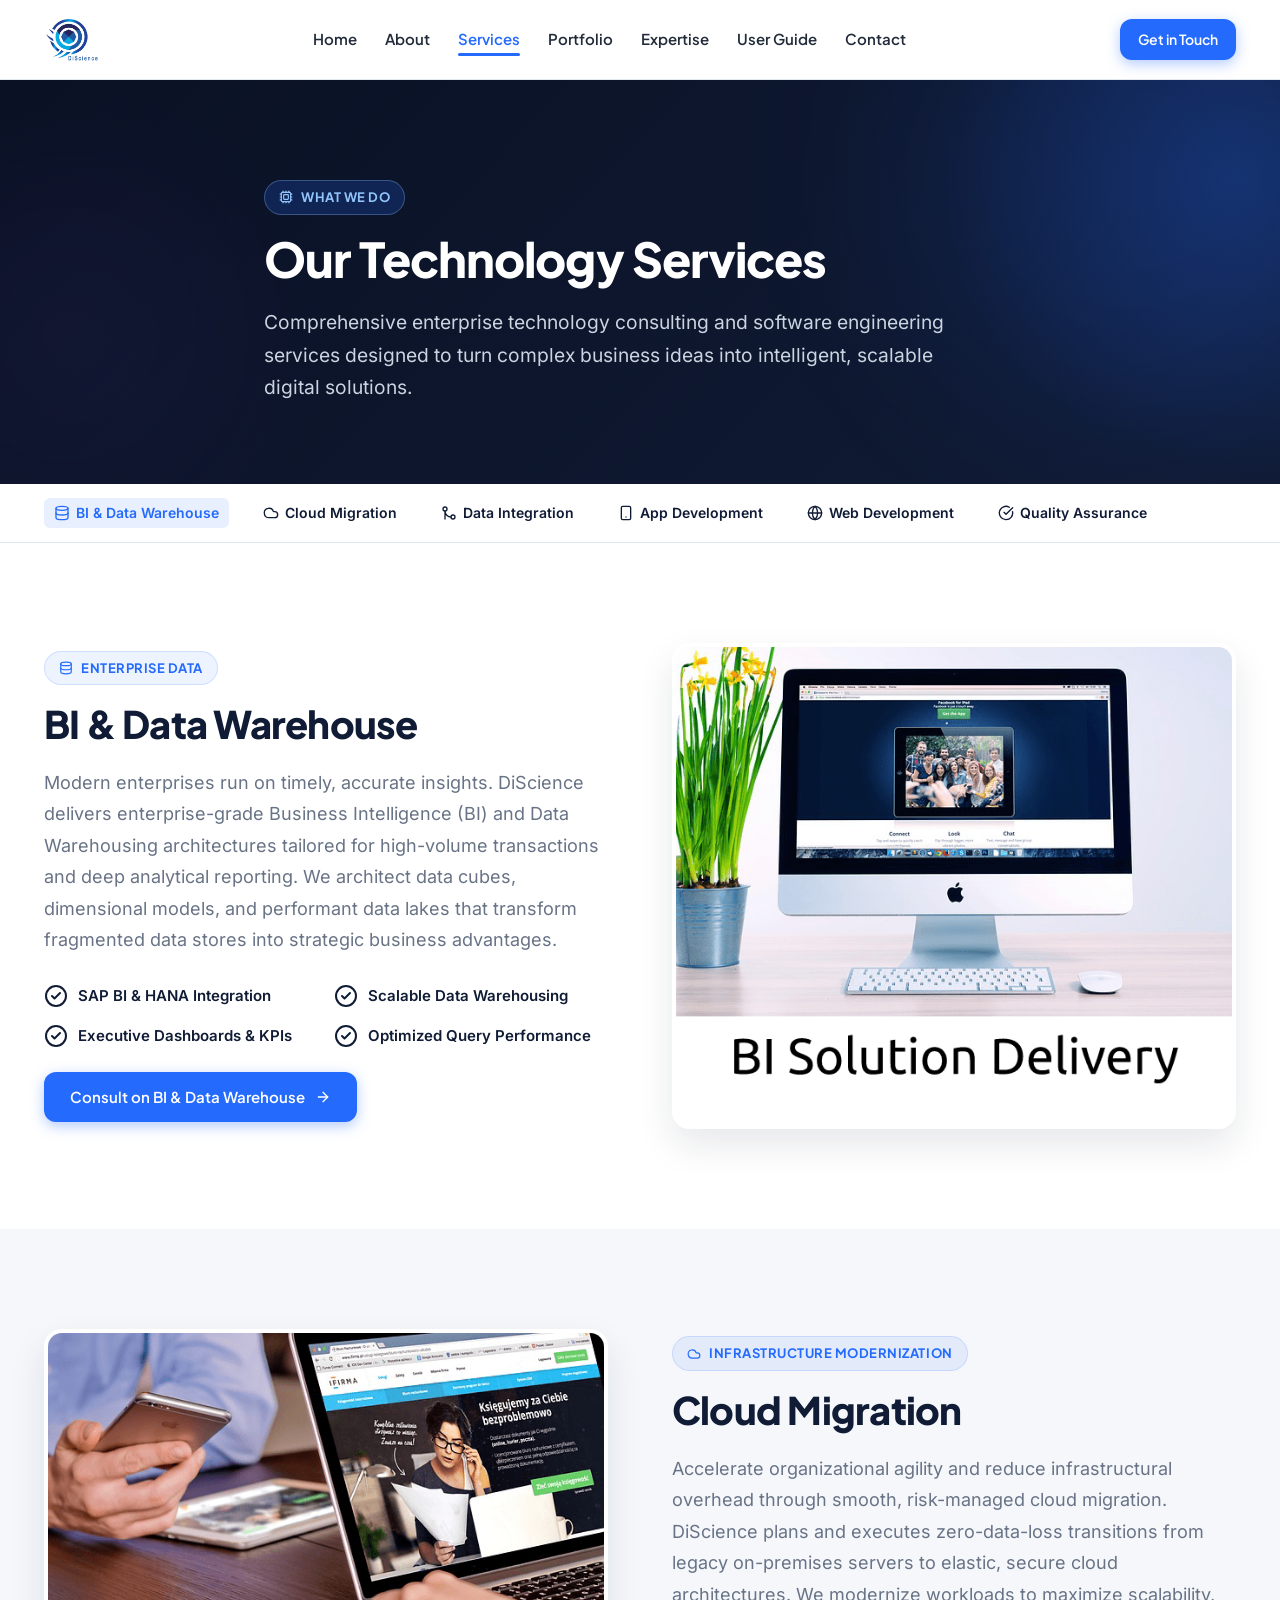
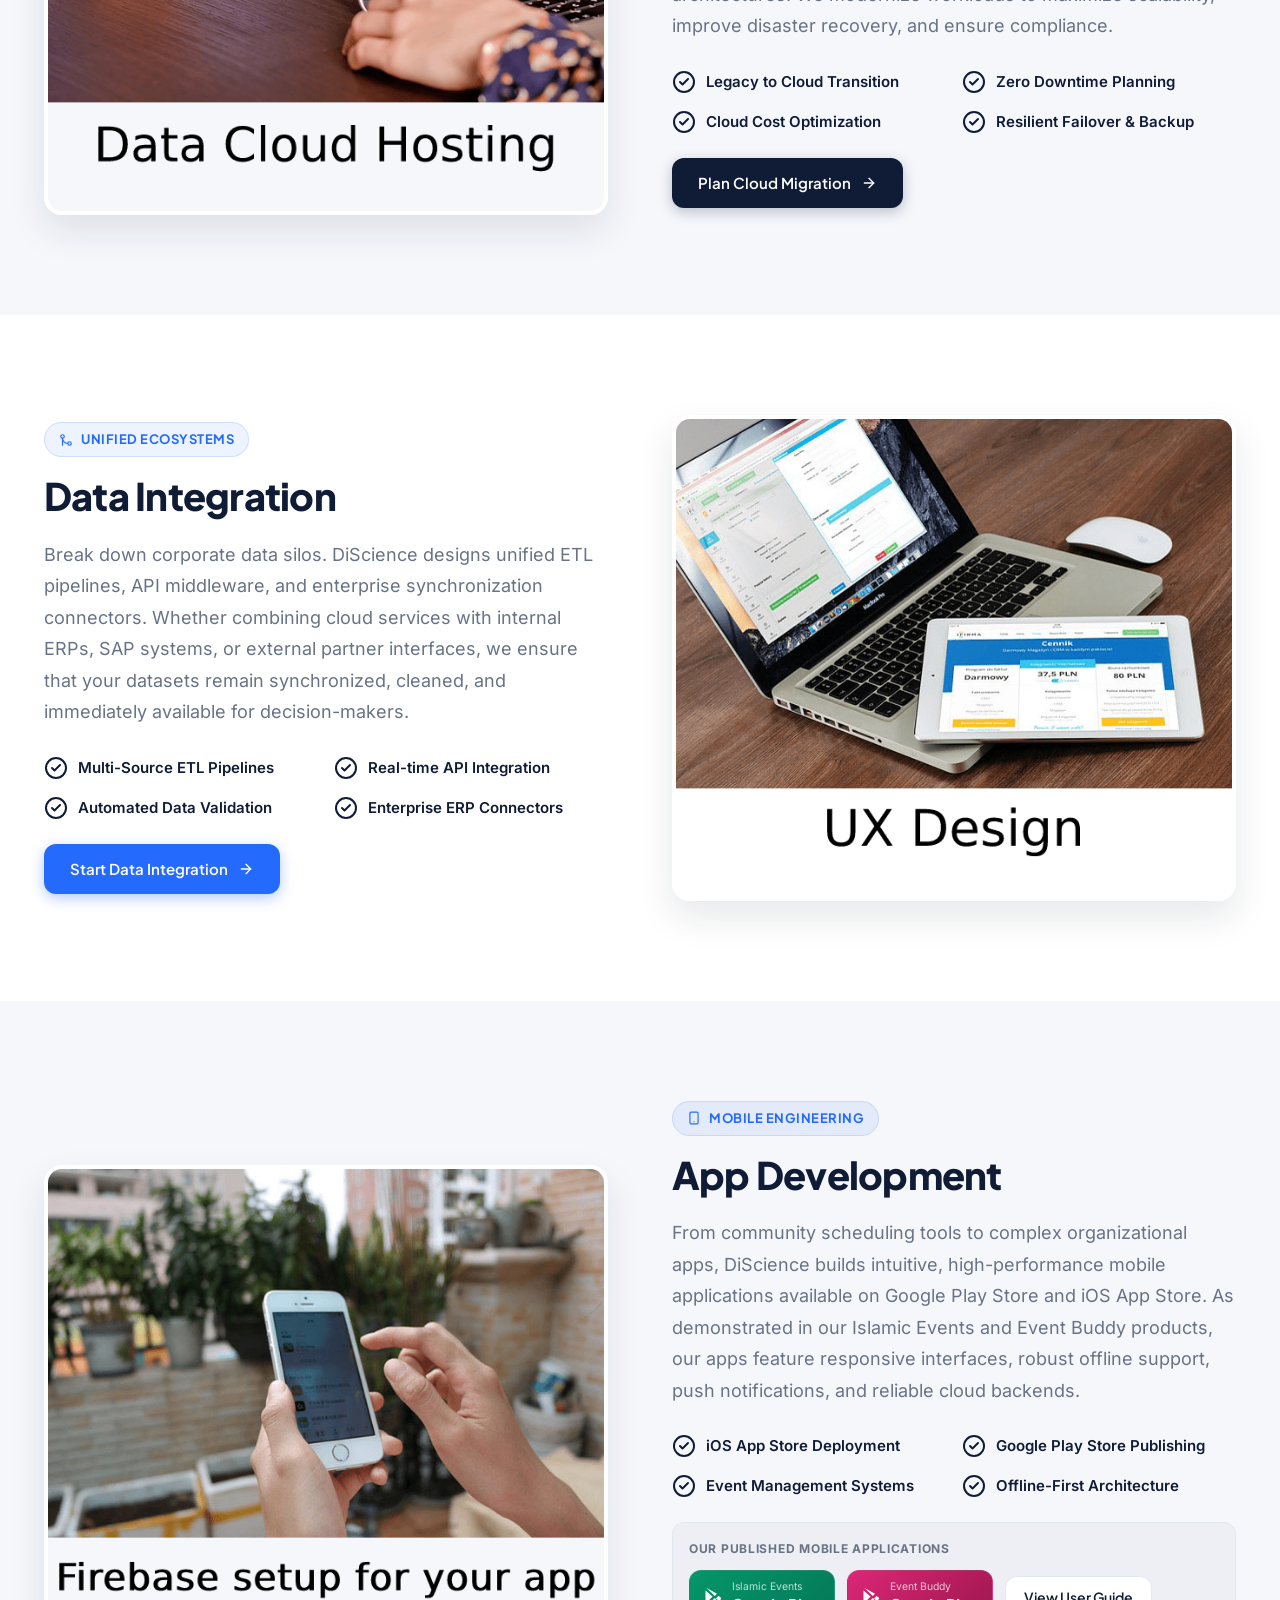
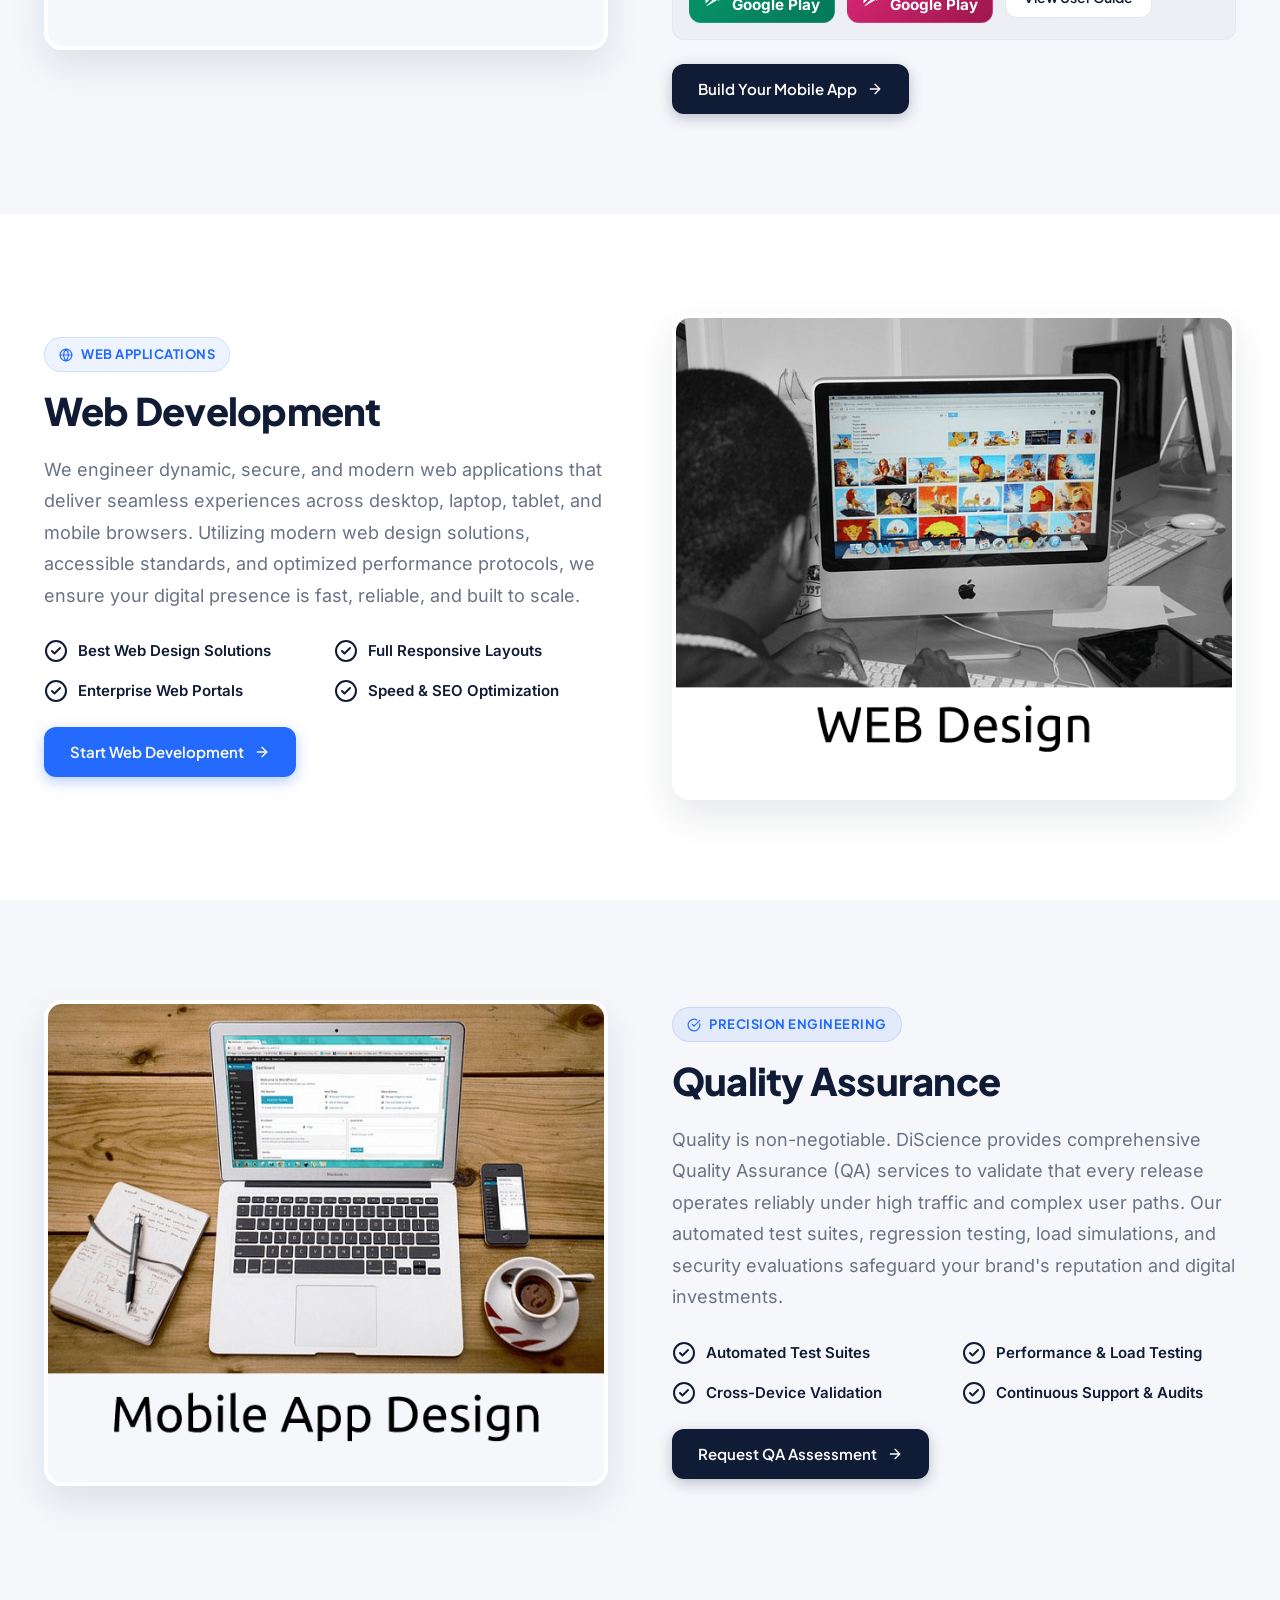
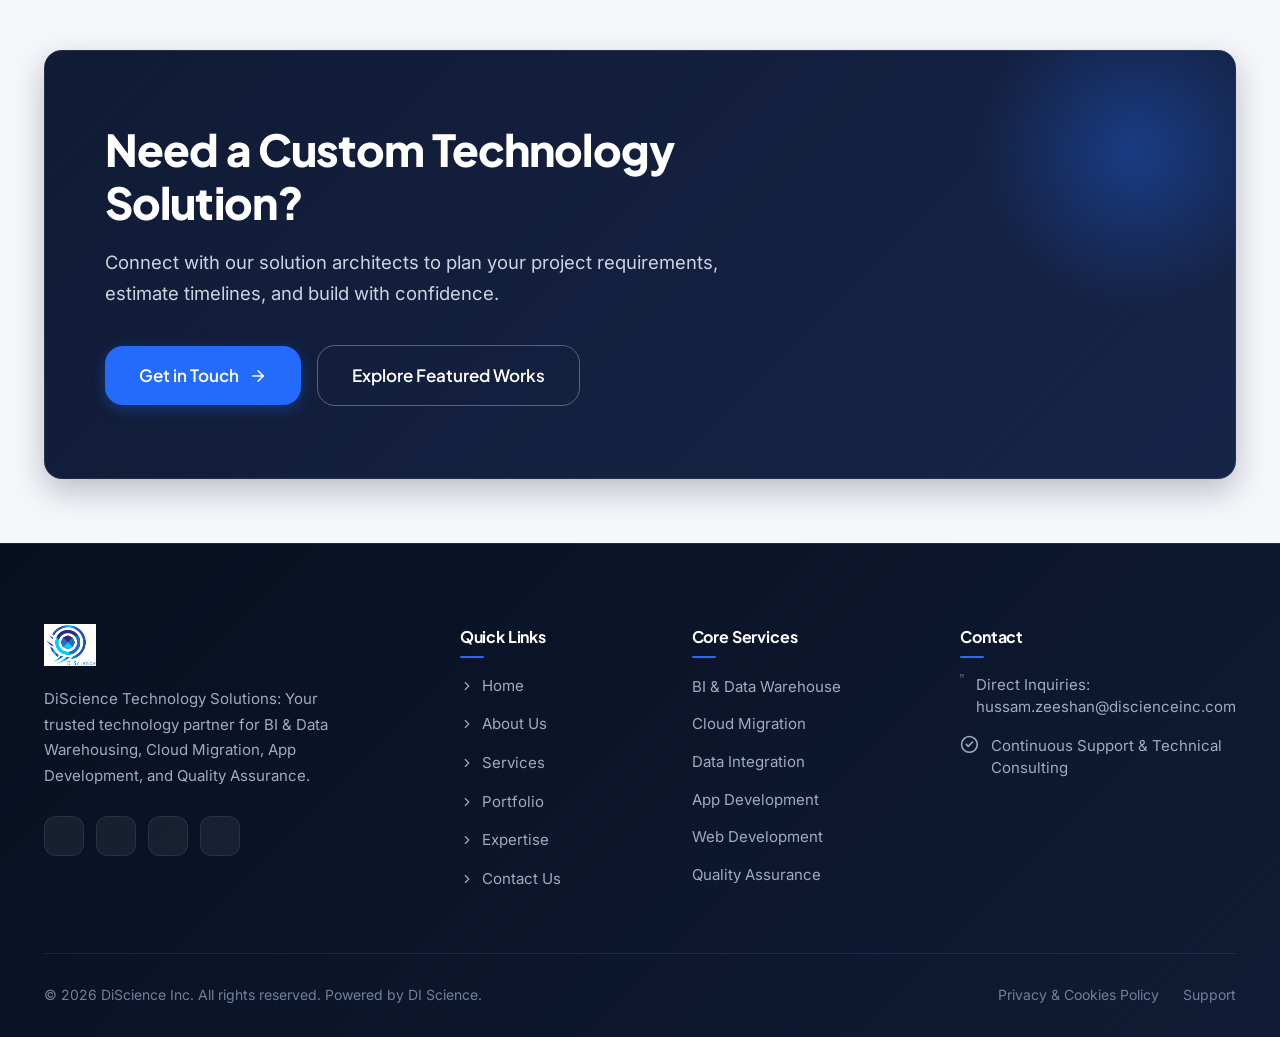
<file: services.html>
<!DOCTYPE html>
<html lang="en">
<head>
  <meta charset="UTF-8">
  <meta name="viewport" content="width=device-width, initial-scale=1.0">
  <title>Services | DiScience Inc. - Technology Solutions</title>
  <meta name="description" content="Explore DiScience technology services: BI & Data Warehouse, Cloud Migration, Data Integration, App Development, Web Development, and Quality Assurance.">
  <meta property="og:title" content="Services - DiScience Inc.">
  <meta property="og:description" content="Comprehensive engineering capabilities across enterprise data warehousing, cloud infrastructure, and modern mobile/web applications.">
  <meta property="og:type" content="website">
  <meta property="og:image" content="assets/icons/discience-logo.png">

  <!-- Favicon -->
  <link rel="icon" type="image/png" sizes="32x32" href="assets/icons/favicon-32x32.png">
  <link rel="apple-touch-icon" sizes="180x180" href="assets/icons/favicon-180x180.png">

  <!-- Self-Hosted Local Typography -->
  <link rel="stylesheet" href="css/fonts.css">

  <!-- Core CSS -->
  <link rel="stylesheet" href="css/style.css">
  <link rel="stylesheet" href="css/animations.css">
  <link rel="stylesheet" href="css/pages.css">
  <link rel="stylesheet" href="css/responsive.css">

  <!-- Lucide Icons -->
  <script src="js/lucide.min.js"></script>
</head>
<body>

  <!-- ==========================================================================
       HEADER & NAVIGATION
       ========================================================================== -->
  <header class="site-header">
    <div class="container header-container">
      <a href="index.html" class="brand-logo" aria-label="DiScience Home">
        <img src="assets/icons/discience-logo.png" alt="DiScience Technology Solutions Logo" width="44" height="44">
        <div class="brand-text">
          <span class="brand-name">Di<span>Science</span></span>
          <span class="brand-tagline">Technology Solutions</span>
        </div>
      </a>

      <nav class="main-nav" aria-label="Primary Navigation">
        <ul class="nav-list">
          <li><a href="index.html" class="nav-link">Home</a></li>
          <li><a href="about.html" class="nav-link">About</a></li>
          <li><a href="services.html" class="nav-link active">Services</a></li>
          <li><a href="portfolio.html" class="nav-link">Portfolio</a></li>
          <li><a href="expertise.html" class="nav-link">Expertise</a></li>
          <li><a href="user-guide.html" class="nav-link">User Guide</a></li>
          <li><a href="contact.html" class="nav-link">Contact</a></li>
        </ul>
      </nav>

      <div class="header-cta">
        <a href="contact.html" class="btn btn-primary btn-sm">Get in Touch</a>
        <button class="mobile-toggle" aria-label="Toggle mobile menu" aria-expanded="false">
          <span></span>
          <span></span>
          <span></span>
        </button>
      </div>
    </div>
  </header>

  <!-- Mobile Drawer & Overlay -->
  <div class="mobile-drawer-overlay"></div>
  <aside class="mobile-drawer" aria-label="Mobile Navigation">
    <ul class="mobile-nav-list">
      <li><a href="index.html" class="mobile-nav-link">Home <i data-lucide="chevron-right"></i></a></li>
      <li><a href="about.html" class="mobile-nav-link">About <i data-lucide="chevron-right"></i></a></li>
      <li><a href="services.html" class="mobile-nav-link active">Services <i data-lucide="chevron-right"></i></a></li>
      <li><a href="portfolio.html" class="mobile-nav-link">Portfolio <i data-lucide="chevron-right"></i></a></li>
      <li><a href="expertise.html" class="mobile-nav-link">Expertise <i data-lucide="chevron-right"></i></a></li>
      <li><a href="user-guide.html" class="mobile-nav-link">User Guide <i data-lucide="chevron-right"></i></a></li>
      <li><a href="contact.html" class="mobile-nav-link">Contact <i data-lucide="chevron-right"></i></a></li>
      <li><a href="privacy.html" class="mobile-nav-link">Privacy Policy <i data-lucide="chevron-right"></i></a></li>
    </ul>
    <div class="mobile-drawer-cta">
      <a href="contact.html" class="btn btn-primary" style="width: 100%;">Get in Touch</a>
    </div>
  </aside>

  <!-- ==========================================================================
       PAGE HERO
       ========================================================================== -->
  <section class="page-hero" style="position:relative;overflow:hidden;">
    <div class="orb orb-blue" style="width:500px;height:500px;top:-150px;right:-100px;opacity:0.5;"></div>
    <div class="orb orb-purple" style="width:300px;height:300px;bottom:0;left:-80px;opacity:0.4;"></div>
    <div class="container page-hero-content" style="position:relative;z-index:1;">
      <div class="kicker-badge" style="background: rgba(36, 107, 253, 0.2); color: #93C5FD; border-color: rgba(147, 197, 253, 0.3);">
        <i data-lucide="cpu" style="width: 14px; height: 14px;"></i> What We Do
      </div>
      <h1 class="page-hero-title">Our Technology Services</h1>
      <p class="page-hero-desc">
        Comprehensive enterprise technology consulting and software engineering services designed to turn complex business ideas into intelligent, scalable digital solutions.
      </p>
    </div>
  </section>

  <!-- Quick Anchors Strip -->
  <div id="service-nav" style="background: var(--bg-surface); border-bottom: 1px solid var(--border-subtle); padding: 14px 0; position: sticky; top: 0; z-index: 100;">
    <div class="container" style="display: flex; gap: 24px; overflow-x: auto; white-space: nowrap; font-size: 0.875rem; font-weight: 600;">
      <a href="#bi-data-warehouse" class="service-nav-link" style="display: flex; align-items: center; gap: 6px; padding: 4px 10px; border-radius: 6px; transition: all 0.2s; color: var(--primary-navy); text-decoration: none;"><i data-lucide="database" style="width: 16px;"></i> BI &amp; Data Warehouse</a>
      <a href="#cloud-migration" class="service-nav-link" style="display: flex; align-items: center; gap: 6px; padding: 4px 10px; border-radius: 6px; transition: all 0.2s; color: var(--primary-navy); text-decoration: none;"><i data-lucide="cloud" style="width: 16px;"></i> Cloud Migration</a>
      <a href="#data-integration" class="service-nav-link" style="display: flex; align-items: center; gap: 6px; padding: 4px 10px; border-radius: 6px; transition: all 0.2s; color: var(--primary-navy); text-decoration: none;"><i data-lucide="git-merge" style="width: 16px;"></i> Data Integration</a>
      <a href="#app-development" class="service-nav-link" style="display: flex; align-items: center; gap: 6px; padding: 4px 10px; border-radius: 6px; transition: all 0.2s; color: var(--primary-navy); text-decoration: none;"><i data-lucide="smartphone" style="width: 16px;"></i> App Development</a>
      <a href="#web-development" class="service-nav-link" style="display: flex; align-items: center; gap: 6px; padding: 4px 10px; border-radius: 6px; transition: all 0.2s; color: var(--primary-navy); text-decoration: none;"><i data-lucide="globe" style="width: 16px;"></i> Web Development</a>
      <a href="#quality-assurance" class="service-nav-link" style="display: flex; align-items: center; gap: 6px; padding: 4px 10px; border-radius: 6px; transition: all 0.2s; color: var(--primary-navy); text-decoration: none;"><i data-lucide="check-circle" style="width: 16px;"></i> Quality Assurance</a>
    </div>
  </div>
  <style>
    .service-nav-link.is-active { background: rgba(36,107,253,0.1); color: #246BFD !important; }
    .highlight-check-item i { color: #246BFD; }
  </style>
  <script>
    (function() {
      var sections = ['bi-data-warehouse','cloud-migration','data-integration','app-development','web-development','quality-assurance'];
      function updateActive() {
        var scrollY = window.scrollY + 120;
        var active = sections[0];
        sections.forEach(function(id) {
          var el = document.getElementById(id);
          if (el && el.offsetTop <= scrollY) active = id;
        });
        document.querySelectorAll('.service-nav-link').forEach(function(a) {
          a.classList.toggle('is-active', a.getAttribute('href') === '#' + active);
        });
      }
      window.addEventListener('scroll', updateActive, {passive:true});
      updateActive();
    })();
  </script>

  <!-- ==========================================================================
       DETAILED SERVICE 1: BI & DATA WAREHOUSE
       ========================================================================== -->
  <section id="bi-data-warehouse" class="section section-white">
    <div class="container intro-grid">
      <div class="intro-content-block reveal-left">
        <div class="kicker-badge">
          <i data-lucide="database" style="width: 14px; height: 14px;"></i> Enterprise Data
        </div>
        <h2>BI &amp; Data Warehouse</h2>
        <p class="intro-desc">
          Modern enterprises run on timely, accurate insights. DiScience delivers enterprise-grade Business Intelligence (BI) and Data Warehousing architectures tailored for high-volume transactions and deep analytical reporting. We architect data cubes, dimensional models, and performant data lakes that transform fragmented data stores into strategic business advantages.
        </p>
        <div class="intro-highlights" style="margin-bottom: 24px;">
          <div class="highlight-check-item"><i data-lucide="check-circle-2"></i> SAP BI &amp; HANA Integration</div>
          <div class="highlight-check-item"><i data-lucide="check-circle-2"></i> Scalable Data Warehousing</div>
          <div class="highlight-check-item"><i data-lucide="check-circle-2"></i> Executive Dashboards &amp; KPIs</div>
          <div class="highlight-check-item"><i data-lucide="check-circle-2"></i> Optimized Query Performance</div>
        </div>
        <a href="contact.html?service=bi" class="btn btn-primary">
          Consult on BI &amp; Data Warehouse <i data-lucide="arrow-right" style="width: 16px;"></i>
        </a>
      </div>

      <div class="intro-visual reveal-right">
        <div class="intro-image-frame">
          <img src="assets/images/services/bi-data-warehouse.png" alt="BI and Data Warehouse Architecture Visual" width="819" height="667">
        </div>
      </div>
    </div>
  </section>

  <!-- ==========================================================================
       DETAILED SERVICE 2: CLOUD MIGRATION
       ========================================================================== -->
  <section id="cloud-migration" class="section">
    <div class="container intro-grid">
      <div class="intro-visual reveal-left">
        <div class="intro-image-frame">
          <img src="assets/images/services/cloud-migration.png" alt="Cloud Migration Infrastructure" width="849" height="882">
        </div>
      </div>

      <div class="intro-content-block reveal-right">
        <div class="kicker-badge">
          <i data-lucide="cloud" style="width: 14px; height: 14px;"></i> Infrastructure Modernization
        </div>
        <h2>Cloud Migration</h2>
        <p class="intro-desc">
          Accelerate organizational agility and reduce infrastructural overhead through smooth, risk-managed cloud migration. DiScience plans and executes zero-data-loss transitions from legacy on-premises servers to elastic, secure cloud architectures. We modernize workloads to maximize scalability, improve disaster recovery, and ensure compliance.
        </p>
        <div class="intro-highlights" style="margin-bottom: 24px;">
          <div class="highlight-check-item"><i data-lucide="check-circle-2"></i> Legacy to Cloud Transition</div>
          <div class="highlight-check-item"><i data-lucide="check-circle-2"></i> Zero Downtime Planning</div>
          <div class="highlight-check-item"><i data-lucide="check-circle-2"></i> Cloud Cost Optimization</div>
          <div class="highlight-check-item"><i data-lucide="check-circle-2"></i> Resilient Failover &amp; Backup</div>
        </div>
        <a href="contact.html?service=cloud" class="btn btn-navy">
          Plan Cloud Migration <i data-lucide="arrow-right" style="width: 16px;"></i>
        </a>
      </div>
    </div>
  </section>

  <!-- ==========================================================================
       DETAILED SERVICE 3: DATA INTEGRATION
       ========================================================================== -->
  <section id="data-integration" class="section section-white">
    <div class="container intro-grid">
      <div class="intro-content-block reveal-left">
        <div class="kicker-badge">
          <i data-lucide="git-merge" style="width: 14px; height: 14px;"></i> Unified Ecosystems
        </div>
        <h2>Data Integration</h2>
        <p class="intro-desc">
          Break down corporate data silos. DiScience designs unified ETL pipelines, API middleware, and enterprise synchronization connectors. Whether combining cloud services with internal ERPs, SAP systems, or external partner interfaces, we ensure that your datasets remain synchronized, cleaned, and immediately available for decision-makers.
        </p>
        <div class="intro-highlights" style="margin-bottom: 24px;">
          <div class="highlight-check-item"><i data-lucide="check-circle-2"></i> Multi-Source ETL Pipelines</div>
          <div class="highlight-check-item"><i data-lucide="check-circle-2"></i> Real-time API Integration</div>
          <div class="highlight-check-item"><i data-lucide="check-circle-2"></i> Automated Data Validation</div>
          <div class="highlight-check-item"><i data-lucide="check-circle-2"></i> Enterprise ERP Connectors</div>
        </div>
        <a href="contact.html?service=integration" class="btn btn-primary">
          Start Data Integration <i data-lucide="arrow-right" style="width: 16px;"></i>
        </a>
      </div>

      <div class="intro-visual reveal-right">
        <div class="intro-image-frame">
          <img src="assets/images/services/data-integration.png" alt="Data Integration Pipeline Visual" width="827" height="859">
        </div>
      </div>
    </div>
  </section>

  <!-- ==========================================================================
       DETAILED SERVICE 4: APP DEVELOPMENT
       ========================================================================== -->
  <section id="app-development" class="section">
    <div class="container intro-grid">
      <div class="intro-visual reveal-left">
        <div class="intro-image-frame">
          <img src="assets/images/services/app-development.png" alt="Mobile App Development" width="683" height="709">
        </div>
      </div>

      <div class="intro-content-block reveal-right">
        <div class="kicker-badge">
          <i data-lucide="smartphone" style="width: 14px; height: 14px;"></i> Mobile Engineering
        </div>
        <h2>App Development</h2>
        <p class="intro-desc">
          From community scheduling tools to complex organizational apps, DiScience builds intuitive, high-performance mobile applications available on Google Play Store and iOS App Store. As demonstrated in our Islamic Events and Event Buddy products, our apps feature responsive interfaces, robust offline support, push notifications, and reliable cloud backends.
        </p>
        <div class="intro-highlights" style="margin-bottom: 24px;">
          <div class="highlight-check-item"><i data-lucide="check-circle-2"></i> iOS App Store Deployment</div>
          <div class="highlight-check-item"><i data-lucide="check-circle-2"></i> Google Play Store Publishing</div>
          <div class="highlight-check-item"><i data-lucide="check-circle-2"></i> Event Management Systems</div>
          <div class="highlight-check-item"><i data-lucide="check-circle-2"></i> Offline-First Architecture</div>
        </div>

        <!-- Featured Apps Strip -->
        <div style="background: rgba(16,27,53,0.03); border: 1px solid var(--border-subtle); border-radius: 12px; padding: 16px; margin-bottom: 24px;">
          <span style="font-size: 0.75rem; font-weight: 700; text-transform: uppercase; letter-spacing: 0.06em; color: var(--text-secondary); display: block; margin-bottom: 12px;">Our Published Mobile Applications</span>
          <div style="display: flex; gap: 12px; flex-wrap: wrap;">
            <a href="https://play.google.com/store/apps/details?id=com.discience.islamicEvents&hl=en" target="_blank" rel="noopener noreferrer" class="app-store-btn" style="background: linear-gradient(135deg, #059669, #047857); font-size: 0.8rem; padding: 8px 14px;">
              <svg viewBox="0 0 24 24" fill="currentColor" style="width: 18px; height: 18px;"><path d="M3.18 23.76c.3.17.65.19.97.08l13.1-7.57-2.84-2.84-11.23 10.33zm-1.07-20.4a1.3 1.3 0 0 0-.11.52v16.24c0 .18.04.36.11.52l.07.07 9.1-9.1v-.22L2.18 3.29l-.07.07zm20.08 8.86-2.9-1.68-3.17 3.17 3.17 3.17 2.92-1.68c.83-.48.83-1.5-.02-1.98zM4.15.24L17.25 7.8l-2.84 2.84L4.15.72a.92.92 0 0 1 0-1.48V.24z"/></svg>
              <div><span class="app-store-btn-label">Islamic Events</span><span class="app-store-btn-name">Google Play</span></div>
            </a>
            <a href="https://play.google.com/store/apps/details?id=com.discience.eventbuddy&hl=en_CA&gl=US" target="_blank" rel="noopener noreferrer" class="app-store-btn" style="background: linear-gradient(135deg, #DB2777, #9D174D); font-size: 0.8rem; padding: 8px 14px;">
              <svg viewBox="0 0 24 24" fill="currentColor" style="width: 18px; height: 18px;"><path d="M3.18 23.76c.3.17.65.19.97.08l13.1-7.57-2.84-2.84-11.23 10.33zm-1.07-20.4a1.3 1.3 0 0 0-.11.52v16.24c0 .18.04.36.11.52l.07.07 9.1-9.1v-.22L2.18 3.29l-.07.07zm20.08 8.86-2.9-1.68-3.17 3.17 3.17 3.17 2.92-1.68c.83-.48.83-1.5-.02-1.98zM4.15.24L17.25 7.8l-2.84 2.84L4.15.72a.92.92 0 0 1 0-1.48V.24z"/></svg>
              <div><span class="app-store-btn-label">Event Buddy</span><span class="app-store-btn-name">Google Play</span></div>
            </a>
            <a href="user-guide.html#apps-section" class="btn btn-outline btn-sm" style="align-self: center;">View User Guide</a>
          </div>
        </div>

        <a href="contact.html?service=app" class="btn btn-navy">
          Build Your Mobile App <i data-lucide="arrow-right" style="width: 16px;"></i>
        </a>
      </div>
    </div>
  </section>

  <!-- ==========================================================================
       DETAILED SERVICE 5: WEB DEVELOPMENT
       ========================================================================== -->
  <section id="web-development" class="section section-white">
    <div class="container intro-grid">
      <div class="intro-content-block reveal-left">
        <div class="kicker-badge">
          <i data-lucide="globe" style="width: 14px; height: 14px;"></i> Web Applications
        </div>
        <h2>Web Development</h2>
        <p class="intro-desc">
          We engineer dynamic, secure, and modern web applications that deliver seamless experiences across desktop, laptop, tablet, and mobile browsers. Utilizing modern web design solutions, accessible standards, and optimized performance protocols, we ensure your digital presence is fast, reliable, and built to scale.
        </p>
        <div class="intro-highlights" style="margin-bottom: 24px;">
          <div class="highlight-check-item"><i data-lucide="check-circle-2"></i> Best Web Design Solutions</div>
          <div class="highlight-check-item"><i data-lucide="check-circle-2"></i> Full Responsive Layouts</div>
          <div class="highlight-check-item"><i data-lucide="check-circle-2"></i> Enterprise Web Portals</div>
          <div class="highlight-check-item"><i data-lucide="check-circle-2"></i> Speed &amp; SEO Optimization</div>
        </div>
        <a href="contact.html?service=web" class="btn btn-primary">
          Start Web Development <i data-lucide="arrow-right" style="width: 16px;"></i>
        </a>
      </div>

      <div class="intro-visual reveal-right">
        <div class="intro-image-frame">
          <img src="assets/images/services/web-development.png" alt="Web Development Framework Visual" width="679" height="705">
        </div>
      </div>
    </div>
  </section>

  <!-- ==========================================================================
       DETAILED SERVICE 6: QUALITY ASSURANCE
       ========================================================================== -->
  <section id="quality-assurance" class="section">
    <div class="container intro-grid">
      <div class="intro-visual reveal-left">
        <div class="intro-image-frame">
          <img src="assets/images/services/quality-assurance.png" alt="Quality Assurance & Testing" width="578" height="600">
        </div>
      </div>

      <div class="intro-content-block reveal-right">
        <div class="kicker-badge">
          <i data-lucide="check-circle" style="width: 14px; height: 14px;"></i> Precision Engineering
        </div>
        <h2>Quality Assurance</h2>
        <p class="intro-desc">
          Quality is non-negotiable. DiScience provides comprehensive Quality Assurance (QA) services to validate that every release operates reliably under high traffic and complex user paths. Our automated test suites, regression testing, load simulations, and security evaluations safeguard your brand's reputation and digital investments.
        </p>
        <div class="intro-highlights" style="margin-bottom: 24px;">
          <div class="highlight-check-item"><i data-lucide="check-circle-2"></i> Automated Test Suites</div>
          <div class="highlight-check-item"><i data-lucide="check-circle-2"></i> Performance &amp; Load Testing</div>
          <div class="highlight-check-item"><i data-lucide="check-circle-2"></i> Cross-Device Validation</div>
          <div class="highlight-check-item"><i data-lucide="check-circle-2"></i> Continuous Support &amp; Audits</div>
        </div>
        <a href="contact.html?service=qa" class="btn btn-navy">
          Request QA Assessment <i data-lucide="arrow-right" style="width: 16px;"></i>
        </a>
      </div>
    </div>
  </section>

  <!-- ==========================================================================
       CALL TO ACTION
       ========================================================================== -->
  <section class="section-sm">
    <div class="container">
      <div class="cta-banner-box reveal">
        <div class="cta-banner-content">
          <h2 class="cta-title">Need a Custom Technology Solution?</h2>
          <p class="cta-desc">
            Connect with our solution architects to plan your project requirements, estimate timelines, and build with confidence.
          </p>
          <div class="cta-actions">
            <a href="contact.html" class="btn btn-primary btn-lg">
              Get in Touch <i data-lucide="arrow-right" style="width: 18px;"></i>
            </a>
            <a href="portfolio.html" class="btn btn-outline-white btn-lg">
              Explore Featured Works
            </a>
          </div>
        </div>
      </div>
    </div>
  </section>

  <!-- ==========================================================================
       FOOTER
       ========================================================================== -->
  <footer class="site-footer">
    <div class="container">
      <div class="footer-top-grid">
        <div class="footer-brand">
          <a href="index.html" class="footer-logo">
            <img src="assets/icons/discience-logo.png" alt="DiScience Logo" width="42" height="42">
            <span class="footer-brand-name">Di<span>Science</span></span>
          </a>
          <p class="footer-desc">
            DiScience Technology Solutions: Your trusted technology partner for BI & Data Warehousing, Cloud Migration, App Development, and Quality Assurance.
          </p>
          <div class="footer-socials">
            <a href="#facebook" class="social-icon-btn" aria-label="Facebook" target="_blank" rel="noopener"><i data-lucide="facebook"></i></a>
            <a href="#twitter" class="social-icon-btn" aria-label="Twitter" target="_blank" rel="noopener"><i data-lucide="twitter"></i></a>
            <a href="#linkedin" class="social-icon-btn" aria-label="LinkedIn" target="_blank" rel="noopener"><i data-lucide="linkedin"></i></a>
            <a href="#youtube" class="social-icon-btn" aria-label="YouTube" target="_blank" rel="noopener"><i data-lucide="youtube"></i></a>
          </div>
        </div>

        <div>
          <h4 class="footer-col-title">Quick Links</h4>
          <ul class="footer-links-list">
            <li><a href="index.html" class="footer-link"><i data-lucide="chevron-right" style="width: 14px;"></i> Home</a></li>
            <li><a href="about.html" class="footer-link"><i data-lucide="chevron-right" style="width: 14px;"></i> About Us</a></li>
            <li><a href="services.html" class="footer-link"><i data-lucide="chevron-right" style="width: 14px;"></i> Services</a></li>
            <li><a href="portfolio.html" class="footer-link"><i data-lucide="chevron-right" style="width: 14px;"></i> Portfolio</a></li>
            <li><a href="expertise.html" class="footer-link"><i data-lucide="chevron-right" style="width: 14px;"></i> Expertise</a></li>
            <li><a href="contact.html" class="footer-link"><i data-lucide="chevron-right" style="width: 14px;"></i> Contact Us</a></li>
          </ul>
        </div>

        <div>
          <h4 class="footer-col-title">Core Services</h4>
          <ul class="footer-links-list">
            <li><a href="#bi-data-warehouse" class="footer-link">BI & Data Warehouse</a></li>
            <li><a href="#cloud-migration" class="footer-link">Cloud Migration</a></li>
            <li><a href="#data-integration" class="footer-link">Data Integration</a></li>
            <li><a href="#app-development" class="footer-link">App Development</a></li>
            <li><a href="#web-development" class="footer-link">Web Development</a></li>
            <li><a href="#quality-assurance" class="footer-link">Quality Assurance</a></li>
          </ul>
        </div>

        <div>
          <h4 class="footer-col-title">Contact</h4>
          <div class="footer-contact-info">
            <div class="footer-contact-item">
              <i data-lucide="mail"></i>
              <div>
                <span>Direct Inquiries:</span><br>
                <a href="mailto:hussam.zeeshan@discienceinc.com">hussam.zeeshan@discienceinc.com</a>
              </div>
            </div>
            <div class="footer-contact-item">
              <i data-lucide="check-circle-2"></i>
              <div>Continuous Support & Technical Consulting</div>
            </div>
          </div>
        </div>
      </div>

      <div class="footer-bottom">
        <div>
          &copy; <span class="current-year"></span> DiScience Inc. All rights reserved. Powered by DI Science.
        </div>
        <div class="footer-bottom-links">
          <a href="privacy.html">Privacy &amp; Cookies Policy</a>
          <a href="contact.html">Support</a>
        </div>
      </div>
    </div>
  </footer>

  <!-- Back to top button -->
  <button class="back-to-top" aria-label="Back to top">
    <i data-lucide="arrow-up"></i>
  </button>

  <!-- Modular Scripts -->
  <script src="js/storage.js"></script>
  <script src="js/navigation.js"></script>
  <script src="js/animations.js"></script>
  <script src="js/main.js"></script>
</body>
</html>
</file>
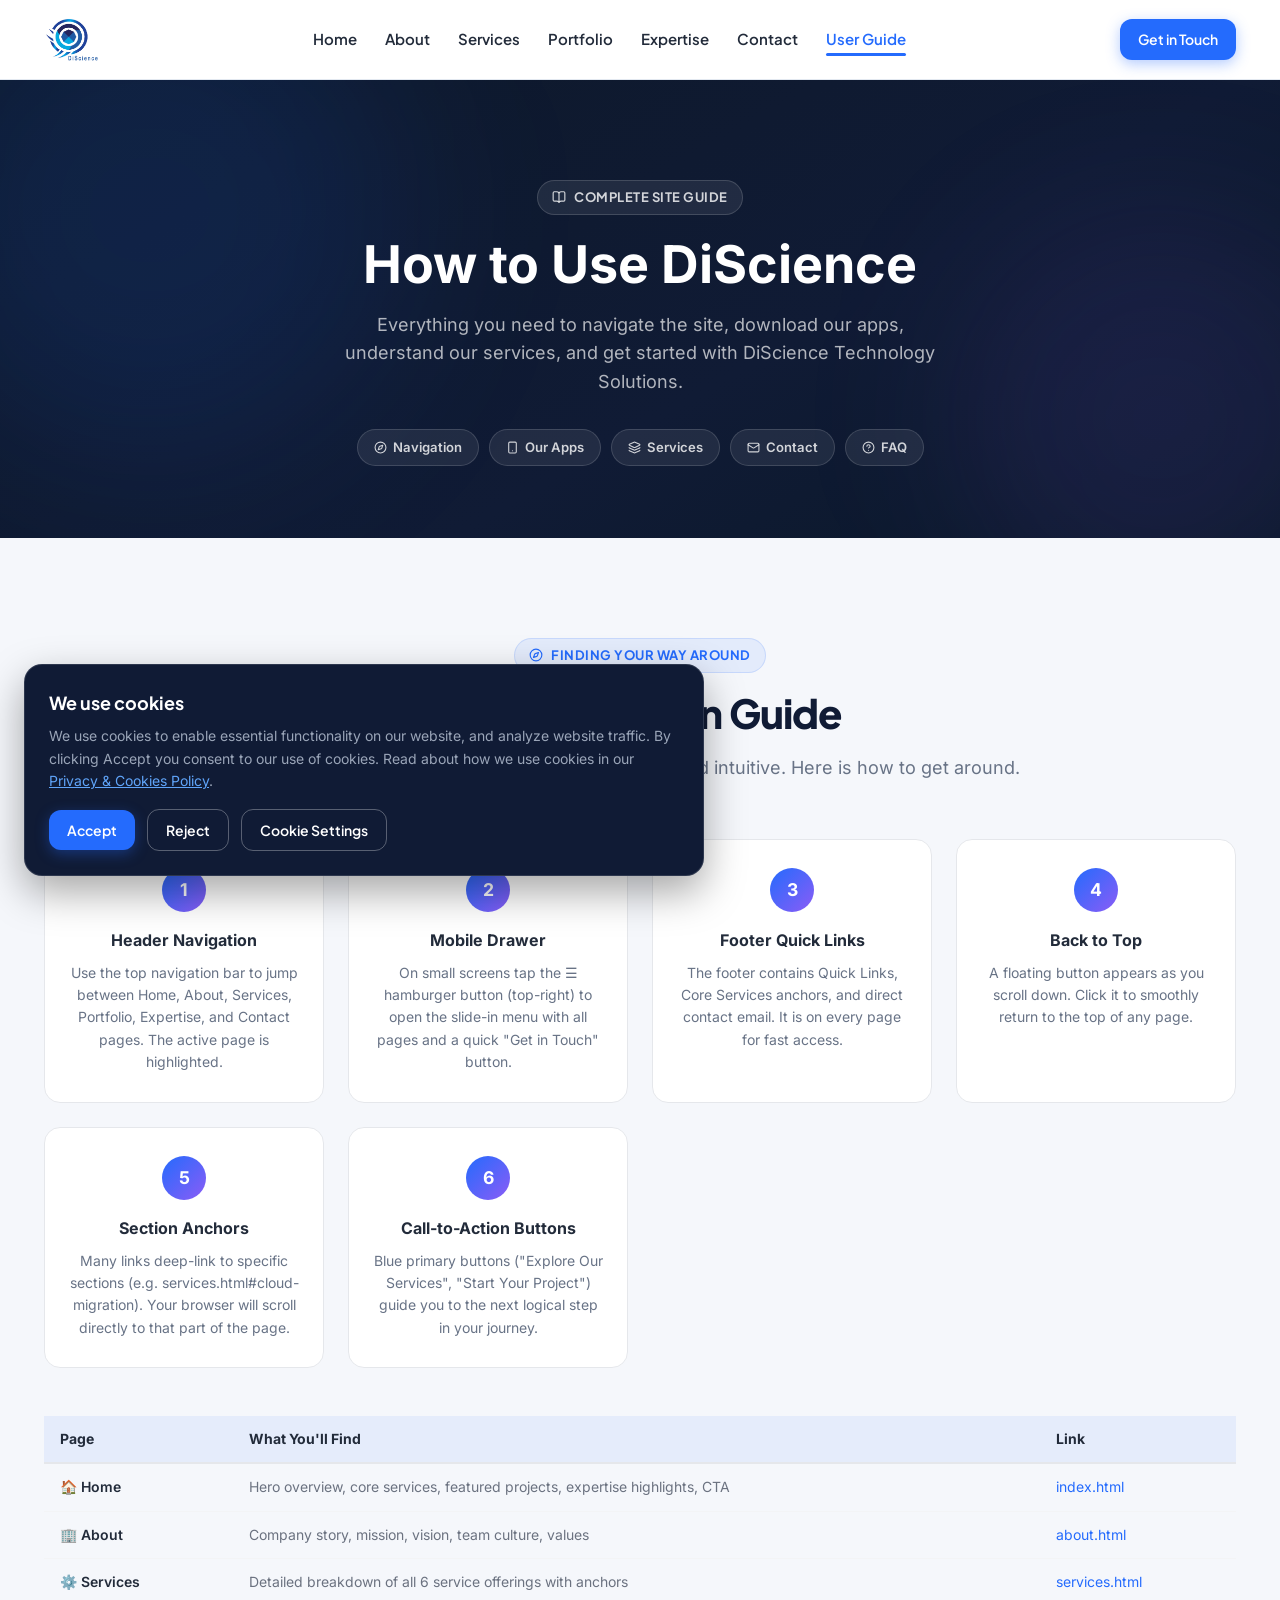
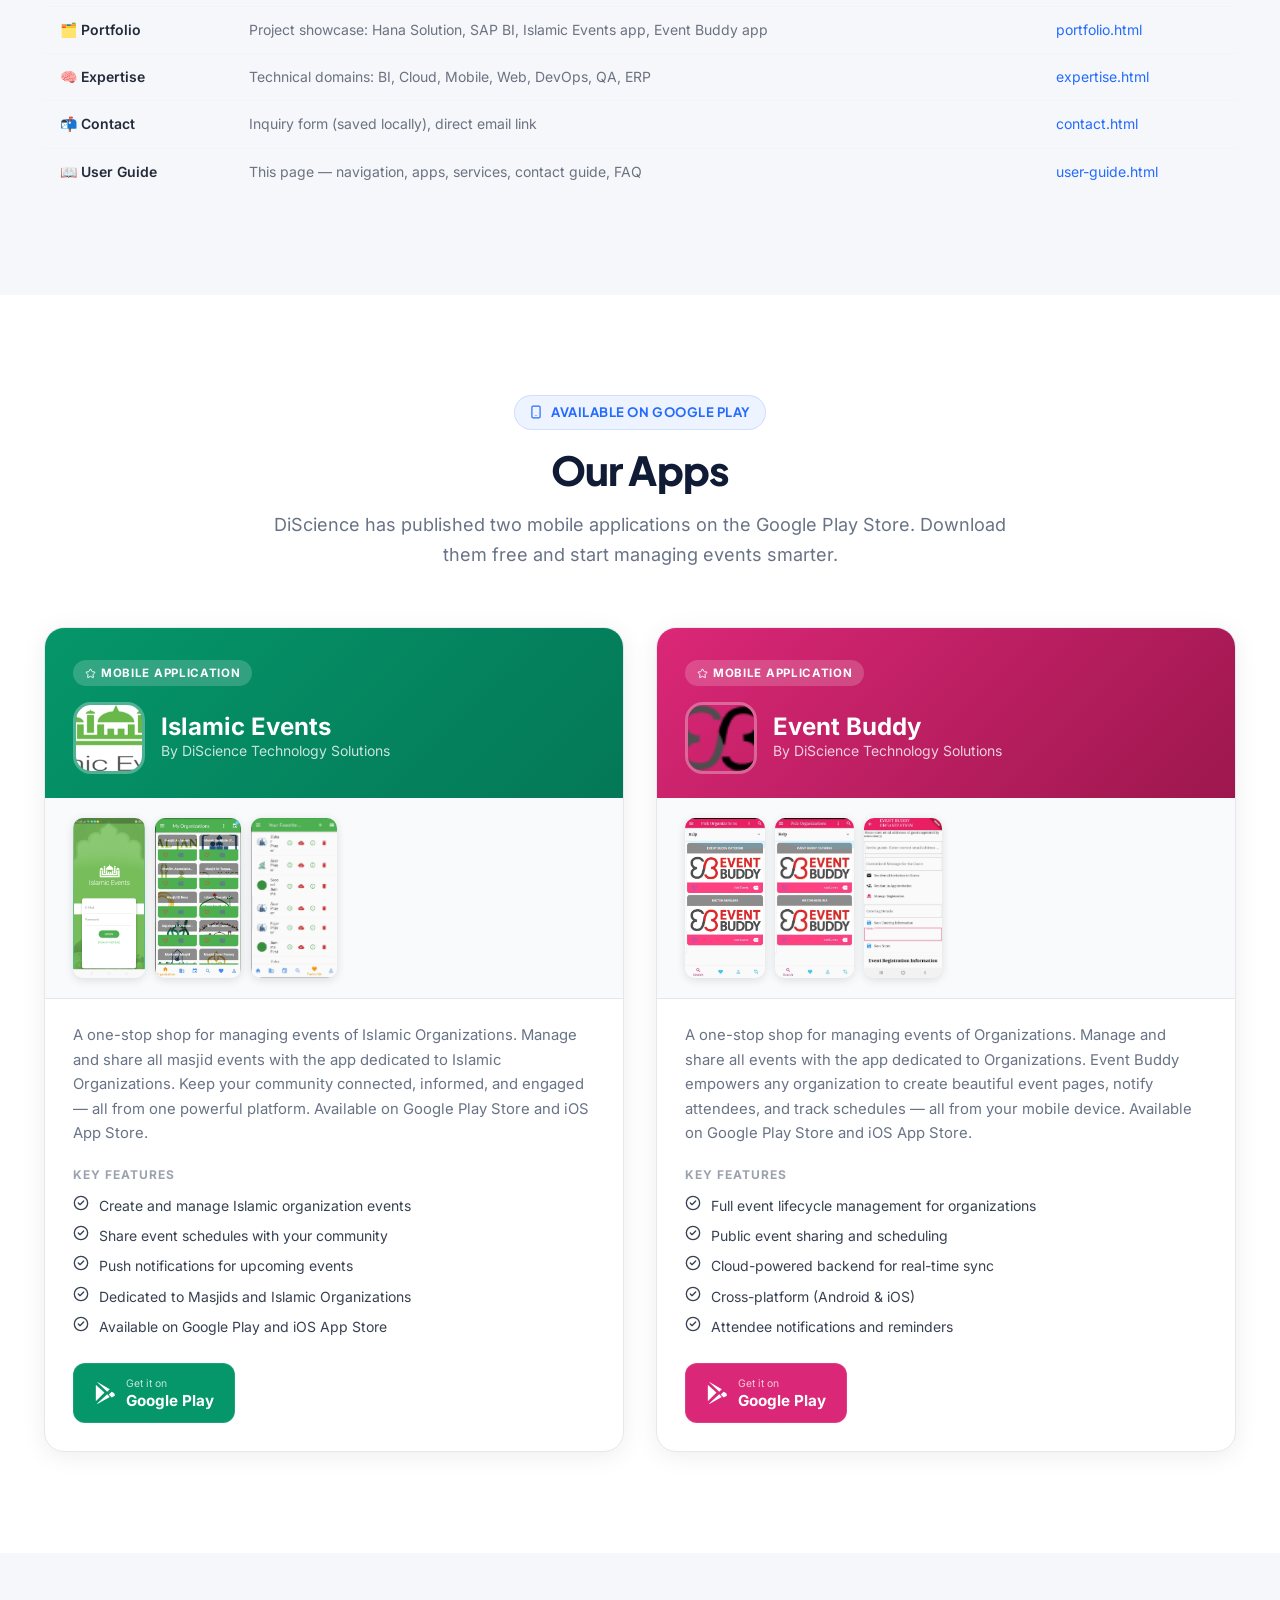
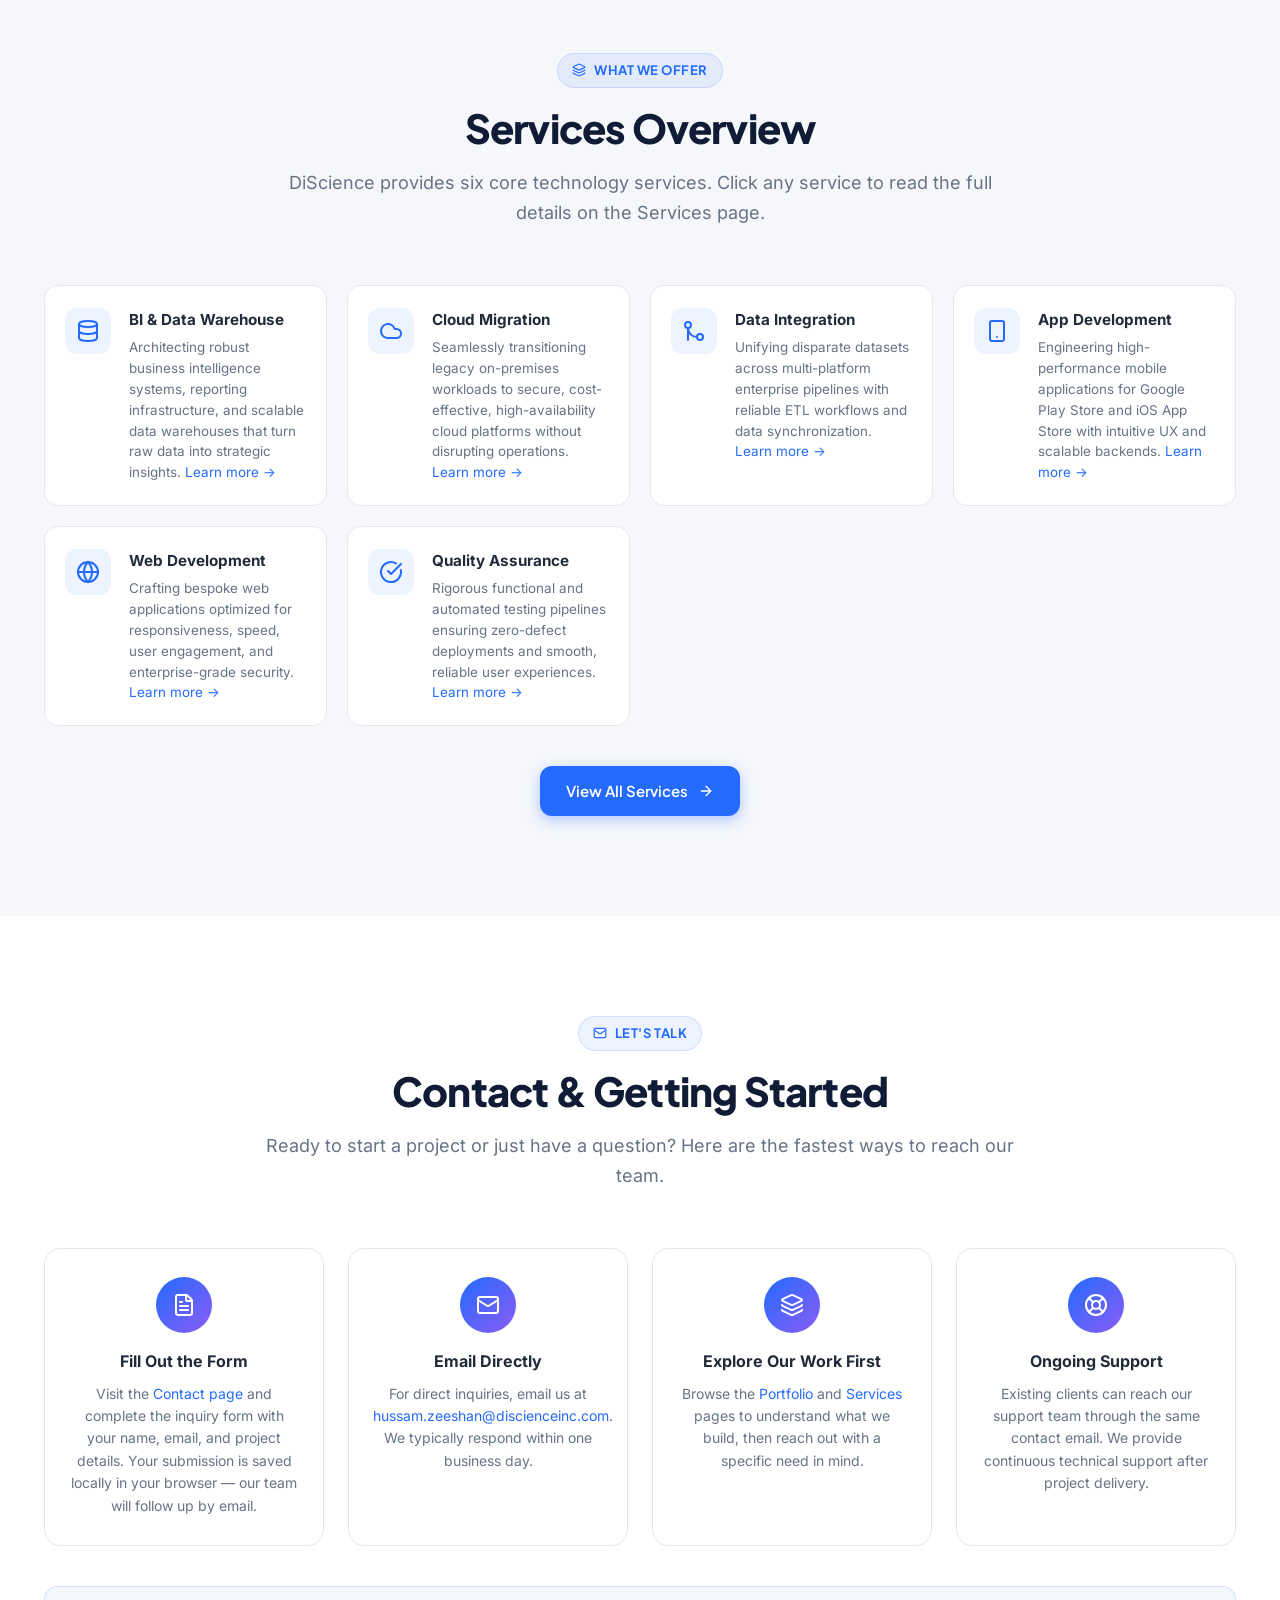
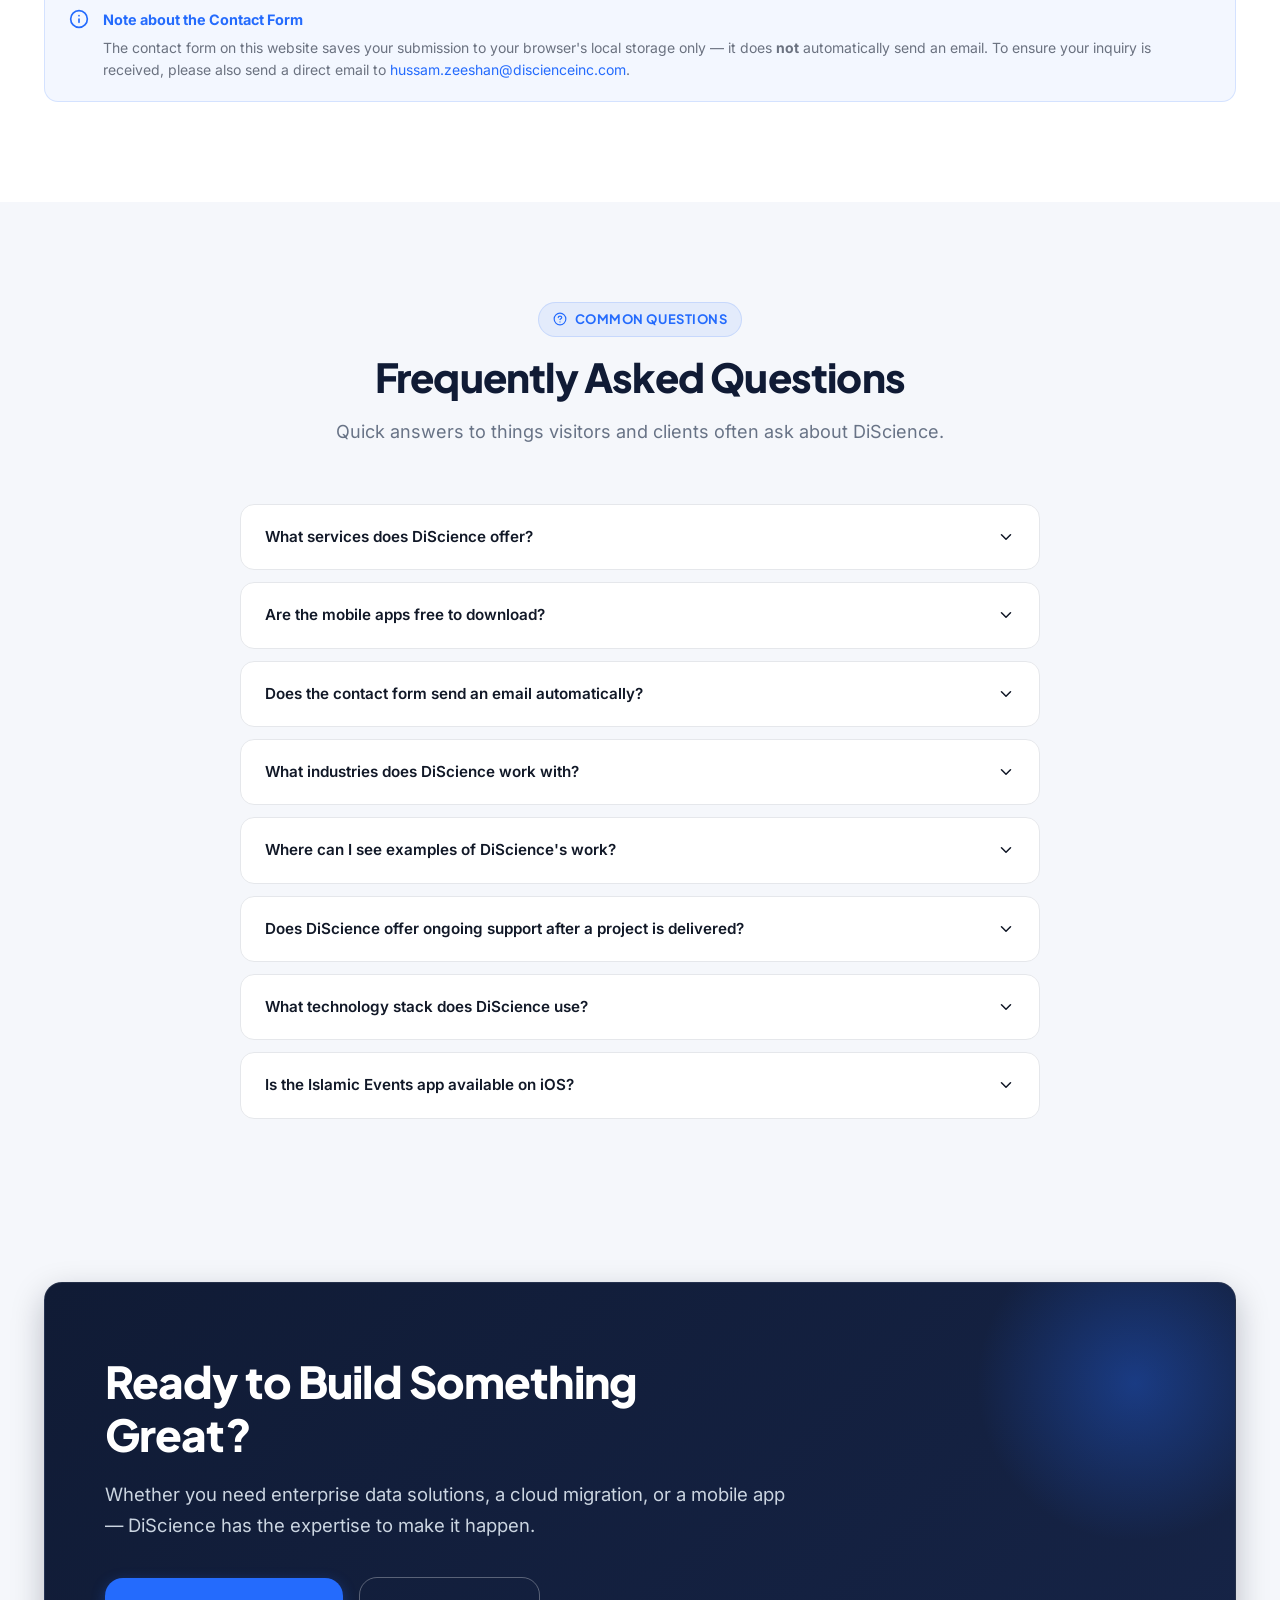
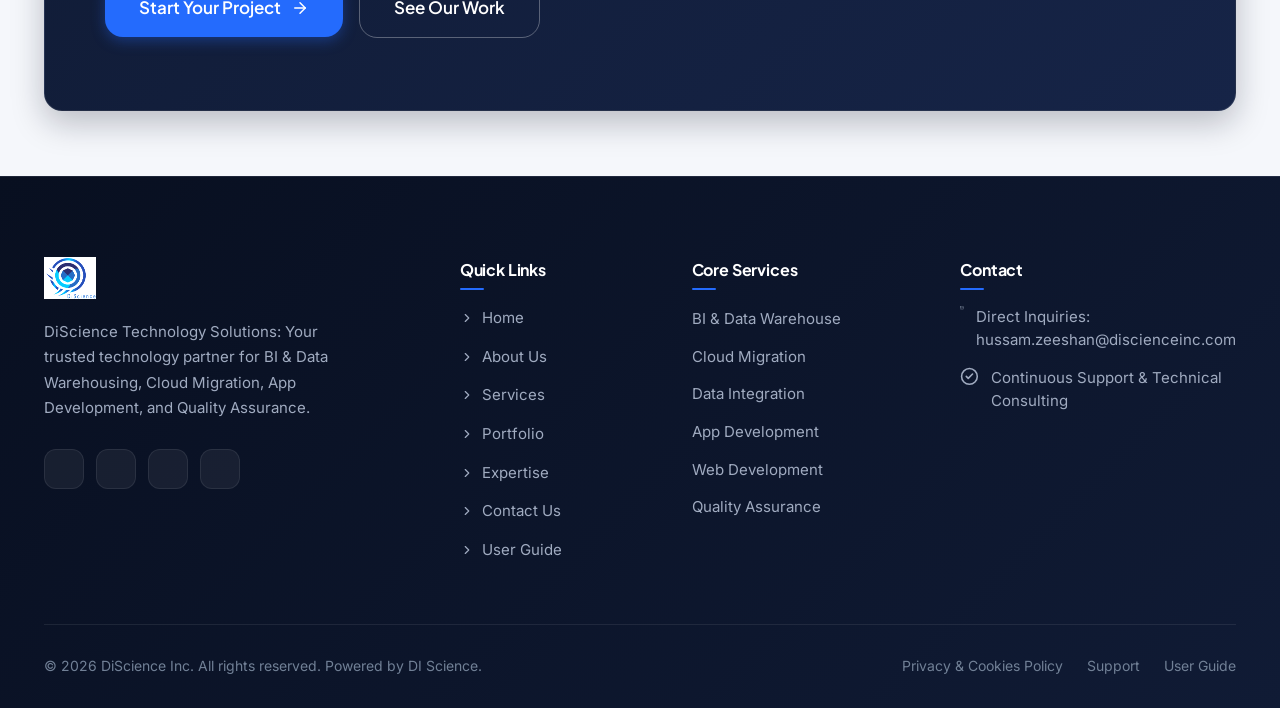
<file: user-guide.html>
<!DOCTYPE html>
<html lang="en">
<head>
  <meta charset="UTF-8">
  <meta name="viewport" content="width=device-width, initial-scale=1.0">
  <title>User Guide | DiScience Inc. - Technology Solutions</title>
  <meta name="description" content="User guide for the DiScience Inc. website — learn how to navigate the site, explore our apps, discover our services, and get in touch with our team.">
  <meta property="og:title" content="User Guide - DiScience Inc.">
  <meta property="og:description" content="Your complete guide to DiScience Technology Solutions — navigation, apps, services and FAQ.">
  <meta property="og:type" content="website">
  <meta property="og:image" content="assets/icons/discience-logo.png">

  <!-- Favicon -->
  <link rel="icon" type="image/png" sizes="32x32" href="assets/icons/favicon-32x32.png">
  <link rel="apple-touch-icon" sizes="180x180" href="assets/icons/favicon-180x180.png">

  <!-- Self-Hosted Local Typography -->
  <link rel="stylesheet" href="css/fonts.css">

  <!-- Core CSS -->
  <link rel="stylesheet" href="css/style.css">
  <link rel="stylesheet" href="css/animations.css">
  <link rel="stylesheet" href="css/pages.css">
  <link rel="stylesheet" href="css/responsive.css">

  <!-- Lucide Icons -->
  <script src="js/lucide.min.js"></script>

  <style>
    /* =====================================================
       USER GUIDE – PAGE-SPECIFIC STYLES
       ===================================================== */

    /* Page hero */
    .guide-hero {
      background: linear-gradient(150deg, #0D1829 0%, #101B35 60%, #0A1829 100%);
      padding: 100px 0 72px;
      text-align: center;
      position: relative;
      overflow: hidden;
    }
    .guide-hero::before {
      content: '';
      position: absolute;
      width: 500px; height: 500px;
      border-radius: 50%;
      background: rgba(36,107,253,0.12);
      filter: blur(90px);
      top: -120px; left: -100px;
      pointer-events: none;
    }
    .guide-hero::after {
      content: '';
      position: absolute;
      width: 400px; height: 400px;
      border-radius: 50%;
      background: rgba(139,92,246,0.10);
      filter: blur(80px);
      bottom: -80px; right: -80px;
      pointer-events: none;
    }
    .guide-hero-inner { position: relative; z-index: 1; }
    .guide-hero h1 {
      font-size: clamp(2rem, 5vw, 3.25rem);
      color: #fff;
      margin-bottom: 16px;
      line-height: 1.15;
    }
    .guide-hero p {
      color: rgba(255,255,255,0.68);
      font-size: 1.125rem;
      max-width: 600px;
      margin: 0 auto 32px;
    }

    /* Table of contents pill row */
    .guide-toc {
      display: flex;
      flex-wrap: wrap;
      gap: 10px;
      justify-content: center;
      margin-top: 8px;
    }
    .guide-toc a {
      display: inline-flex;
      align-items: center;
      gap: 6px;
      padding: 7px 16px;
      border-radius: 9999px;
      background: rgba(255,255,255,0.08);
      border: 1px solid rgba(255,255,255,0.14);
      color: rgba(255,255,255,0.80);
      font-size: 0.82rem;
      font-weight: 600;
      text-decoration: none;
      transition: all 0.2s ease;
    }
    .guide-toc a:hover {
      background: rgba(36,107,253,0.25);
      border-color: #246BFD;
      color: #fff;
    }

    /* Section anchors */
    .guide-section { scroll-margin-top: 90px; }

    /* ---- Navigation guide steps ---- */
    .nav-steps-grid {
      display: grid;
      grid-template-columns: repeat(auto-fit, minmax(220px, 1fr));
      gap: 24px;
      margin-top: 40px;
    }
    .nav-step-card {
      background: var(--surface-card, #fff);
      border: 1px solid var(--border-light, #e5e7eb);
      border-radius: 16px;
      padding: 28px 24px;
      text-align: center;
      transition: box-shadow 0.2s ease, transform 0.2s ease;
    }
    .nav-step-card:hover {
      box-shadow: 0 8px 32px rgba(36,107,253,0.10);
      transform: translateY(-3px);
    }
    .nav-step-num {
      width: 44px; height: 44px;
      border-radius: 50%;
      background: linear-gradient(135deg, #246BFD, #8B5CF6);
      color: #fff;
      font-weight: 800;
      font-size: 1.1rem;
      display: flex; align-items: center; justify-content: center;
      margin: 0 auto 16px;
    }
    .nav-step-card h4 { font-size: 1rem; margin-bottom: 8px; }
    .nav-step-card p  { font-size: 0.875rem; color: var(--text-secondary, #6b7280); margin: 0; }

    /* ---- App cards ---- */
    .apps-grid {
      display: grid;
      grid-template-columns: repeat(auto-fit, minmax(320px, 1fr));
      gap: 32px;
      margin-top: 48px;
    }
    .app-card {
      border-radius: 20px;
      overflow: hidden;
      border: 1px solid var(--border-light, #e5e7eb);
      box-shadow: 0 4px 24px rgba(0,0,0,0.07);
      background: #fff;
      transition: transform 0.25s ease, box-shadow 0.25s ease;
    }
    .app-card:hover {
      transform: translateY(-6px);
      box-shadow: 0 16px 48px rgba(0,0,0,0.12);
    }
    .app-card-header {
      padding: 32px 28px 24px;
      display: flex;
      flex-direction: column;
      align-items: flex-start;
      gap: 16px;
    }
    .app-card-header--green { background: linear-gradient(135deg, #059669, #047857); }
    .app-card-header--pink  { background: linear-gradient(135deg, #DB2777, #9D174D); }

    .app-card-icon {
      width: 72px; height: 72px;
      border-radius: 18px;
      overflow: hidden;
      border: 3px solid rgba(255,255,255,0.3);
      flex-shrink: 0;
    }
    .app-card-icon img { width: 100%; height: 100%; object-fit: cover; }

    .app-card-title {
      color: #fff;
      font-size: 1.5rem;
      font-weight: 800;
      margin: 0;
      line-height: 1.1;
    }
    .app-card-tagline {
      color: rgba(255,255,255,0.78);
      font-size: 0.875rem;
      margin: 0;
    }
    .app-category-pill {
      display: inline-flex;
      align-items: center;
      gap: 5px;
      padding: 4px 12px;
      border-radius: 9999px;
      background: rgba(255,255,255,0.18);
      color: #fff;
      font-size: 0.72rem;
      font-weight: 700;
      letter-spacing: 0.06em;
      text-transform: uppercase;
    }

    /* Screenshots strip */
    .app-screenshots {
      display: flex;
      gap: 10px;
      padding: 20px 28px;
      background: #f8fafc;
      border-bottom: 1px solid #e5e7eb;
      overflow-x: auto;
      scrollbar-width: none;
    }
    .app-screenshots::-webkit-scrollbar { display: none; }
    .app-screenshots img {
      height: 160px;
      border-radius: 10px;
      box-shadow: 0 2px 10px rgba(0,0,0,0.12);
      object-fit: cover;
      flex-shrink: 0;
    }

    .app-card-body { padding: 24px 28px 28px; }
    .app-card-desc { font-size: 0.925rem; color: var(--text-secondary, #374151); line-height: 1.65; margin-bottom: 20px; }

    .app-features-title {
      font-size: 0.75rem;
      font-weight: 700;
      letter-spacing: 0.08em;
      text-transform: uppercase;
      color: var(--text-muted, #9ca3af);
      margin-bottom: 10px;
    }
    .app-features-list { list-style: none; padding: 0; margin: 0 0 24px; display: flex; flex-direction: column; gap: 8px; }
    .app-features-list li {
      display: flex;
      align-items: flex-start;
      gap: 10px;
      font-size: 0.875rem;
      color: var(--text-body, #374151);
    }
    .app-features-list li i { color: #10B981; flex-shrink: 0; margin-top: 2px; }
    .app-features-list li i.pink { color: #DB2777; }

    /* Play store button overrides for color */
    .app-store-btn--green { background: #059669 !important; }
    .app-store-btn--green:hover { background: #047857 !important; box-shadow: 0 8px 24px rgba(5,150,105,0.35) !important; }
    .app-store-btn--pink  { background: #DB2777 !important; }
    .app-store-btn--pink:hover  { background: #9D174D !important; box-shadow: 0 8px 24px rgba(219,39,119,0.35) !important; }

    /* ---- Services overview ---- */
    .services-overview-grid {
      display: grid;
      grid-template-columns: repeat(auto-fit, minmax(280px, 1fr));
      gap: 20px;
      margin-top: 40px;
    }
    .svc-overview-card {
      display: flex;
      gap: 18px;
      align-items: flex-start;
      padding: 22px 20px;
      border-radius: 14px;
      background: var(--surface-card, #fff);
      border: 1px solid var(--border-light, #e5e7eb);
      transition: box-shadow 0.2s, transform 0.2s;
    }
    .svc-overview-card:hover { box-shadow: 0 6px 24px rgba(36,107,253,0.09); transform: translateY(-2px); }
    .svc-overview-icon {
      width: 46px; height: 46px;
      border-radius: 12px;
      background: rgba(36,107,253,0.08);
      color: #246BFD;
      display: flex; align-items: center; justify-content: center;
      flex-shrink: 0;
    }
    .svc-overview-icon i { width: 22px; height: 22px; }
    .svc-overview-card h4 { font-size: 0.95rem; margin: 0 0 5px; }
    .svc-overview-card p  { font-size: 0.84rem; color: var(--text-secondary, #6b7280); margin: 0; line-height: 1.55; }

    /* ---- Contact guide ---- */
    .contact-guide-grid {
      display: grid;
      grid-template-columns: repeat(auto-fit, minmax(260px, 1fr));
      gap: 24px;
      margin-top: 40px;
    }
    .contact-guide-card {
      padding: 28px 24px;
      border-radius: 16px;
      background: var(--surface-card, #fff);
      border: 1px solid var(--border-light, #e5e7eb);
      text-align: center;
    }
    .contact-guide-card .icon-wrap {
      width: 56px; height: 56px;
      border-radius: 50%;
      background: linear-gradient(135deg, #246BFD, #8B5CF6);
      color: #fff;
      display: flex; align-items: center; justify-content: center;
      margin: 0 auto 16px;
    }
    .contact-guide-card h4 { font-size: 1rem; margin-bottom: 8px; }
    .contact-guide-card p  { font-size: 0.875rem; color: var(--text-secondary, #6b7280); margin: 0; }

    /* ---- FAQ ---- */
    .faq-list { margin-top: 40px; display: flex; flex-direction: column; gap: 12px; }
    .faq-item {
      border: 1px solid var(--border-light, #e5e7eb);
      border-radius: 14px;
      overflow: hidden;
      background: var(--surface-card, #fff);
    }
    .faq-question {
      width: 100%;
      background: none;
      border: none;
      display: flex;
      align-items: center;
      justify-content: space-between;
      gap: 16px;
      padding: 20px 24px;
      cursor: pointer;
      text-align: left;
      font-size: 0.95rem;
      font-weight: 600;
      color: var(--text-heading, #111827);
      transition: background 0.2s;
    }
    .faq-question:hover { background: rgba(36,107,253,0.03); }
    .faq-question i { flex-shrink: 0; color: #246BFD; transition: transform 0.3s ease; }
    .faq-question[aria-expanded="true"] i { transform: rotate(180deg); }
    .faq-answer {
      display: none;
      padding: 0 24px 20px;
      font-size: 0.875rem;
      color: var(--text-secondary, #6b7280);
      line-height: 1.65;
    }
    .faq-answer.open { display: block; }

    /* Responsive tweaks */
    @media (max-width: 640px) {
      .apps-grid { grid-template-columns: 1fr; }
      .app-card-header { padding: 24px 20px 18px; }
      .app-card-body { padding: 18px 20px 24px; }
      .app-screenshots { padding: 14px 20px; }
      .app-screenshots img { height: 130px; }
    }
  </style>
</head>
<body>

  <!-- ==========================================================================
       HEADER & NAVIGATION
       ========================================================================== -->
  <header class="site-header">
    <div class="container header-container">
      <a href="index.html" class="brand-logo" aria-label="DiScience Home">
        <img src="assets/icons/discience-logo.png" alt="DiScience Technology Solutions Logo" width="44" height="44">
        <div class="brand-text">
          <span class="brand-name">Di<span>Science</span></span>
          <span class="brand-tagline">Technology Solutions</span>
        </div>
      </a>

      <!-- Desktop Nav -->
      <nav class="main-nav" aria-label="Primary Navigation">
        <ul class="nav-list">
          <li><a href="index.html" class="nav-link">Home</a></li>
          <li><a href="about.html" class="nav-link">About</a></li>
          <li><a href="services.html" class="nav-link">Services</a></li>
          <li><a href="portfolio.html" class="nav-link">Portfolio</a></li>
          <li><a href="expertise.html" class="nav-link">Expertise</a></li>
          <li><a href="contact.html" class="nav-link">Contact</a></li>
          <li><a href="user-guide.html" class="nav-link active">User Guide</a></li>
        </ul>
      </nav>

      <div class="header-cta">
        <a href="contact.html" class="btn btn-primary btn-sm">Get in Touch</a>
        <!-- Mobile Hamburger -->
        <button class="mobile-toggle" aria-label="Toggle mobile menu" aria-expanded="false">
          <span></span>
          <span></span>
          <span></span>
        </button>
      </div>
    </div>
  </header>

  <!-- Mobile Drawer & Overlay -->
  <div class="mobile-drawer-overlay"></div>
  <aside class="mobile-drawer" aria-label="Mobile Navigation">
    <ul class="mobile-nav-list">
      <li><a href="index.html" class="mobile-nav-link">Home <i data-lucide="chevron-right"></i></a></li>
      <li><a href="about.html" class="mobile-nav-link">About <i data-lucide="chevron-right"></i></a></li>
      <li><a href="services.html" class="mobile-nav-link">Services <i data-lucide="chevron-right"></i></a></li>
      <li><a href="portfolio.html" class="mobile-nav-link">Portfolio <i data-lucide="chevron-right"></i></a></li>
      <li><a href="expertise.html" class="mobile-nav-link">Expertise <i data-lucide="chevron-right"></i></a></li>
      <li><a href="contact.html" class="mobile-nav-link">Contact <i data-lucide="chevron-right"></i></a></li>
      <li><a href="user-guide.html" class="mobile-nav-link active">User Guide <i data-lucide="chevron-right"></i></a></li>
      <li><a href="privacy.html" class="mobile-nav-link">Privacy Policy <i data-lucide="chevron-right"></i></a></li>
    </ul>
    <div class="mobile-drawer-cta">
      <a href="contact.html" class="btn btn-primary" style="width: 100%;">Get in Touch</a>
    </div>
  </aside>

  <!-- ==========================================================================
       PAGE HERO
       ========================================================================== -->
  <section class="guide-hero">
    <div class="container guide-hero-inner">
      <div class="kicker-badge" style="color: rgba(255,255,255,0.80); border-color: rgba(255,255,255,0.15); background: rgba(255,255,255,0.08); display: inline-flex; margin-bottom: 20px;">
        <i data-lucide="book-open" style="width: 14px; height: 14px;"></i> Complete Site Guide
      </div>
      <h1>How to Use DiScience</h1>
      <p>Everything you need to navigate the site, download our apps, understand our services, and get started with DiScience Technology Solutions.</p>
      <nav class="guide-toc" aria-label="Page sections">
        <a href="#nav-guide"><i data-lucide="compass" style="width: 13px; height: 13px;"></i> Navigation</a>
        <a href="#our-apps"><i data-lucide="smartphone" style="width: 13px; height: 13px;"></i> Our Apps</a>
        <a href="#services-overview"><i data-lucide="layers" style="width: 13px; height: 13px;"></i> Services</a>
        <a href="#contact-guide"><i data-lucide="mail" style="width: 13px; height: 13px;"></i> Contact</a>
        <a href="#faq"><i data-lucide="help-circle" style="width: 13px; height: 13px;"></i> FAQ</a>
      </nav>
    </div>
  </section>

  <!-- ==========================================================================
       SECTION 1 — SITE NAVIGATION GUIDE
       ========================================================================== -->
  <section id="nav-guide" class="section guide-section">
    <div class="container">
      <div class="section-header reveal">
        <div class="kicker-badge">
          <i data-lucide="compass" style="width: 14px; height: 14px;"></i> Finding Your Way Around
        </div>
        <h2 class="section-title">Site Navigation Guide</h2>
        <p class="section-subtitle">
          The DiScience website is designed to be simple and intuitive. Here is how to get around.
        </p>
      </div>

      <div class="nav-steps-grid">
        <div class="nav-step-card reveal delay-100">
          <div class="nav-step-num">1</div>
          <h4>Header Navigation</h4>
          <p>Use the top navigation bar to jump between Home, About, Services, Portfolio, Expertise, and Contact pages. The active page is highlighted.</p>
        </div>
        <div class="nav-step-card reveal delay-200">
          <div class="nav-step-num">2</div>
          <h4>Mobile Drawer</h4>
          <p>On small screens tap the ☰ hamburger button (top-right) to open the slide-in menu with all pages and a quick "Get in Touch" button.</p>
        </div>
        <div class="nav-step-card reveal delay-300">
          <div class="nav-step-num">3</div>
          <h4>Footer Quick Links</h4>
          <p>The footer contains Quick Links, Core Services anchors, and direct contact email. It is on every page for fast access.</p>
        </div>
        <div class="nav-step-card reveal delay-400">
          <div class="nav-step-num">4</div>
          <h4>Back to Top</h4>
          <p>A floating button appears as you scroll down. Click it to smoothly return to the top of any page.</p>
        </div>
        <div class="nav-step-card reveal delay-500">
          <div class="nav-step-num">5</div>
          <h4>Section Anchors</h4>
          <p>Many links deep-link to specific sections (e.g. services.html#cloud-migration). Your browser will scroll directly to that part of the page.</p>
        </div>
        <div class="nav-step-card reveal delay-100">
          <div class="nav-step-num">6</div>
          <h4>Call-to-Action Buttons</h4>
          <p>Blue primary buttons ("Explore Our Services", "Start Your Project") guide you to the next logical step in your journey.</p>
        </div>
      </div>

      <!-- Page map table -->
      <div class="reveal" style="margin-top: 48px; overflow-x: auto;">
        <table style="width: 100%; border-collapse: collapse; font-size: 0.875rem;">
          <thead>
            <tr style="background: rgba(36,107,253,0.07);">
              <th style="text-align:left; padding: 12px 16px; border-bottom: 2px solid #e5e7eb; font-weight: 700;">Page</th>
              <th style="text-align:left; padding: 12px 16px; border-bottom: 2px solid #e5e7eb; font-weight: 700;">What You'll Find</th>
              <th style="text-align:left; padding: 12px 16px; border-bottom: 2px solid #e5e7eb; font-weight: 700;">Link</th>
            </tr>
          </thead>
          <tbody>
            <tr style="border-bottom: 1px solid #f3f4f6;">
              <td style="padding: 12px 16px; font-weight: 600;">🏠 Home</td>
              <td style="padding: 12px 16px; color: #6b7280;">Hero overview, core services, featured projects, expertise highlights, CTA</td>
              <td style="padding: 12px 16px;"><a href="index.html" style="color: #246BFD;">index.html</a></td>
            </tr>
            <tr style="border-bottom: 1px solid #f3f4f6;">
              <td style="padding: 12px 16px; font-weight: 600;">🏢 About</td>
              <td style="padding: 12px 16px; color: #6b7280;">Company story, mission, vision, team culture, values</td>
              <td style="padding: 12px 16px;"><a href="about.html" style="color: #246BFD;">about.html</a></td>
            </tr>
            <tr style="border-bottom: 1px solid #f3f4f6;">
              <td style="padding: 12px 16px; font-weight: 600;">⚙️ Services</td>
              <td style="padding: 12px 16px; color: #6b7280;">Detailed breakdown of all 6 service offerings with anchors</td>
              <td style="padding: 12px 16px;"><a href="services.html" style="color: #246BFD;">services.html</a></td>
            </tr>
            <tr style="border-bottom: 1px solid #f3f4f6;">
              <td style="padding: 12px 16px; font-weight: 600;">🗂️ Portfolio</td>
              <td style="padding: 12px 16px; color: #6b7280;">Project showcase: Hana Solution, SAP BI, Islamic Events app, Event Buddy app</td>
              <td style="padding: 12px 16px;"><a href="portfolio.html" style="color: #246BFD;">portfolio.html</a></td>
            </tr>
            <tr style="border-bottom: 1px solid #f3f4f6;">
              <td style="padding: 12px 16px; font-weight: 600;">🧠 Expertise</td>
              <td style="padding: 12px 16px; color: #6b7280;">Technical domains: BI, Cloud, Mobile, Web, DevOps, QA, ERP</td>
              <td style="padding: 12px 16px;"><a href="expertise.html" style="color: #246BFD;">expertise.html</a></td>
            </tr>
            <tr style="border-bottom: 1px solid #f3f4f6;">
              <td style="padding: 12px 16px; font-weight: 600;">📬 Contact</td>
              <td style="padding: 12px 16px; color: #6b7280;">Inquiry form (saved locally), direct email link</td>
              <td style="padding: 12px 16px;"><a href="contact.html" style="color: #246BFD;">contact.html</a></td>
            </tr>
            <tr>
              <td style="padding: 12px 16px; font-weight: 600;">📖 User Guide</td>
              <td style="padding: 12px 16px; color: #6b7280;">This page — navigation, apps, services, contact guide, FAQ</td>
              <td style="padding: 12px 16px;"><a href="user-guide.html" style="color: #246BFD;">user-guide.html</a></td>
            </tr>
          </tbody>
        </table>
      </div>
    </div>
  </section>

  <!-- ==========================================================================
       SECTION 2 — OUR APPS
       ========================================================================== -->
  <section id="our-apps" class="section section-white guide-section">
    <div class="container">
      <div class="section-header reveal">
        <div class="kicker-badge">
          <i data-lucide="smartphone" style="width: 14px; height: 14px;"></i> Available on Google Play
        </div>
        <h2 class="section-title">Our Apps</h2>
        <p class="section-subtitle">
          DiScience has published two mobile applications on the Google Play Store. Download them free and start managing events smarter.
        </p>
      </div>

      <div class="apps-grid">

        <!-- ======= Islamic Events Card ======= -->
        <div class="app-card reveal delay-100">
          <!-- Header -->
          <div class="app-card-header app-card-header--green">
            <div class="app-category-pill">
              <i data-lucide="star" style="width: 11px; height: 11px;"></i> Mobile Application
            </div>
            <div style="display: flex; align-items: center; gap: 16px;">
              <div class="app-card-icon">
                <img src="assets/images/portfolio/islamic-events-icon.png" alt="Islamic Events App Icon">
              </div>
              <div>
                <h3 class="app-card-title">Islamic Events</h3>
                <p class="app-card-tagline">By DiScience Technology Solutions</p>
              </div>
            </div>
          </div>

          <!-- Screenshots -->
          <div class="app-screenshots">
            <img src="assets/images/portfolio/islamic-events-app.png" alt="Islamic Events App Overview">
            <img src="assets/images/portfolio/islamic-events-screen-1.jpeg" alt="Islamic Events Screen 1">
            <img src="assets/images/portfolio/islamic-events-screen-2.jpeg" alt="Islamic Events Screen 2">
          </div>

          <!-- Body -->
          <div class="app-card-body">
            <p class="app-card-desc">
              A one-stop shop for managing events of Islamic Organizations. Manage and share all masjid events with the app dedicated to Islamic Organizations. Keep your community connected, informed, and engaged — all from one powerful platform. Available on Google Play Store and iOS App Store.
            </p>

            <p class="app-features-title">Key Features</p>
            <ul class="app-features-list">
              <li><i data-lucide="check-circle-2" style="width: 16px; height: 16px;"></i> Create and manage Islamic organization events</li>
              <li><i data-lucide="check-circle-2" style="width: 16px; height: 16px;"></i> Share event schedules with your community</li>
              <li><i data-lucide="check-circle-2" style="width: 16px; height: 16px;"></i> Push notifications for upcoming events</li>
              <li><i data-lucide="check-circle-2" style="width: 16px; height: 16px;"></i> Dedicated to Masjids and Islamic Organizations</li>
              <li><i data-lucide="check-circle-2" style="width: 16px; height: 16px;"></i> Available on Google Play and iOS App Store</li>
            </ul>

            <a
              href="https://play.google.com/store/apps/details?id=com.discience.islamicEvents&hl=en"
              target="_blank"
              rel="noopener noreferrer"
              class="app-store-btn app-store-btn--green"
              aria-label="Download Islamic Events on Google Play"
            >
              <svg viewBox="0 0 24 24" width="22" height="22" fill="currentColor"><path d="M3.18 23.76c.3.17.65.19.97.08l13.1-7.57-2.84-2.84-11.23 10.33zm-1.07-20.4a1.3 1.3 0 0 0-.11.52v16.24c0 .18.04.36.11.52l.07.07 9.1-9.1v-.22L2.18 3.29l-.07.07zm20.08 8.86-2.9-1.68-3.17 3.17 3.17 3.17 2.92-1.68c.83-.48.83-1.5-.02-1.98zM4.15.24L17.25 7.8l-2.84 2.84L4.15.72a.92.92 0 0 1 0-1.48V.24z"/></svg>
              <div>
                <span class="app-store-btn-label">Get it on</span>
                <span class="app-store-btn-name">Google Play</span>
              </div>
            </a>
          </div>
        </div>

        <!-- ======= Event Buddy Card ======= -->
        <div class="app-card reveal delay-200">
          <!-- Header -->
          <div class="app-card-header app-card-header--pink">
            <div class="app-category-pill">
              <i data-lucide="star" style="width: 11px; height: 11px;"></i> Mobile Application
            </div>
            <div style="display: flex; align-items: center; gap: 16px;">
              <div class="app-card-icon">
                <img src="assets/images/portfolio/event-buddy-icon.png" alt="Event Buddy App Icon">
              </div>
              <div>
                <h3 class="app-card-title">Event Buddy</h3>
                <p class="app-card-tagline">By DiScience Technology Solutions</p>
              </div>
            </div>
          </div>

          <!-- Screenshots -->
          <div class="app-screenshots">
            <img src="assets/images/portfolio/event-buddy-app.png" alt="Event Buddy App Overview">
            <img src="assets/images/portfolio/event-buddy-screen-1.jpeg" alt="Event Buddy Screen 1">
            <img src="assets/images/portfolio/event-buddy-screen-2.jpeg" alt="Event Buddy Screen 2">
          </div>

          <!-- Body -->
          <div class="app-card-body">
            <p class="app-card-desc">
              A one-stop shop for managing events of Organizations. Manage and share all events with the app dedicated to Organizations. Event Buddy empowers any organization to create beautiful event pages, notify attendees, and track schedules — all from your mobile device. Available on Google Play Store and iOS App Store.
            </p>

            <p class="app-features-title">Key Features</p>
            <ul class="app-features-list">
              <li><i data-lucide="check-circle-2" style="width: 16px; height: 16px;" class="pink"></i> Full event lifecycle management for organizations</li>
              <li><i data-lucide="check-circle-2" style="width: 16px; height: 16px;" class="pink"></i> Public event sharing and scheduling</li>
              <li><i data-lucide="check-circle-2" style="width: 16px; height: 16px;" class="pink"></i> Cloud-powered backend for real-time sync</li>
              <li><i data-lucide="check-circle-2" style="width: 16px; height: 16px;" class="pink"></i> Cross-platform (Android & iOS)</li>
              <li><i data-lucide="check-circle-2" style="width: 16px; height: 16px;" class="pink"></i> Attendee notifications and reminders</li>
            </ul>

            <a
              href="https://play.google.com/store/apps/details?id=com.discience.eventbuddy&hl=en_CA&gl=US"
              target="_blank"
              rel="noopener noreferrer"
              class="app-store-btn app-store-btn--pink"
              aria-label="Download Event Buddy on Google Play"
            >
              <svg viewBox="0 0 24 24" width="22" height="22" fill="currentColor"><path d="M3.18 23.76c.3.17.65.19.97.08l13.1-7.57-2.84-2.84-11.23 10.33zm-1.07-20.4a1.3 1.3 0 0 0-.11.52v16.24c0 .18.04.36.11.52l.07.07 9.1-9.1v-.22L2.18 3.29l-.07.07zm20.08 8.86-2.9-1.68-3.17 3.17 3.17 3.17 2.92-1.68c.83-.48.83-1.5-.02-1.98zM4.15.24L17.25 7.8l-2.84 2.84L4.15.72a.92.92 0 0 1 0-1.48V.24z"/></svg>
              <div>
                <span class="app-store-btn-label">Get it on</span>
                <span class="app-store-btn-name">Google Play</span>
              </div>
            </a>
          </div>
        </div>

      </div>
    </div>
  </section>

  <!-- ==========================================================================
       SECTION 3 — SERVICES OVERVIEW
       ========================================================================== -->
  <section id="services-overview" class="section guide-section">
    <div class="container">
      <div class="section-header reveal">
        <div class="kicker-badge">
          <i data-lucide="layers" style="width: 14px; height: 14px;"></i> What We Offer
        </div>
        <h2 class="section-title">Services Overview</h2>
        <p class="section-subtitle">
          DiScience provides six core technology services. Click any service to read the full details on the Services page.
        </p>
      </div>

      <div class="services-overview-grid">
        <div class="svc-overview-card reveal delay-100">
          <div class="svc-overview-icon"><i data-lucide="database"></i></div>
          <div>
            <h4>BI &amp; Data Warehouse</h4>
            <p>Architecting robust business intelligence systems, reporting infrastructure, and scalable data warehouses that turn raw data into strategic insights. <a href="services.html#bi-data-warehouse" style="color: #246BFD;">Learn more →</a></p>
          </div>
        </div>
        <div class="svc-overview-card reveal delay-200">
          <div class="svc-overview-icon"><i data-lucide="cloud"></i></div>
          <div>
            <h4>Cloud Migration</h4>
            <p>Seamlessly transitioning legacy on-premises workloads to secure, cost-effective, high-availability cloud platforms without disrupting operations. <a href="services.html#cloud-migration" style="color: #246BFD;">Learn more →</a></p>
          </div>
        </div>
        <div class="svc-overview-card reveal delay-300">
          <div class="svc-overview-icon"><i data-lucide="git-merge"></i></div>
          <div>
            <h4>Data Integration</h4>
            <p>Unifying disparate datasets across multi-platform enterprise pipelines with reliable ETL workflows and data synchronization. <a href="services.html#data-integration" style="color: #246BFD;">Learn more →</a></p>
          </div>
        </div>
        <div class="svc-overview-card reveal delay-100">
          <div class="svc-overview-icon"><i data-lucide="smartphone"></i></div>
          <div>
            <h4>App Development</h4>
            <p>Engineering high-performance mobile applications for Google Play Store and iOS App Store with intuitive UX and scalable backends. <a href="services.html#app-development" style="color: #246BFD;">Learn more →</a></p>
          </div>
        </div>
        <div class="svc-overview-card reveal delay-200">
          <div class="svc-overview-icon"><i data-lucide="globe"></i></div>
          <div>
            <h4>Web Development</h4>
            <p>Crafting bespoke web applications optimized for responsiveness, speed, user engagement, and enterprise-grade security. <a href="services.html#web-development" style="color: #246BFD;">Learn more →</a></p>
          </div>
        </div>
        <div class="svc-overview-card reveal delay-300">
          <div class="svc-overview-icon"><i data-lucide="check-circle"></i></div>
          <div>
            <h4>Quality Assurance</h4>
            <p>Rigorous functional and automated testing pipelines ensuring zero-defect deployments and smooth, reliable user experiences. <a href="services.html#quality-assurance" style="color: #246BFD;">Learn more →</a></p>
          </div>
        </div>
      </div>

      <div style="text-align: center; margin-top: 40px;" class="reveal">
        <a href="services.html" class="btn btn-primary">
          View All Services <i data-lucide="arrow-right" style="width: 16px; height: 16px;"></i>
        </a>
      </div>
    </div>
  </section>

  <!-- ==========================================================================
       SECTION 4 — CONTACT & GETTING STARTED
       ========================================================================== -->
  <section id="contact-guide" class="section section-white guide-section">
    <div class="container">
      <div class="section-header reveal">
        <div class="kicker-badge">
          <i data-lucide="mail" style="width: 14px; height: 14px;"></i> Let's Talk
        </div>
        <h2 class="section-title">Contact &amp; Getting Started</h2>
        <p class="section-subtitle">
          Ready to start a project or just have a question? Here are the fastest ways to reach our team.
        </p>
      </div>

      <div class="contact-guide-grid">
        <div class="contact-guide-card reveal delay-100">
          <div class="icon-wrap"><i data-lucide="file-text" style="width: 24px; height: 24px;"></i></div>
          <h4>Fill Out the Form</h4>
          <p>Visit the <a href="contact.html" style="color: #246BFD;">Contact page</a> and complete the inquiry form with your name, email, and project details. Your submission is saved locally in your browser — our team will follow up by email.</p>
        </div>
        <div class="contact-guide-card reveal delay-200">
          <div class="icon-wrap"><i data-lucide="mail" style="width: 24px; height: 24px;"></i></div>
          <h4>Email Directly</h4>
          <p>For direct inquiries, email us at <a href="mailto:hussam.zeeshan@discienceinc.com" style="color: #246BFD;">hussam.zeeshan@discienceinc.com</a>. We typically respond within one business day.</p>
        </div>
        <div class="contact-guide-card reveal delay-300">
          <div class="icon-wrap"><i data-lucide="layers" style="width: 24px; height: 24px;"></i></div>
          <h4>Explore Our Work First</h4>
          <p>Browse the <a href="portfolio.html" style="color: #246BFD;">Portfolio</a> and <a href="services.html" style="color: #246BFD;">Services</a> pages to understand what we build, then reach out with a specific need in mind.</p>
        </div>
        <div class="contact-guide-card reveal delay-400">
          <div class="icon-wrap"><i data-lucide="life-buoy" style="width: 24px; height: 24px;"></i></div>
          <h4>Ongoing Support</h4>
          <p>Existing clients can reach our support team through the same contact email. We provide continuous technical support after project delivery.</p>
        </div>
      </div>

      <!-- Note about contact form -->
      <div class="reveal" style="margin-top: 40px; padding: 20px 24px; border-radius: 14px; background: rgba(36,107,253,0.05); border: 1px solid rgba(36,107,253,0.15); display: flex; gap: 14px; align-items: flex-start;">
        <i data-lucide="info" style="width: 20px; height: 20px; color: #246BFD; flex-shrink: 0; margin-top: 2px;"></i>
        <div>
          <strong style="color: #246BFD; font-size: 0.9rem;">Note about the Contact Form</strong>
          <p style="font-size: 0.875rem; color: #6b7280; margin: 4px 0 0; line-height: 1.6;">
            The contact form on this website saves your submission to your browser's local storage only — it does <strong>not</strong> automatically send an email. To ensure your inquiry is received, please also send a direct email to <a href="mailto:hussam.zeeshan@discienceinc.com" style="color: #246BFD;">hussam.zeeshan@discienceinc.com</a>.
          </p>
        </div>
      </div>
    </div>
  </section>

  <!-- ==========================================================================
       SECTION 5 — FAQ
       ========================================================================== -->
  <section id="faq" class="section guide-section">
    <div class="container">
      <div class="section-header reveal">
        <div class="kicker-badge">
          <i data-lucide="help-circle" style="width: 14px; height: 14px;"></i> Common Questions
        </div>
        <h2 class="section-title">Frequently Asked Questions</h2>
        <p class="section-subtitle">
          Quick answers to things visitors and clients often ask about DiScience.
        </p>
      </div>

      <div class="faq-list reveal" style="max-width: 800px; margin: 0 auto;">

        <div class="faq-item">
          <button class="faq-question" aria-expanded="false">
            What services does DiScience offer?
            <i data-lucide="chevron-down" style="width: 18px; height: 18px;"></i>
          </button>
          <div class="faq-answer">
            DiScience offers six core technology services: BI &amp; Data Warehouse, Cloud Migration, Data Integration, App Development, Web Development, and Quality Assurance. See the full <a href="services.html" style="color: #246BFD;">Services page</a> for detailed descriptions and use-cases.
          </div>
        </div>

        <div class="faq-item">
          <button class="faq-question" aria-expanded="false">
            Are the mobile apps free to download?
            <i data-lucide="chevron-down" style="width: 18px; height: 18px;"></i>
          </button>
          <div class="faq-answer">
            Yes! Both <strong>Islamic Events</strong> and <strong>Event Buddy</strong> are available to download on the Google Play Store. Click the "Get it on Google Play" buttons above on this page to go directly to their Play Store listings.
          </div>
        </div>

        <div class="faq-item">
          <button class="faq-question" aria-expanded="false">
            Does the contact form send an email automatically?
            <i data-lucide="chevron-down" style="width: 18px; height: 18px;"></i>
          </button>
          <div class="faq-answer">
            No. The contact form saves your data locally in your browser using LocalStorage — it does not automatically send an email to DiScience. To ensure your message is received, please send a direct email to <a href="mailto:hussam.zeeshan@discienceinc.com" style="color: #246BFD;">hussam.zeeshan@discienceinc.com</a> in addition to filling out the form.
          </div>
        </div>

        <div class="faq-item">
          <button class="faq-question" aria-expanded="false">
            What industries does DiScience work with?
            <i data-lucide="chevron-down" style="width: 18px; height: 18px;"></i>
          </button>
          <div class="faq-answer">
            DiScience works across multiple industries including enterprise software (SAP HANA, SAP BI), non-profit and community organizations (Islamic Events, Event Buddy), cloud infrastructure, and custom web and mobile application development.
          </div>
        </div>

        <div class="faq-item">
          <button class="faq-question" aria-expanded="false">
            Where can I see examples of DiScience's work?
            <i data-lucide="chevron-down" style="width: 18px; height: 18px;"></i>
          </button>
          <div class="faq-answer">
            Visit the <a href="portfolio.html" style="color: #246BFD;">Portfolio page</a> to see showcased projects including the Hana Solution (SAP HANA), SAP BI reporting suites, Islamic Events app, and Event Buddy app.
          </div>
        </div>

        <div class="faq-item">
          <button class="faq-question" aria-expanded="false">
            Does DiScience offer ongoing support after a project is delivered?
            <i data-lucide="chevron-down" style="width: 18px; height: 18px;"></i>
          </button>
          <div class="faq-answer">
            Yes. DiScience provides proactive monitoring, preventative maintenance, performance tuning, and technical guidance after project launch. Our team offers 24/7 continuous support to keep your systems running smoothly.
          </div>
        </div>

        <div class="faq-item">
          <button class="faq-question" aria-expanded="false">
            What technology stack does DiScience use?
            <i data-lucide="chevron-down" style="width: 18px; height: 18px;"></i>
          </button>
          <div class="faq-answer">
            Our expertise spans SAP HANA &amp; BusinessObjects, cloud platforms (AWS, Azure, GCP), mobile development (iOS &amp; Android), web technologies (React, Node.js, and modern frontend stacks), DevOps &amp; CI/CD pipelines, and enterprise ERP systems. See the <a href="expertise.html" style="color: #246BFD;">Expertise page</a> for the full breakdown.
          </div>
        </div>

        <div class="faq-item">
          <button class="faq-question" aria-expanded="false">
            Is the Islamic Events app available on iOS?
            <i data-lucide="chevron-down" style="width: 18px; height: 18px;"></i>
          </button>
          <div class="faq-answer">
            Yes! Both <strong>Islamic Events</strong> and <strong>Event Buddy</strong> are available on the iOS App Store as well as Google Play. The direct Play Store links are on this page. For iOS, search "Islamic Events DiScience" or "Event Buddy DiScience" in the App Store.
          </div>
        </div>

      </div>
    </div>
  </section>

  <!-- CTA Banner -->
  <section class="section-sm">
    <div class="container">
      <div class="cta-banner-box reveal">
        <div class="cta-banner-content">
          <h2 class="cta-title">Ready to Build Something Great?</h2>
          <p class="cta-desc">
            Whether you need enterprise data solutions, a cloud migration, or a mobile app — DiScience has the expertise to make it happen.
          </p>
          <div class="cta-actions">
            <a href="contact.html" class="btn btn-primary btn-lg">
              Start Your Project <i data-lucide="arrow-right" style="width: 18px; height: 18px;"></i>
            </a>
            <a href="portfolio.html" class="btn btn-outline-white btn-lg">
              See Our Work
            </a>
          </div>
        </div>
      </div>
    </div>
  </section>

  <!-- ==========================================================================
       FOOTER
       ========================================================================== -->
  <footer class="site-footer">
    <div class="container">
      <div class="footer-top-grid">
        <!-- Brand Col -->
        <div class="footer-brand">
          <a href="index.html" class="footer-logo">
            <img src="assets/icons/discience-logo.png" alt="DiScience Logo" width="42" height="42">
            <span class="footer-brand-name">Di<span>Science</span></span>
          </a>
          <p class="footer-desc">
            DiScience Technology Solutions: Your trusted technology partner for BI &amp; Data Warehousing, Cloud Migration, App Development, and Quality Assurance.
          </p>
          <div class="footer-socials">
            <a href="#facebook" class="social-icon-btn" aria-label="Facebook" target="_blank" rel="noopener"><i data-lucide="facebook"></i></a>
            <a href="#twitter" class="social-icon-btn" aria-label="Twitter" target="_blank" rel="noopener"><i data-lucide="twitter"></i></a>
            <a href="#linkedin" class="social-icon-btn" aria-label="LinkedIn" target="_blank" rel="noopener"><i data-lucide="linkedin"></i></a>
            <a href="#youtube" class="social-icon-btn" aria-label="YouTube" target="_blank" rel="noopener"><i data-lucide="youtube"></i></a>
          </div>
        </div>

        <!-- Quick Links -->
        <div>
          <h4 class="footer-col-title">Quick Links</h4>
          <ul class="footer-links-list">
            <li><a href="index.html" class="footer-link"><i data-lucide="chevron-right" style="width: 14px;"></i> Home</a></li>
            <li><a href="about.html" class="footer-link"><i data-lucide="chevron-right" style="width: 14px;"></i> About Us</a></li>
            <li><a href="services.html" class="footer-link"><i data-lucide="chevron-right" style="width: 14px;"></i> Services</a></li>
            <li><a href="portfolio.html" class="footer-link"><i data-lucide="chevron-right" style="width: 14px;"></i> Portfolio</a></li>
            <li><a href="expertise.html" class="footer-link"><i data-lucide="chevron-right" style="width: 14px;"></i> Expertise</a></li>
            <li><a href="contact.html" class="footer-link"><i data-lucide="chevron-right" style="width: 14px;"></i> Contact Us</a></li>
            <li><a href="user-guide.html" class="footer-link"><i data-lucide="chevron-right" style="width: 14px;"></i> User Guide</a></li>
          </ul>
        </div>

        <!-- Services -->
        <div>
          <h4 class="footer-col-title">Core Services</h4>
          <ul class="footer-links-list">
            <li><a href="services.html#bi-data-warehouse" class="footer-link">BI &amp; Data Warehouse</a></li>
            <li><a href="services.html#cloud-migration" class="footer-link">Cloud Migration</a></li>
            <li><a href="services.html#data-integration" class="footer-link">Data Integration</a></li>
            <li><a href="services.html#app-development" class="footer-link">App Development</a></li>
            <li><a href="services.html#web-development" class="footer-link">Web Development</a></li>
            <li><a href="services.html#quality-assurance" class="footer-link">Quality Assurance</a></li>
          </ul>
        </div>

        <!-- Contact Info -->
        <div>
          <h4 class="footer-col-title">Contact</h4>
          <div class="footer-contact-info">
            <div class="footer-contact-item">
              <i data-lucide="mail"></i>
              <div>
                <span>Direct Inquiries:</span><br>
                <a href="mailto:hussam.zeeshan@discienceinc.com">hussam.zeeshan@discienceinc.com</a>
              </div>
            </div>
            <div class="footer-contact-item">
              <i data-lucide="check-circle-2"></i>
              <div>Continuous Support &amp; Technical Consulting</div>
            </div>
          </div>
        </div>
      </div>

      <div class="footer-bottom">
        <div>
          &copy; <span class="current-year"></span> DiScience Inc. All rights reserved. Powered by DI Science.
        </div>
        <div class="footer-bottom-links">
          <a href="privacy.html">Privacy &amp; Cookies Policy</a>
          <a href="contact.html">Support</a>
          <a href="user-guide.html">User Guide</a>
        </div>
      </div>
    </div>
  </footer>

  <!-- Cookie Consent Banner -->
  <div id="cookieBanner" class="cookie-banner" role="dialog" aria-live="polite">
    <div class="cookie-content">
      <h4>We use cookies</h4>
      <p>
        We use cookies to enable essential functionality on our website, and analyze website traffic. By clicking Accept you consent to our use of cookies. Read about how we use cookies in our <a href="privacy.html">Privacy &amp; Cookies Policy</a>.
      </p>
    </div>
    <div class="cookie-actions">
      <button id="acceptCookiesBtn" class="btn btn-primary btn-sm">Accept</button>
      <button id="rejectCookiesBtn" class="btn btn-outline-white btn-sm">Reject</button>
      <button id="openCookieSettingsBtn" class="btn btn-outline-white btn-sm">Cookie Settings</button>
    </div>
  </div>

  <!-- Cookie Settings Modal -->
  <div id="cookieSettingsModal" class="modal-overlay">
    <div class="modal-card">
      <div class="modal-header">
        <h3 class="modal-title">Your Cookie Settings</h3>
        <button id="closeCookieSettingsBtn" class="modal-close-btn" aria-label="Close modal">
          <i data-lucide="x"></i>
        </button>
      </div>
      <p style="font-size: 0.875rem; color: var(--text-secondary); margin-bottom: 20px;">
        We use cookies to enable essential functionality on our website, and analyze website traffic. Read about how we use cookies.
      </p>
      <div class="cookie-category-item">
        <div class="category-header">
          <span class="category-title">Essential</span>
          <span class="category-status-pill status-required">Always On</span>
        </div>
        <p class="category-desc">
          These cookies are strictly necessary to provide you with services available through our websites.
        </p>
      </div>
      <div class="cookie-category-item">
        <div class="category-header">
          <span class="category-title">Analytics</span>
          <label style="display: flex; align-items: center; gap: 8px; cursor: pointer;">
            <input type="checkbox" id="analyticsConsentCheckbox" checked>
            <span style="font-size: 0.8125rem; font-weight: 600;">Enable</span>
          </label>
        </div>
        <p class="category-desc">
          These cookies collect information used in aggregate to help us understand how our websites are being used.
        </p>
      </div>
      <div style="margin-top: 24px; display: flex; justify-content: flex-end; gap: 12px;">
        <button id="saveCookieSettingsBtn" class="btn btn-primary btn-sm">Save Settings</button>
      </div>
    </div>
  </div>

  <!-- Back to top button -->
  <button class="back-to-top" aria-label="Back to top">
    <i data-lucide="arrow-up"></i>
  </button>

  <!-- Modular Scripts -->
  <script src="js/storage.js"></script>
  <script src="js/navigation.js"></script>
  <script src="js/animations.js"></script>
  <script src="js/main.js"></script>

  <!-- FAQ Accordion -->
  <script>
    document.querySelectorAll('.faq-question').forEach(function(btn) {
      btn.addEventListener('click', function() {
        var expanded = this.getAttribute('aria-expanded') === 'true';
        // Close all
        document.querySelectorAll('.faq-question').forEach(function(b) {
          b.setAttribute('aria-expanded', 'false');
          b.nextElementSibling.classList.remove('open');
        });
        // Toggle clicked
        if (!expanded) {
          this.setAttribute('aria-expanded', 'true');
          this.nextElementSibling.classList.add('open');
        }
      });
    });
  </script>
</body>
</html>
</file>
<file: css/fonts.css>
@font-face {
  font-family: 'Inter';
  font-style: normal;
  font-weight: 400;
  font-display: swap;
  src: url(../assets/fonts/font_0.woff2) format('truetype');
}
@font-face {
  font-family: 'Inter';
  font-style: normal;
  font-weight: 500;
  font-display: swap;
  src: url(../assets/fonts/font_1.woff2) format('truetype');
}
@font-face {
  font-family: 'Inter';
  font-style: normal;
  font-weight: 600;
  font-display: swap;
  src: url(../assets/fonts/font_2.woff2) format('truetype');
}
@font-face {
  font-family: 'Inter';
  font-style: normal;
  font-weight: 700;
  font-display: swap;
  src: url(../assets/fonts/font_3.woff2) format('truetype');
}
@font-face {
  font-family: 'Plus Jakarta Sans';
  font-style: normal;
  font-weight: 600;
  font-display: swap;
  src: url(../assets/fonts/font_4.woff2) format('truetype');
}
@font-face {
  font-family: 'Plus Jakarta Sans';
  font-style: normal;
  font-weight: 700;
  font-display: swap;
  src: url(../assets/fonts/font_5.woff2) format('truetype');
}
@font-face {
  font-family: 'Plus Jakarta Sans';
  font-style: normal;
  font-weight: 800;
  font-display: swap;
  src: url(../assets/fonts/font_6.woff2) format('truetype');
}
</file>
<file: css/style.css>
/* ==========================================================================
   DISCIENCE INC. - DESIGN SYSTEM & CORE STYLES
   ========================================================================== */

:root {
  /* Color Palette */
  --primary-navy: #101B35;
  --primary-navy-dark: #0A1124;
  --primary-navy-light: #1A284D;
  --accent-blue: #246BFD;
  --accent-blue-hover: #1856DE;
  --accent-blue-light: rgba(36, 107, 253, 0.08);
  --accent-blue-glow: rgba(36, 107, 253, 0.25);
  
  --bg-main: #F5F7FB;
  --bg-surface: #FFFFFF;
  --bg-surface-alt: #F0F4FA;
  
  --text-main: #222B3A;
  --text-secondary: #687386;
  --text-light: #9AA5B8;
  --text-white: #FFFFFF;
  
  --border-subtle: #E2E8F0;
  --border-focus: #246BFD;
  
  --success: #10B981;
  --warning: #F59E0B;
  --danger: #EF4444;

  /* Typography */
  --font-heading: 'Plus Jakarta Sans', -apple-system, BlinkMacSystemFont, 'Segoe UI', Roboto, sans-serif;
  --font-body: 'Inter', -apple-system, BlinkMacSystemFont, 'Segoe UI', Roboto, sans-serif;

  /* Shadows */
  --shadow-sm: 0 2px 4px rgba(16, 27, 53, 0.04);
  --shadow-md: 0 8px 20px rgba(16, 27, 53, 0.06);
  --shadow-lg: 0 16px 36px rgba(16, 27, 53, 0.1);
  --shadow-card-hover: 0 20px 40px rgba(36, 107, 253, 0.12);
  --shadow-navy: 0 12px 32px rgba(10, 17, 36, 0.25);

  /* Spacing & Layout */
  --container-max: 1240px;
  --container-wide: 1360px;
  --radius-sm: 6px;
  --radius-md: 12px;
  --radius-lg: 18px;
  --radius-full: 9999px;
  --header-height: 80px;

  /* Transitions */
  --transition-fast: 0.18s ease;
  --transition-normal: 0.3s cubic-bezier(0.16, 1, 0.3, 1);
  --transition-smooth: 0.45s cubic-bezier(0.16, 1, 0.3, 1);
}

/* Base Reset & Standards */
*, *::before, *::after {
  box-sizing: border-box;
  margin: 0;
  padding: 0;
}

html {
  font-size: 16px;
  scroll-behavior: smooth;
  -webkit-text-size-adjust: 100%;
}

body {
  font-family: var(--font-body);
  color: var(--text-main);
  background-color: var(--bg-main);
  line-height: 1.6;
  overflow-x: hidden;
  max-width: 100%;
  -webkit-font-smoothing: antialiased;
  -moz-osx-font-smoothing: grayscale;
}

img, picture, svg, video {
  display: block;
  max-width: 100%;
  height: auto;
}

a {
  color: inherit;
  text-decoration: none;
  transition: color var(--transition-fast);
}

button, input, textarea, select {
  font: inherit;
  color: inherit;
  background: none;
  border: none;
  outline: none;
}

button {
  cursor: pointer;
}

ul, ol {
  list-style: none;
}

/* Container */
.container {
  width: 100%;
  max-width: var(--container-max);
  margin-left: auto;
  margin-right: auto;
  padding-left: 24px;
  padding-right: 24px;
}

.container-wide {
  width: 100%;
  max-width: var(--container-wide);
  margin-left: auto;
  margin-right: auto;
  padding-left: 24px;
  padding-right: 24px;
}

/* Section Common Structure */
.section {
  padding: 100px 0;
  position: relative;
}

.section-sm {
  padding: 64px 0;
}

.section-navy {
  background-color: var(--primary-navy);
  color: var(--text-white);
}

.section-white {
  background-color: var(--bg-surface);
}

/* Section Header Typography */
.section-header {
  text-align: center;
  max-width: 760px;
  margin: 0 auto 56px auto;
}

.section-header.text-left {
  text-align: left;
  margin-left: 0;
}

.kicker-badge {
  display: inline-flex;
  align-items: center;
  gap: 8px;
  font-family: var(--font-heading);
  font-size: 0.8125rem;
  font-weight: 700;
  letter-spacing: 0.04em;
  text-transform: uppercase;
  color: var(--accent-blue);
  background: var(--accent-blue-light);
  padding: 6px 14px;
  border-radius: var(--radius-full);
  margin-bottom: 16px;
  border: 1px solid rgba(36, 107, 253, 0.15);
  max-width: 100%;
}

.section-navy .kicker-badge {
  color: #60A5FA;
  background: rgba(96, 165, 250, 0.12);
  border-color: rgba(96, 165, 250, 0.2);
}

.section-title {
  font-family: var(--font-heading);
  font-size: 2.5rem;
  font-weight: 800;
  line-height: 1.2;
  color: var(--primary-navy);
  margin-bottom: 16px;
  letter-spacing: -0.02em;
}

.section-navy .section-title {
  color: var(--text-white);
}

.section-subtitle {
  font-size: 1.125rem;
  color: var(--text-secondary);
  line-height: 1.7;
}

.section-navy .section-subtitle {
  color: var(--text-light);
}

/* Buttons */
.btn {
  display: inline-flex;
  align-items: center;
  justify-content: center;
  gap: 10px;
  font-family: var(--font-heading);
  font-weight: 600;
  font-size: 0.9375rem;
  padding: 13px 26px;
  border-radius: var(--radius-md);
  transition: all var(--transition-normal);
  text-decoration: none;
  white-space: nowrap;
}

.btn-primary {
  background-color: var(--accent-blue);
  color: var(--text-white);
  box-shadow: 0 4px 14px rgba(36, 107, 253, 0.35);
}

.btn-primary:hover {
  background-color: var(--accent-blue-hover);
  transform: translateY(-2px);
  box-shadow: 0 8px 24px rgba(36, 107, 253, 0.45);
  color: var(--text-white);
}

.btn-navy {
  background-color: var(--primary-navy);
  color: var(--text-white);
  box-shadow: 0 4px 14px rgba(16, 27, 53, 0.25);
}

.btn-navy:hover {
  background-color: var(--primary-navy-light);
  transform: translateY(-2px);
  box-shadow: 0 8px 20px rgba(16, 27, 53, 0.35);
  color: var(--text-white);
}

.btn-outline {
  border: 1.5px solid var(--border-subtle);
  background-color: var(--bg-surface);
  color: var(--primary-navy);
}

.btn-outline:hover {
  border-color: var(--accent-blue);
  color: var(--accent-blue);
  background-color: var(--accent-blue-light);
  transform: translateY(-2px);
}

.btn-outline-white {
  border: 1.5px solid rgba(255, 255, 255, 0.3);
  background: transparent;
  color: var(--text-white);
}

.btn-outline-white:hover {
  border-color: var(--text-white);
  background: rgba(255, 255, 255, 0.1);
  transform: translateY(-2px);
}

.btn-sm {
  padding: 9px 18px;
  font-size: 0.875rem;
}

.btn-lg {
  padding: 16px 34px;
  font-size: 1.0625rem;
  border-radius: var(--radius-lg);
}

/* ==========================================================================
   HEADER & NAVIGATION
   ========================================================================== */

.site-header {
  position: sticky;
  top: 0;
  left: 0;
  right: 0;
  z-index: 1000;
  background-color: rgba(255, 255, 255, 0.95);
  backdrop-filter: blur(12px);
  -webkit-backdrop-filter: blur(12px);
  border-bottom: 1px solid var(--border-subtle);
  transition: all var(--transition-normal);
  height: var(--header-height);
}

.site-header.is-scrolled {
  background-color: rgba(255, 255, 255, 0.98);
  box-shadow: 0 8px 24px rgba(16, 27, 53, 0.08);
  height: 72px;
}

.header-container {
  display: flex;
  align-items: center;
  justify-content: space-between;
  height: 100%;
}

.brand-logo {
  display: flex;
  align-items: center;
  gap: 12px;
  text-decoration: none;
  flex-shrink: 0;
}

.brand-logo img {
  height: 44px;
  width: auto;
  object-fit: contain;
  transition: transform var(--transition-fast);
}

.brand-logo:hover img {
  transform: scale(1.03);
}

/* The official logo image already includes the full brand lettering */
.brand-text {
  display: none;
}

/* Desktop Navigation */
.main-nav {
  display: flex;
  align-items: center;
  gap: 32px;
}

.nav-list {
  display: flex;
  align-items: center;
  gap: 28px;
}

.nav-link {
  font-family: var(--font-heading);
  font-size: 0.9375rem;
  font-weight: 600;
  color: var(--text-main);
  padding: 8px 0;
  position: relative;
  transition: color var(--transition-fast);
}

.nav-link::after {
  content: '';
  position: absolute;
  bottom: 0;
  left: 0;
  width: 0%;
  height: 2.5px;
  background-color: var(--accent-blue);
  border-radius: var(--radius-full);
  transition: width var(--transition-normal);
}

.nav-link:hover,
.nav-link.active {
  color: var(--accent-blue);
}

.nav-link:hover::after,
.nav-link.active::after {
  width: 100%;
}

.header-cta {
  display: flex;
  align-items: center;
  gap: 16px;
  flex-shrink: 0;
}

/* Mobile Toggle Hamburger */
.mobile-toggle {
  display: none;
  flex-direction: column;
  justify-content: space-between;
  width: 26px;
  height: 18px;
  background: transparent;
  cursor: pointer;
  z-index: 1100;
  padding: 0;
}

.mobile-toggle span {
  display: block;
  width: 100%;
  height: 2.5px;
  background-color: var(--primary-navy);
  border-radius: 4px;
  transition: all var(--transition-normal);
}

.mobile-toggle.is-active span:nth-child(1) {
  transform: translateY(7.75px) rotate(45deg);
}

.mobile-toggle.is-active span:nth-child(2) {
  opacity: 0;
}

.mobile-toggle.is-active span:nth-child(3) {
  transform: translateY(-7.75px) rotate(-45deg);
}

/* Mobile Drawer */
.mobile-drawer {
  position: fixed;
  top: 0;
  right: -100%;
  width: 320px;
  max-width: 85%;
  height: 100vh;
  background-color: var(--bg-surface);
  box-shadow: -10px 0 30px rgba(16, 27, 53, 0.15);
  z-index: 1050;
  display: flex;
  flex-direction: column;
  padding: 90px 32px 40px;
  transition: right var(--transition-normal);
  overflow-y: auto;
}

.mobile-drawer.is-open {
  right: 0;
}

.mobile-drawer-overlay {
  position: fixed;
  top: 0;
  left: 0;
  width: 100%;
  height: 100%;
  background: rgba(16, 27, 53, 0.6);
  backdrop-filter: blur(4px);
  z-index: 1040;
  opacity: 0;
  visibility: hidden;
  transition: all var(--transition-fast);
}

.mobile-drawer-overlay.is-visible {
  opacity: 1;
  visibility: visible;
}

.mobile-nav-list {
  display: flex;
  flex-direction: column;
  gap: 20px;
  margin-bottom: 32px;
}

.mobile-nav-link {
  font-family: var(--font-heading);
  font-size: 1.125rem;
  font-weight: 700;
  color: var(--primary-navy);
  padding: 8px 0;
  border-bottom: 1px solid var(--border-subtle);
  display: flex;
  align-items: center;
  justify-content: space-between;
}

.mobile-nav-link.active,
.mobile-nav-link:hover {
  color: var(--accent-blue);
  border-color: var(--accent-blue);
}

.mobile-drawer-cta {
  margin-top: auto;
  display: flex;
  flex-direction: column;
  gap: 16px;
}

/* ==========================================================================
   FOOTER
   ========================================================================== */

.site-footer {
  background-color: var(--primary-navy-dark);
  color: var(--text-light);
  padding-top: 80px;
  border-top: 1px solid rgba(255, 255, 255, 0.08);
  position: relative;
  overflow: hidden;
}

.footer-top-grid {
  display: grid;
  grid-template-columns: 2fr 1fr 1.2fr 1.5fr;
  gap: 48px;
  padding-bottom: 60px;
  border-bottom: 1px solid rgba(255, 255, 255, 0.08);
}

.footer-brand {
  display: flex;
  flex-direction: column;
  gap: 20px;
}

.footer-logo {
  display: flex;
  align-items: center;
  gap: 12px;
}

.footer-logo img {
  height: 42px;
  width: auto;
  filter: brightness(1.2);
}

.footer-brand-name {
  display: none;
}

.footer-desc {
  font-size: 0.9375rem;
  line-height: 1.7;
  color: #A0ABC0;
  max-width: 320px;
}

.footer-socials {
  display: flex;
  align-items: center;
  gap: 12px;
  margin-top: 8px;
}

.social-icon-btn {
  width: 40px;
  height: 40px;
  border-radius: var(--radius-md);
  background: rgba(255, 255, 255, 0.06);
  display: flex;
  align-items: center;
  justify-content: center;
  color: #CBD5E1;
  transition: all var(--transition-fast);
  border: 1px solid rgba(255, 255, 255, 0.08);
}

.social-icon-btn:hover {
  background: var(--accent-blue);
  color: var(--text-white);
  transform: translateY(-3px);
  border-color: var(--accent-blue);
}

.footer-col-title {
  font-family: var(--font-heading);
  font-size: 1rem;
  font-weight: 700;
  color: var(--text-white);
  margin-bottom: 24px;
  letter-spacing: -0.01em;
  position: relative;
}

.footer-col-title::after {
  content: '';
  position: absolute;
  bottom: -8px;
  left: 0;
  width: 24px;
  height: 2px;
  background-color: var(--accent-blue);
  border-radius: var(--radius-full);
}

.footer-links-list {
  display: flex;
  flex-direction: column;
  gap: 12px;
}

.footer-link {
  font-size: 0.9375rem;
  color: #A0ABC0;
  display: inline-flex;
  align-items: center;
  gap: 8px;
  transition: all var(--transition-fast);
}

.footer-link:hover {
  color: var(--accent-blue);
  transform: translateX(4px);
}

.footer-contact-info {
  display: flex;
  flex-direction: column;
  gap: 16px;
}

.footer-contact-item {
  display: flex;
  align-items: flex-start;
  gap: 12px;
  font-size: 0.9375rem;
  color: #A0ABC0;
  line-height: 1.5;
}

.footer-contact-item i {
  color: var(--accent-blue);
  flex-shrink: 0;
  margin-top: 3px;
}

.footer-contact-item a:hover {
  color: var(--text-white);
  text-decoration: underline;
}

.footer-bottom {
  padding: 30px 0;
  display: flex;
  align-items: center;
  justify-content: space-between;
  font-size: 0.875rem;
  color: #718096;
}

.footer-bottom-links {
  display: flex;
  align-items: center;
  gap: 24px;
}

.footer-bottom-links a {
  color: #718096;
}

.footer-bottom-links a:hover {
  color: var(--accent-blue);
}

/* ==========================================================================
   COOKIE CONSENT & PRIVACY MODAL
   ========================================================================== */

.cookie-banner {
  position: fixed;
  bottom: 24px;
  left: 24px;
  right: 24px;
  max-width: 680px;
  background-color: var(--primary-navy);
  color: var(--text-white);
  padding: 24px;
  border-radius: var(--radius-lg);
  box-shadow: 0 16px 40px rgba(0, 0, 0, 0.35);
  border: 1px solid rgba(255, 255, 255, 0.12);
  z-index: 9999;
  display: flex;
  flex-direction: column;
  gap: 16px;
  transform: translateY(120%);
  transition: transform var(--transition-smooth);
}

.cookie-banner.is-active {
  transform: translateY(0);
}

.cookie-content h4 {
  font-family: var(--font-heading);
  font-size: 1.125rem;
  font-weight: 700;
  margin-bottom: 8px;
}

.cookie-content p {
  font-size: 0.875rem;
  color: var(--text-light);
  line-height: 1.6;
}

.cookie-content a {
  color: #60A5FA;
  text-decoration: underline;
}

.cookie-actions {
  display: flex;
  align-items: center;
  gap: 12px;
  flex-wrap: wrap;
}

/* Cookie Settings Modal */
.modal-overlay {
  position: fixed;
  top: 0;
  left: 0;
  width: 100%;
  height: 100%;
  background: rgba(10, 17, 36, 0.7);
  backdrop-filter: blur(6px);
  z-index: 10000;
  display: flex;
  align-items: center;
  justify-content: center;
  padding: 20px;
  opacity: 0;
  visibility: hidden;
  transition: all var(--transition-fast);
}

.modal-overlay.is-open {
  opacity: 1;
  visibility: visible;
}

.modal-card {
  background: var(--bg-surface);
  border-radius: var(--radius-lg);
  width: 100%;
  max-width: 560px;
  padding: 32px;
  box-shadow: var(--shadow-navy);
  max-height: 90vh;
  overflow-y: auto;
  position: relative;
}

.modal-header {
  display: flex;
  align-items: center;
  justify-content: space-between;
  margin-bottom: 20px;
}

.modal-title {
  font-family: var(--font-heading);
  font-size: 1.35rem;
  font-weight: 800;
  color: var(--primary-navy);
}

.modal-close-btn {
  background: var(--bg-main);
  border: none;
  width: 36px;
  height: 36px;
  border-radius: 50%;
  display: flex;
  align-items: center;
  justify-content: center;
  color: var(--text-secondary);
  cursor: pointer;
  transition: all var(--transition-fast);
}

.modal-close-btn:hover {
  background: var(--border-subtle);
  color: var(--primary-navy);
}

.cookie-category-item {
  padding: 16px 0;
  border-bottom: 1px solid var(--border-subtle);
}

.cookie-category-item:last-child {
  border-bottom: none;
}

.category-header {
  display: flex;
  align-items: center;
  justify-content: space-between;
  margin-bottom: 8px;
}

.category-title {
  font-family: var(--font-heading);
  font-weight: 700;
  font-size: 1rem;
  color: var(--primary-navy);
}

.category-status-pill {
  font-size: 0.75rem;
  font-weight: 700;
  padding: 4px 10px;
  border-radius: var(--radius-full);
}

.status-required {
  background: rgba(16, 185, 129, 0.12);
  color: var(--success);
}

.category-desc {
  font-size: 0.875rem;
  color: var(--text-secondary);
  line-height: 1.6;
}

/* Back to Top Button */
.back-to-top {
  position: fixed;
  bottom: 28px;
  right: 28px;
  width: 48px;
  height: 48px;
  border-radius: 50%;
  background: var(--accent-blue);
  color: var(--text-white);
  display: flex;
  align-items: center;
  justify-content: center;
  box-shadow: 0 8px 24px rgba(36, 107, 253, 0.4);
  border: none;
  cursor: pointer;
  z-index: 900;
  opacity: 0;
  visibility: hidden;
  transform: translateY(16px);
  transition: all var(--transition-normal);
}

.back-to-top.is-visible {
  opacity: 1;
  visibility: visible;
  transform: translateY(0);
}

.back-to-top:hover {
  background: var(--accent-blue-hover);
  transform: translateY(-4px);
  box-shadow: 0 12px 30px rgba(36, 107, 253, 0.55);
}


/* ==========================================================================
   PREMIUM ADDITIONS
   ========================================================================== */

/* Gradient text */
.gradient-text {
  background: linear-gradient(135deg, #246BFD 0%, #8B5CF6 100%);
  -webkit-background-clip: text;
  -webkit-text-fill-color: transparent;
  background-clip: text;
}

/* Glassmorphism card */
.glass-card {
  background: rgba(255,255,255,0.08);
  backdrop-filter: blur(20px);
  -webkit-backdrop-filter: blur(20px);
  border: 1px solid rgba(255,255,255,0.15);
  border-radius: 20px;
}

/* Glowing accent line */
.section-accent-line {
  width: 60px;
  height: 4px;
  background: linear-gradient(90deg, #246BFD, #8B5CF6);
  border-radius: 9999px;
  margin: 0 auto 24px;
}

/* Premium orb background decorations */
.orb {
  position: absolute;
  border-radius: 50%;
  filter: blur(80px);
  pointer-events: none;
  z-index: 0;
}
.orb-blue   { background: rgba(36,107,253,0.18); }
.orb-purple { background: rgba(139,92,246,0.14); }
.orb-teal   { background: rgba(20,184,166,0.12); }

/* Number counter */
.counter-number {
  font-size: 3.5rem;
  font-weight: 800;
  font-family: var(--font-heading);
  background: linear-gradient(135deg, #246BFD, #8B5CF6);
  -webkit-background-clip: text;
  -webkit-text-fill-color: transparent;
  background-clip: text;
  line-height: 1;
}

/* Animated gradient border */
.gradient-border {
  position: relative;
  background: white;
  border-radius: 16px;
}
.gradient-border::before {
  content: '';
  position: absolute;
  inset: -2px;
  border-radius: 18px;
  background: linear-gradient(135deg, #246BFD, #8B5CF6, #14B8A6);
  z-index: -1;
  opacity: 0;
  transition: opacity 0.3s ease;
}
.gradient-border:hover::before { opacity: 1; }

/* Tag chips */
.tag-chip {
  display: inline-flex;
  align-items: center;
  gap: 6px;
  padding: 4px 12px;
  border-radius: 9999px;
  font-size: 0.75rem;
  font-weight: 600;
  letter-spacing: 0.04em;
  text-transform: uppercase;
}
.tag-chip-blue   { background: rgba(36,107,253,0.1);  color: #246BFD; }
.tag-chip-green  { background: rgba(16,185,129,0.1);  color: #059669; }
.tag-chip-purple { background: rgba(139,92,246,0.1);  color: #7C3AED; }

/* App download buttons */
.app-store-btn {
  display: inline-flex;
  align-items: center;
  gap: 10px;
  padding: 12px 20px;
  border-radius: 12px;
  background: #101B35;
  color: #fff;
  font-size: 0.85rem;
  font-weight: 600;
  transition: all 0.25s ease;
  border: 1.5px solid rgba(255,255,255,0.1);
  text-decoration: none;
}
.app-store-btn:hover {
  background: #246BFD;
  transform: translateY(-2px);
  box-shadow: 0 8px 24px rgba(36,107,253,0.35);
}
.app-store-btn svg          { width: 22px; height: 22px; flex-shrink: 0; }
.app-store-btn-label        { font-size: 0.65rem; opacity: 0.75; display: block; font-weight: 400; }
.app-store-btn-name         { font-size: 0.95rem; font-weight: 700; display: block; line-height: 1.2; }

/* Hero section upgrade */
.hero-section {
  background: linear-gradient(150deg, #0D1829 0%, #101B35 60%, #0A1829 100%) !important;
  border-bottom: none !important;
}

/* Hero stats upgrade */
.hero-stats-strip {
  display: flex;
  gap: 32px;
  margin-top: 40px;
  padding-top: 32px;
  border-top: 1px solid rgba(255,255,255,0.1);
}
.stat-item   { text-align: left; }
.stat-number {
  font-size: 2rem !important;
  font-weight: 800;
  color: #fff !important;
  font-family: var(--font-heading);
  line-height: 1;
  display: block;
}
.stat-label {
  font-size: 0.8rem;
  color: rgba(255,255,255,0.55) !important;
  letter-spacing: 0.05em;
  text-transform: uppercase;
  margin-top: 4px;
  display: block;
}
.hero-content   { color: #fff; }
.hero-headline  { color: #fff !important; }
.hero-desc      { color: rgba(255,255,255,0.72) !important; }

/* Service card upgrades */
.service-card {
  border-radius: 20px !important;
  padding: 36px !important;
  position: relative;
  overflow: hidden;
  transition: transform 0.3s ease, box-shadow 0.3s ease !important;
}
.service-card::before {
  content: '';
  position: absolute;
  top: 0; left: 0; right: 0;
  height: 3px;
  background: linear-gradient(90deg, #246BFD, #8B5CF6);
  opacity: 0;
  transition: opacity 0.3s ease;
}
.service-card:hover::before { opacity: 1; }
.service-card:hover {
  transform: translateY(-6px) !important;
  box-shadow: 0 24px 48px rgba(36,107,253,0.14) !important;
}
.service-icon-box {
  width: 60px !important;
  height: 60px !important;
  border-radius: 16px !important;
  background: linear-gradient(135deg, rgba(36,107,253,0.12), rgba(139,92,246,0.08)) !important;
  color: #246BFD !important;
}

/* Why card upgrades */
.why-card {
  background: rgba(255,255,255,0.05) !important;
  border: 1px solid rgba(255,255,255,0.1) !important;
  border-radius: 20px !important;
  padding: 36px !important;
  transition: all 0.3s ease;
}
.why-card:hover {
  background: rgba(36,107,253,0.1) !important;
  border-color: rgba(36,107,253,0.3) !important;
  transform: translateY(-4px);
}
.why-icon-box {
  background: linear-gradient(135deg, #246BFD, #8B5CF6) !important;
  border-radius: 14px !important;
  width: 56px !important;
  height: 56px !important;
}

/* Project card premium */
.project-card {
  border-radius: 20px !important;
  overflow: hidden;
  border: 1px solid var(--border-subtle);
  transition: transform 0.3s ease, box-shadow 0.3s ease, border-color 0.3s ease;
}
.project-card:hover {
  transform: translateY(-8px);
  box-shadow: 0 32px 60px rgba(36,107,253,0.15);
  border-color: rgba(36,107,253,0.3);
}
.project-image-box img {
  transition: transform 0.5s ease;
}
.project-card:hover .project-image-box img {
  transform: scale(1.05);
}

/* Footer premium */
.site-footer {
  background: linear-gradient(135deg, #080F20 0%, #101B35 100%) !important;
}

/* Section navy premium */
.section-navy {
  background: linear-gradient(135deg, #0A1124 0%, #101B35 50%, #0D1829 100%) !important;
  position: relative;
  overflow: hidden;
}

/* CTA section upgrade */
.cta-section {
  background: linear-gradient(135deg, #101B35 0%, #0A1124 100%) !important;
  position: relative;
  overflow: hidden;
}
</file>
<file: css/animations.css>
/* ==========================================================================
   DISCIENCE INC. - ANIMATIONS & TRANSITIONS (PREMIUM REDESIGN)
   ========================================================================== */

/* ==========================================================================
   KEYFRAME DEFINITIONS
   ========================================================================== */

@keyframes fadeIn {
  from { opacity: 0; }
  to   { opacity: 1; }
}

@keyframes slideUp {
  from { opacity: 0; transform: translateY(28px); }
  to   { opacity: 1; transform: translateY(0); }
}

/* Glowing shimmer sweep across elements */
@keyframes shimmer {
  0%   { background-position: -200% center; }
  100% { background-position:  200% center; }
}

/* Slowly shifting gradient background */
@keyframes gradientShift {
  0%   { background-position: 0%   50%; }
  50%  { background-position: 100% 50%; }
  100% { background-position: 0%   50%; }
}

/* Large decorative background orb blobs */
@keyframes orbFloat {
  0%, 100% { transform: translate(0, 0) scale(1); }
  25%       { transform: translate(30px, -20px) scale(1.05); }
  50%       { transform: translate(10px, 30px) scale(0.95); }
  75%       { transform: translate(-20px, 10px) scale(1.02); }
}

/* Number counter animation */
@keyframes counterUp {
  from { opacity: 0; transform: translateY(16px); }
  to   { opacity: 1; transform: translateY(0); }
}

/* Typewriter cursor blink */
@keyframes typewriter {
  0%, 100% { opacity: 1; }
  50%       { opacity: 0; }
}

/* Pulsing blue glow */
@keyframes glowPulse {
  0%, 100% {
    box-shadow: 0 0 0 0 rgba(36, 107, 253, 0.5),
                0 0 20px rgba(36, 107, 253, 0.2);
  }
  50% {
    box-shadow: 0 0 0 14px rgba(36, 107, 253, 0),
                0 0 40px rgba(36, 107, 253, 0.4);
  }
}

/* Slide-in reveal animations */
@keyframes slideInLeft {
  from { opacity: 0; transform: translateX(-48px); }
  to   { opacity: 1; transform: translateX(0); }
}

@keyframes slideInRight {
  from { opacity: 0; transform: translateX(48px); }
  to   { opacity: 1; transform: translateX(0); }
}

@keyframes slideInUp {
  from { opacity: 0; transform: translateY(40px); }
  to   { opacity: 1; transform: translateY(0); }
}

/* Scale from 0.9 to 1 */
@keyframes scaleIn {
  from { opacity: 0; transform: scale(0.9); }
  to   { opacity: 1; transform: scale(1); }
}

/* Legacy / existing keyframes kept for compatibility */
@keyframes floatGentle {
  0%, 100% { transform: translateY(0); }
  50%       { transform: translateY(-8px); }
}

@keyframes pulseGlow {
  0%, 100% { box-shadow: 0 0 0 0 rgba(36, 107, 253, 0.4); }
  50%       { box-shadow: 0 0 0 12px rgba(36, 107, 253, 0); }
}

/* ==========================================================================
   SCROLL REVEAL CLASSES
   ========================================================================== */

/* Ensure Above-the-fold elements are always immediately visible */
.hero-section .reveal,
.hero-section .reveal-left,
.hero-section .reveal-right,
.hero-section .reveal-scale,
.page-hero .reveal {
  opacity: 1 !important;
  transform: none !important;
}

.reveal {
  opacity: 0;
  transform: translateY(28px);
  transition: opacity 0.6s cubic-bezier(0.16, 1, 0.3, 1),
              transform 0.6s cubic-bezier(0.16, 1, 0.3, 1);
  will-change: opacity, transform;
}
.reveal.is-visible {
  opacity: 1;
  transform: translateY(0);
}

.reveal-left {
  opacity: 0;
  transform: translateX(-32px);
  transition: opacity 0.6s cubic-bezier(0.16, 1, 0.3, 1),
              transform 0.6s cubic-bezier(0.16, 1, 0.3, 1);
}
.reveal-left.is-visible {
  opacity: 1;
  transform: translateX(0);
}

.reveal-right {
  opacity: 0;
  transform: translateX(32px);
  transition: opacity 0.6s cubic-bezier(0.16, 1, 0.3, 1),
              transform 0.6s cubic-bezier(0.16, 1, 0.3, 1);
}
.reveal-right.is-visible {
  opacity: 1;
  transform: translateX(0);
}

/* Scale reveal — updated to use scaleIn keyframe */
.reveal-scale {
  opacity: 0;
  transform: scale(0.9);
  transition: opacity 0.5s cubic-bezier(0.16, 1, 0.3, 1),
              transform 0.5s cubic-bezier(0.16, 1, 0.3, 1);
  will-change: opacity, transform;
}
.reveal-scale.is-visible {
  opacity: 1;
  transform: scale(1);
}

/* ==========================================================================
   STAGGER HELPERS  (.stagger-1 → .stagger-6)
   ========================================================================== */

.stagger-1 { animation-delay: 0.1s; }
.stagger-2 { animation-delay: 0.2s; }
.stagger-3 { animation-delay: 0.3s; }
.stagger-4 { animation-delay: 0.4s; }
.stagger-5 { animation-delay: 0.5s; }
.stagger-6 { animation-delay: 0.6s; }

/* ==========================================================================
   DELAY HELPERS
   ========================================================================== */

.delay-100 { transition-delay: 100ms; }
.delay-200 { transition-delay: 200ms; }
.delay-300 { transition-delay: 300ms; }
.delay-400 { transition-delay: 400ms; }
.delay-500 { transition-delay: 500ms; }

/* ==========================================================================
   MICRO-INTERACTION UTILITY CLASSES
   ========================================================================== */

/* Shimmer loader / highlight */
.shimmer {
  background: linear-gradient(
    90deg,
    rgba(255,255,255,0) 0%,
    rgba(255,255,255,0.18) 50%,
    rgba(255,255,255,0) 100%
  );
  background-size: 200% auto;
  animation: shimmer 2.2s linear infinite;
}

/* Animated gradient background */
.gradient-animated {
  background-size: 300% 300%;
  animation: gradientShift 8s ease infinite;
}

/* Orb decorations */
.orb-animated {
  animation: orbFloat 14s ease-in-out infinite;
}

/* Counter reveal */
.counter-animated {
  animation: counterUp 0.6s cubic-bezier(0.16, 1, 0.3, 1) both;
}

/* Typewriter cursor */
.cursor-blink::after {
  content: '|';
  display: inline-block;
  animation: typewriter 1s step-end infinite;
  color: #246BFD;
  font-weight: 300;
}

/* Glow pulse */
.glow-pulse {
  animation: glowPulse 2.5s ease-in-out infinite;
}

/* Slide in utilities */
.slide-in-left  { animation: slideInLeft  0.65s cubic-bezier(0.16, 1, 0.3, 1) both; }
.slide-in-right { animation: slideInRight 0.65s cubic-bezier(0.16, 1, 0.3, 1) both; }
.slide-in-up    { animation: slideInUp    0.65s cubic-bezier(0.16, 1, 0.3, 1) both; }
.scale-in       { animation: scaleIn      0.55s cubic-bezier(0.16, 1, 0.3, 1) both; }

/* Legacy helpers */
.float-animation  { animation: floatGentle 5s ease-in-out infinite; }
.pulse-animation  { animation: pulseGlow  2.5s infinite; }

/* Card hover lift */
.hover-lift {
  transition: transform var(--transition-normal), box-shadow var(--transition-normal);
}
.hover-lift:hover {
  transform: translateY(-6px);
  box-shadow: var(--shadow-card-hover);
}

/* ==========================================================================
   ACCESSIBILITY — REDUCED MOTION
   ========================================================================== */

@media (prefers-reduced-motion: reduce) {
  *, *::before, *::after {
    animation-duration: 0.01ms !important;
    animation-iteration-count: 1 !important;
    transition-duration: 0.01ms !important;
    scroll-behavior: auto !important;
  }

  .reveal,
  .reveal-left,
  .reveal-right,
  .reveal-scale {
    opacity: 1 !important;
    transform: none !important;
    transition: none !important;
  }

  .float-animation,
  .orb-animated,
  .shimmer,
  .gradient-animated,
  .glow-pulse,
  .cursor-blink::after {
    animation: none !important;
  }
}
</file>
<file: css/pages.css>
/* ==========================================================================
   DISCIENCE INC. - PAGE SPECIFIC COMPONENTS & SECTIONS
   ========================================================================== */

/* Page Banner / Hero Subpages */
.page-hero {
  background: linear-gradient(135deg, var(--primary-navy-dark) 0%, var(--primary-navy) 100%);
  color: var(--text-white);
  padding: 100px 0 80px;
  position: relative;
  overflow: hidden;
}

.page-hero::before {
  content: '';
  position: absolute;
  top: -50%;
  right: -20%;
  width: 600px;
  height: 600px;
  background: radial-gradient(circle, var(--accent-blue-glow) 0%, transparent 70%);
  pointer-events: none;
}

.page-hero-content {
  position: relative;
  z-index: 2;
  max-width: 800px;
}

.page-hero-title {
  font-family: var(--font-heading);
  font-size: 3rem;
  font-weight: 800;
  line-height: 1.15;
  margin-bottom: 20px;
  letter-spacing: -0.02em;
}

.page-hero-desc {
  font-size: 1.2rem;
  line-height: 1.7;
  color: #CBD5E1;
  max-width: 680px;
}

/* ==========================================================================
   HOMEPAGE: HERO SECTION
   ========================================================================== */

.hero-section {
  position: relative;
  background: linear-gradient(160deg, #FFFFFF 0%, #F5F7FB 100%);
  padding: 80px 0 100px;
  overflow: hidden;
  border-bottom: 1px solid var(--border-subtle);
}

.hero-grid {
  display: grid;
  grid-template-columns: 1.15fr 1fr;
  align-items: center;
  gap: 60px;
}

.hero-content {
  max-width: 640px;
}

.hero-headline {
  font-family: var(--font-heading);
  font-size: 3.5rem;
  font-weight: 800;
  line-height: 1.12;
  color: var(--primary-navy);
  margin-bottom: 24px;
  letter-spacing: -0.03em;
}

.hero-headline span {
  color: var(--accent-blue);
  display: inline;
}

.hero-desc {
  font-size: 1.25rem;
  line-height: 1.7;
  color: var(--text-secondary);
  margin-bottom: 36px;
}

.hero-actions {
  display: flex;
  align-items: center;
  gap: 16px;
  flex-wrap: wrap;
  margin-bottom: 48px;
}

.hero-stats-strip {
  display: grid;
  grid-template-columns: repeat(3, 1fr);
  gap: 24px;
  padding-top: 32px;
  border-top: 1px solid var(--border-subtle);
}

.stat-item {
  display: flex;
  flex-direction: column;
}

.stat-number {
  font-family: var(--font-heading);
  font-size: 1.875rem;
  font-weight: 800;
  color: var(--primary-navy);
  line-height: 1.2;
}

.stat-label {
  font-size: 0.8125rem;
  color: var(--text-secondary);
  font-weight: 600;
  text-transform: uppercase;
  letter-spacing: 0.04em;
  margin-top: 4px;
}

/* Hero Visual Composition */
.hero-visual-wrapper {
  position: relative;
  display: flex;
  align-items: center;
  justify-content: center;
}

.hero-main-img-card {
  position: relative;
  border-radius: var(--radius-lg);
  overflow: hidden;
  box-shadow: 0 24px 60px rgba(16, 27, 53, 0.15);
  background: var(--bg-surface);
  border: 1px solid rgba(255, 255, 255, 0.8);
}

.hero-main-img-card img {
  width: 100%;
  height: auto;
  object-fit: cover;
  transition: transform var(--transition-smooth);
}

.hero-main-img-card:hover img {
  transform: scale(1.02);
}

.hero-floating-badge {
  position: absolute;
  background: var(--bg-surface);
  padding: 14px 20px;
  border-radius: var(--radius-md);
  box-shadow: 0 12px 30px rgba(16, 27, 53, 0.12);
  display: flex;
  align-items: center;
  gap: 12px;
  border: 1px solid var(--border-subtle);
  z-index: 3;
}

.hero-floating-badge.badge-top-right {
  top: -20px;
  right: -20px;
}

.hero-floating-badge.badge-bottom-left {
  bottom: -20px;
  left: -20px;
}

.badge-icon-box {
  width: 44px;
  height: 44px;
  border-radius: var(--radius-sm);
  background: var(--accent-blue-light);
  color: var(--accent-blue);
  display: flex;
  align-items: center;
  justify-content: center;
  flex-shrink: 0;
}

.badge-text-group {
  display: flex;
  flex-direction: column;
}

.badge-title {
  font-family: var(--font-heading);
  font-size: 0.875rem;
  font-weight: 700;
  color: var(--primary-navy);
}

.badge-subtitle {
  font-size: 0.75rem;
  color: var(--text-secondary);
}

/* ==========================================================================
   HOMEPAGE: COMPANY INTRO SECTION
   ========================================================================== */

.intro-grid {
  display: grid;
  grid-template-columns: 1fr 1fr;
  align-items: center;
  gap: 64px;
}

.intro-visual {
  position: relative;
}

.intro-image-frame {
  border-radius: var(--radius-lg);
  overflow: hidden;
  box-shadow: var(--shadow-lg);
  border: 4px solid var(--bg-surface);
}

.intro-image-frame img {
  width: 100%;
  height: auto;
  object-fit: cover;
}

.intro-content-block h2 {
  font-family: var(--font-heading);
  font-size: 2.375rem;
  font-weight: 800;
  color: var(--primary-navy);
  line-height: 1.2;
  margin-bottom: 20px;
  letter-spacing: -0.02em;
}

.intro-desc {
  font-size: 1.125rem;
  color: var(--text-secondary);
  line-height: 1.75;
  margin-bottom: 28px;
}

.intro-highlights {
  display: grid;
  grid-template-columns: 1fr 1fr;
  gap: 16px;
  margin-bottom: 36px;
}

.highlight-check-item {
  display: flex;
  align-items: center;
  gap: 10px;
  font-weight: 600;
  color: var(--primary-navy);
  font-size: 0.9375rem;
}

.highlight-check-item i {
  color: var(--accent-blue);
  flex-shrink: 0;
}

/* ==========================================================================
   SERVICES CARDS & GRID
   ========================================================================== */

.services-grid {
  display: grid;
  grid-template-columns: repeat(3, 1fr);
  gap: 32px;
}

.service-card {
  background: var(--bg-surface);
  border-radius: var(--radius-lg);
  padding: 36px 30px;
  border: 1px solid var(--border-subtle);
  transition: all var(--transition-normal);
  display: flex;
  flex-direction: column;
  position: relative;
  overflow: hidden;
}

.service-card::after {
  content: '';
  position: absolute;
  top: 0;
  left: 0;
  width: 100%;
  height: 4px;
  background: linear-gradient(90deg, var(--accent-blue), #60A5FA);
  opacity: 0;
  transition: opacity var(--transition-fast);
}

.service-card:hover {
  transform: translateY(-8px);
  box-shadow: 0 20px 40px rgba(16, 27, 53, 0.08);
  border-color: rgba(36, 107, 253, 0.3);
}

.service-card:hover::after {
  opacity: 1;
}

.service-icon-box {
  width: 60px;
  height: 60px;
  border-radius: var(--radius-md);
  background: var(--accent-blue-light);
  color: var(--accent-blue);
  display: flex;
  align-items: center;
  justify-content: center;
  margin-bottom: 24px;
  transition: all var(--transition-normal);
}

.service-card:hover .service-icon-box {
  background: var(--accent-blue);
  color: var(--text-white);
  transform: scale(1.08);
}

.service-title {
  font-family: var(--font-heading);
  font-size: 1.25rem;
  font-weight: 700;
  color: var(--primary-navy);
  margin-bottom: 14px;
  letter-spacing: -0.01em;
}

.service-text {
  font-size: 0.9375rem;
  color: var(--text-secondary);
  line-height: 1.65;
  margin-bottom: 24px;
  flex-grow: 1;
}

.service-link {
  font-family: var(--font-heading);
  font-size: 0.875rem;
  font-weight: 700;
  color: var(--accent-blue);
  display: inline-flex;
  align-items: center;
  gap: 8px;
  transition: gap var(--transition-fast);
}

.service-link:hover {
  gap: 12px;
}

/* ==========================================================================
   PORTFOLIO & FEATURED PROJECTS
   ========================================================================== */

.portfolio-filter-bar {
  display: flex;
  align-items: center;
  justify-content: center;
  gap: 12px;
  margin-bottom: 48px;
  flex-wrap: wrap;
}

.filter-btn {
  font-family: var(--font-heading);
  font-size: 0.9375rem;
  font-weight: 600;
  padding: 10px 20px;
  border-radius: var(--radius-full);
  background: var(--bg-surface);
  color: var(--text-secondary);
  border: 1px solid var(--border-subtle);
  transition: all var(--transition-fast);
}

.filter-btn:hover {
  color: var(--primary-navy);
  border-color: var(--accent-blue);
}

.filter-btn.active {
  background: var(--accent-blue);
  color: var(--text-white);
  border-color: var(--accent-blue);
  box-shadow: 0 4px 12px rgba(36, 107, 253, 0.3);
}

.portfolio-grid {
  display: grid;
  grid-template-columns: repeat(2, 1fr);
  gap: 36px;
}

.project-card {
  background: var(--bg-surface);
  border-radius: var(--radius-lg);
  overflow: hidden;
  border: 1px solid var(--border-subtle);
  box-shadow: var(--shadow-sm);
  transition: all var(--transition-normal);
  display: flex;
  flex-direction: column;
}

.project-card:hover {
  transform: translateY(-8px);
  box-shadow: var(--shadow-card-hover);
  border-color: rgba(36, 107, 253, 0.25);
}

.project-image-box {
  position: relative;
  height: 280px;
  overflow: hidden;
  background-color: var(--bg-main);
}

.project-image-box img {
  width: 100%;
  height: 100%;
  object-fit: cover;
  transition: transform var(--transition-smooth);
}

.project-card:hover .project-image-box img {
  transform: scale(1.05);
}

.project-badge-tag {
  position: absolute;
  top: 16px;
  left: 16px;
  background: rgba(16, 27, 53, 0.85);
  backdrop-filter: blur(8px);
  color: var(--text-white);
  font-size: 0.75rem;
  font-weight: 700;
  padding: 6px 14px;
  border-radius: var(--radius-full);
  text-transform: uppercase;
  letter-spacing: 0.05em;
}

.project-info-body {
  padding: 30px;
  display: flex;
  flex-direction: column;
  flex-grow: 1;
}

.project-name {
  font-family: var(--font-heading);
  font-size: 1.375rem;
  font-weight: 800;
  color: var(--primary-navy);
  margin-bottom: 10px;
}

.project-desc {
  font-size: 0.9375rem;
  color: var(--text-secondary);
  line-height: 1.65;
  margin-bottom: 20px;
  flex-grow: 1;
}

.project-tech-pills {
  display: flex;
  flex-wrap: wrap;
  gap: 8px;
  margin-bottom: 24px;
}

.tech-pill {
  font-size: 0.75rem;
  font-weight: 600;
  padding: 4px 10px;
  border-radius: var(--radius-sm);
  background: var(--bg-main);
  color: var(--text-secondary);
}

.project-action-btn {
  font-family: var(--font-heading);
  font-size: 0.875rem;
  font-weight: 700;
  color: var(--accent-blue);
  display: inline-flex;
  align-items: center;
  gap: 8px;
  transition: all var(--transition-fast);
}

.project-action-btn:hover {
  gap: 12px;
  color: var(--accent-blue-hover);
}

/* ==========================================================================
   WHY CHOOSE DISCIENCE
   ========================================================================== */

.why-grid {
  display: grid;
  grid-template-columns: repeat(4, 1fr);
  gap: 28px;
}

.why-card {
  background: rgba(255, 255, 255, 0.05);
  border: 1px solid rgba(255, 255, 255, 0.1);
  border-radius: var(--radius-lg);
  padding: 36px 28px;
  transition: all var(--transition-normal);
}

.why-card:hover {
  background: rgba(255, 255, 255, 0.08);
  transform: translateY(-6px);
  border-color: var(--accent-blue);
}

.why-icon-box {
  width: 52px;
  height: 52px;
  border-radius: var(--radius-md);
  background: rgba(36, 107, 253, 0.2);
  color: #60A5FA;
  display: flex;
  align-items: center;
  justify-content: center;
  margin-bottom: 20px;
}

.why-title {
  font-family: var(--font-heading);
  font-size: 1.15rem;
  font-weight: 700;
  color: var(--text-white);
  margin-bottom: 12px;
}

.why-text {
  font-size: 0.875rem;
  color: #A0ABC0;
  line-height: 1.65;
}

/* ==========================================================================
   EXPERTISE SECTION
   ========================================================================== */

.expertise-grid {
  display: grid;
  grid-template-columns: repeat(3, 1fr);
  gap: 28px;
}

.expertise-card {
  background: var(--bg-surface);
  border-radius: var(--radius-lg);
  padding: 32px 28px;
  border: 1px solid var(--border-subtle);
  transition: all var(--transition-normal);
  display: flex;
  flex-direction: column;
}

.expertise-card:hover {
  transform: translateY(-6px);
  box-shadow: var(--shadow-card-hover);
  border-color: rgba(36, 107, 253, 0.3);
}

.expertise-thumb {
  width: 100%;
  height: 160px;
  border-radius: var(--radius-md);
  overflow: hidden;
  margin-bottom: 20px;
  background: var(--bg-main);
}

.expertise-thumb img {
  width: 100%;
  height: 100%;
  object-fit: cover;
  transition: transform var(--transition-smooth);
}

.expertise-card:hover .expertise-thumb img {
  transform: scale(1.06);
}

.expertise-name {
  font-family: var(--font-heading);
  font-size: 1.2rem;
  font-weight: 700;
  color: var(--primary-navy);
  margin-bottom: 12px;
}

.expertise-summary {
  font-size: 0.9rem;
  color: var(--text-secondary);
  line-height: 1.6;
  margin-bottom: 20px;
  flex-grow: 1;
}

.expertise-list {
  display: flex;
  flex-direction: column;
  gap: 8px;
}

.expertise-item {
  display: flex;
  align-items: center;
  gap: 8px;
  font-size: 0.8125rem;
  font-weight: 600;
  color: var(--primary-navy);
}

.expertise-item i {
  color: var(--accent-blue);
  flex-shrink: 0;
}

/* ==========================================================================
   CALL TO ACTION (CTA) SECTION
   ========================================================================== */

.cta-banner-box {
  background: linear-gradient(135deg, var(--primary-navy) 0%, #162447 100%);
  border-radius: var(--radius-lg);
  padding: 72px 60px;
  color: var(--text-white);
  position: relative;
  overflow: hidden;
  box-shadow: var(--shadow-navy);
  border: 1px solid rgba(255, 255, 255, 0.08);
}

.cta-banner-box::before {
  content: '';
  position: absolute;
  top: -60px;
  right: -60px;
  width: 320px;
  height: 320px;
  border-radius: 50%;
  background: radial-gradient(circle, rgba(36, 107, 253, 0.35) 0%, transparent 70%);
  pointer-events: none;
}

.cta-banner-content {
  position: relative;
  z-index: 2;
  max-width: 680px;
}

.cta-title {
  font-family: var(--font-heading);
  font-size: 2.75rem;
  font-weight: 800;
  line-height: 1.2;
  margin-bottom: 18px;
  letter-spacing: -0.02em;
}

.cta-desc {
  font-size: 1.15rem;
  color: #CBD5E1;
  line-height: 1.7;
  margin-bottom: 36px;
}

.cta-actions {
  display: flex;
  align-items: center;
  gap: 16px;
  flex-wrap: wrap;
}

/* ==========================================================================
   CONTACT PAGE COMPONENTS
   ========================================================================== */

.contact-layout-grid {
  display: grid;
  grid-template-columns: 1fr 1.3fr;
  gap: 48px;
}

.contact-info-panel {
  display: flex;
  flex-direction: column;
  gap: 24px;
}

.contact-card-box {
  background: var(--bg-surface);
  border-radius: var(--radius-lg);
  padding: 32px;
  border: 1px solid var(--border-subtle);
  box-shadow: var(--shadow-sm);
}

.contact-card-box h3 {
  font-family: var(--font-heading);
  font-size: 1.25rem;
  font-weight: 700;
  color: var(--primary-navy);
  margin-bottom: 12px;
}

.contact-email-link {
  font-family: var(--font-heading);
  font-size: 1.125rem;
  font-weight: 700;
  color: var(--accent-blue);
  word-break: break-all;
  display: inline-block;
  margin-top: 8px;
}

.contact-email-link:hover {
  text-decoration: underline;
}

.contact-form-panel {
  background: var(--bg-surface);
  border-radius: var(--radius-lg);
  padding: 44px;
  border: 1px solid var(--border-subtle);
  box-shadow: var(--shadow-md);
}

.form-group {
  margin-bottom: 24px;
}

.form-label {
  display: block;
  font-family: var(--font-heading);
  font-size: 0.875rem;
  font-weight: 700;
  color: var(--primary-navy);
  margin-bottom: 8px;
}

.form-label span.req {
  color: var(--danger);
}

.form-control {
  width: 100%;
  background: var(--bg-main);
  border: 1.5px solid var(--border-subtle);
  border-radius: var(--radius-md);
  padding: 13px 18px;
  font-size: 0.9375rem;
  color: var(--text-main);
  transition: all var(--transition-fast);
}

.form-control:focus {
  border-color: var(--accent-blue);
  background: var(--bg-surface);
  box-shadow: 0 0 0 4px var(--accent-blue-light);
}

.form-control.is-invalid {
  border-color: var(--danger);
  background: #FEF2F2;
}

.form-error-feedback {
  font-size: 0.75rem;
  color: var(--danger);
  margin-top: 6px;
  display: none;
}

.form-control.is-invalid + .form-error-feedback {
  display: block;
}

.form-alert {
  padding: 16px 20px;
  border-radius: var(--radius-md);
  margin-bottom: 24px;
  display: none;
  font-size: 0.9375rem;
  line-height: 1.5;
}

.form-alert.alert-success {
  background: #ECFDF5;
  border: 1px solid #A7F3D0;
  color: #065F46;
}

.form-alert.alert-error {
  background: #FEF2F2;
  border: 1px solid #FECACA;
  color: #991B1B;
}

/* LocalStorage Inquiries Drawer/Viewer */
.inquiries-panel-toggle {
  margin-top: 24px;
  font-size: 0.8125rem;
  color: var(--text-secondary);
  display: inline-flex;
  align-items: center;
  gap: 6px;
  cursor: pointer;
}

.inquiries-list-box {
  margin-top: 16px;
  padding: 20px;
  background: var(--bg-main);
  border-radius: var(--radius-md);
  border: 1px solid var(--border-subtle);
  display: none;
}

.inquiries-list-box.is-expanded {
  display: block;
}

.inquiry-item {
  padding: 12px;
  background: var(--bg-surface);
  border-radius: var(--radius-sm);
  margin-bottom: 10px;
  border: 1px solid var(--border-subtle);
  font-size: 0.8125rem;
}

.inquiry-meta {
  display: flex;
  justify-content: space-between;
  color: var(--text-secondary);
  margin-bottom: 4px;
  font-weight: 600;
}

/* ==========================================================================
   PRIVACY POLICY DOCUMENT STYLES
   ========================================================================== */

.privacy-layout {
  display: grid;
  grid-template-columns: 280px 1fr;
  gap: 48px;
  align-items: start;
}

.privacy-toc-box {
  position: sticky;
  top: 110px;
  background: var(--bg-surface);
  border-radius: var(--radius-lg);
  padding: 24px;
  border: 1px solid var(--border-subtle);
  box-shadow: var(--shadow-sm);
}

.privacy-toc-title {
  font-family: var(--font-heading);
  font-size: 0.9375rem;
  font-weight: 800;
  color: var(--primary-navy);
  margin-bottom: 16px;
  text-transform: uppercase;
  letter-spacing: 0.05em;
}

.privacy-toc-list {
  display: flex;
  flex-direction: column;
  gap: 10px;
}

.privacy-toc-link {
  font-size: 0.8125rem;
  color: var(--text-secondary);
  line-height: 1.4;
  padding: 4px 0;
  transition: all var(--transition-fast);
}

.privacy-toc-link:hover,
.privacy-toc-link.is-active {
  color: var(--accent-blue);
  font-weight: 600;
  transform: translateX(4px);
}

.privacy-document-card {
  background: var(--bg-surface);
  border-radius: var(--radius-lg);
  padding: 56px;
  border: 1px solid var(--border-subtle);
  box-shadow: var(--shadow-sm);
}

.privacy-content h2 {
  font-family: var(--font-heading);
  font-size: 1.625rem;
  font-weight: 800;
  color: var(--primary-navy);
  margin-top: 40px;
  margin-bottom: 16px;
  padding-bottom: 12px;
  border-bottom: 1px solid var(--border-subtle);
}

.privacy-content h2:first-of-type {
  margin-top: 0;
}

.privacy-content p {
  font-size: 0.9375rem;
  color: var(--text-main);
  line-height: 1.75;
  margin-bottom: 16px;
}

.privacy-table-wrapper {
  overflow-x: auto;
  margin: 24px 0;
  border: 1px solid var(--border-subtle);
  border-radius: var(--radius-md);
}

.privacy-table {
  width: 100%;
  border-collapse: collapse;
  font-size: 0.875rem;
  text-align: left;
}

.privacy-table th {
  background: var(--bg-main);
  color: var(--primary-navy);
  font-weight: 700;
  padding: 14px 16px;
  border-bottom: 1.5px solid var(--border-subtle);
}

.privacy-table td {
  padding: 14px 16px;
  border-bottom: 1px solid var(--border-subtle);
  color: var(--text-main);
  vertical-align: top;
  line-height: 1.6;
}

.privacy-table tr:last-child td {
  border-bottom: none;
}
</file>
<file: css/responsive.css>
/* ==========================================================================
   DISCIENCE INC. - RESPONSIVE STYLES
   ========================================================================== */

html, body {
  overflow-x: hidden !important;
  max-width: 100vw;
  width: 100%;
}

/* 1200px Breakpoint (Small Desktop / Large Laptop) */
@media (max-width: 1200px) {
  .hero-headline {
    font-size: 3rem;
  }
  
  .services-grid {
    gap: 24px;
  }
  
  .why-grid {
    grid-template-columns: repeat(2, 1fr);
  }
  
  .footer-top-grid {
    grid-template-columns: 1.5fr 1fr 1.2fr 1.2fr;
    gap: 36px;
  }
}

/* 1024px Breakpoint (Tablet Landscape / Laptop) */
@media (max-width: 1024px) {
  :root {
    --header-height: 72px;
  }
  
  .section {
    padding: 72px 0;
  }

  /* Navigation Switch to Mobile */
  .main-nav,
  .header-cta .btn {
    display: none !important;
  }
  
  .mobile-toggle {
    display: flex !important;
  }

  .hero-grid {
    grid-template-columns: 1fr;
    gap: 36px;
    text-align: center;
  }

  .hero-content {
    max-width: 100%;
    margin: 0 auto;
  }

  .hero-actions {
    justify-content: center;
  }

  .hero-stats-strip {
    max-width: 520px;
    margin: 0 auto;
  }

  .hero-floating-badge {
    position: static !important;
    margin: 10px 6px !important;
    display: inline-flex !important;
    box-shadow: 0 4px 12px rgba(16, 27, 53, 0.08) !important;
  }

  .intro-grid {
    grid-template-columns: 1fr;
    gap: 36px;
  }

  .services-grid {
    grid-template-columns: repeat(2, 1fr);
  }

  .expertise-grid {
    grid-template-columns: repeat(2, 1fr);
  }

  .contact-layout-grid {
    grid-template-columns: 1fr;
    gap: 36px;
  }

  .privacy-layout {
    grid-template-columns: 1fr;
  }

  .privacy-toc-box {
    position: static;
    margin-bottom: 28px;
  }

  .footer-top-grid {
    grid-template-columns: repeat(2, 1fr);
    gap: 36px;
  }
}

/* 768px Breakpoint (Tablet Portrait) */
@media (max-width: 768px) {
  .container,
  .container-wide {
    padding-left: 20px;
    padding-right: 20px;
  }

  .section {
    padding: 56px 0;
  }

  .section-title {
    font-size: 1.85rem;
  }

  .page-hero {
    padding: 60px 0 50px;
  }

  .page-hero-title {
    font-size: 2.1rem;
  }

  .page-hero-desc {
    font-size: 1rem;
  }

  .kicker-badge {
    letter-spacing: 0.02em;
    font-size: 0.75rem;
    padding: 5px 12px;
    max-width: 100%;
    white-space: normal;
  }

  .hero-headline {
    font-size: 2.1rem;
    line-height: 1.2;
    word-break: break-word;
  }

  .hero-desc {
    font-size: 1rem;
    margin-bottom: 28px;
  }

  .hero-actions {
    flex-direction: column;
    align-items: stretch;
    width: 100%;
    margin-bottom: 32px;
  }

  .hero-actions .btn {
    width: 100%;
    white-space: normal;
  }

  .services-grid {
    grid-template-columns: 1fr;
    gap: 20px;
  }

  .portfolio-grid {
    grid-template-columns: 1fr;
    gap: 24px;
  }

  .why-grid {
    grid-template-columns: 1fr;
    gap: 20px;
  }

  .expertise-grid {
    grid-template-columns: 1fr;
    gap: 20px;
  }

  .cta-banner-box {
    padding: 40px 20px;
    text-align: center;
  }

  .cta-title {
    font-size: 1.85rem;
  }

  .cta-actions {
    flex-direction: column;
    align-items: stretch;
    width: 100%;
  }

  .cta-actions .btn {
    width: 100%;
  }

  .contact-form-panel {
    padding: 24px 16px;
  }

  .privacy-document-card {
    padding: 24px 16px;
  }

  .footer-bottom {
    flex-direction: column;
    gap: 14px;
    text-align: center;
  }
}

/* 640px Breakpoint (Mobile Phones & Small Devices) */
@media (max-width: 640px) {
  .container,
  .container-wide {
    padding-left: 16px;
    padding-right: 16px;
  }

  .site-header {
    height: 64px;
  }

  .brand-logo img {
    height: 38px;
  }

  .hero-headline {
    font-size: 1.65rem;
    line-height: 1.22;
  }

  .hero-desc {
    font-size: 0.9375rem;
  }

  .hero-stats-strip {
    grid-template-columns: 1fr;
    gap: 14px;
    text-align: center;
  }

  .stat-item {
    align-items: center;
  }

  .stat-number {
    font-size: 1.5rem;
  }

  .btn {
    width: 100%;
    white-space: normal;
  }

  .portfolio-filter-bar {
    gap: 6px;
    justify-content: center;
  }

  .filter-btn {
    font-size: 0.75rem;
    padding: 7px 12px;
    width: auto;
  }

  .footer-top-grid {
    grid-template-columns: 1fr;
    gap: 32px;
  }

  .cookie-banner {
    left: 8px;
    right: 8px;
    bottom: 8px;
    padding: 16px 14px;
  }

  .cookie-actions {
    flex-direction: column;
    width: 100%;
  }

  .cookie-actions .btn {
    width: 100%;
  }
}
</file>
